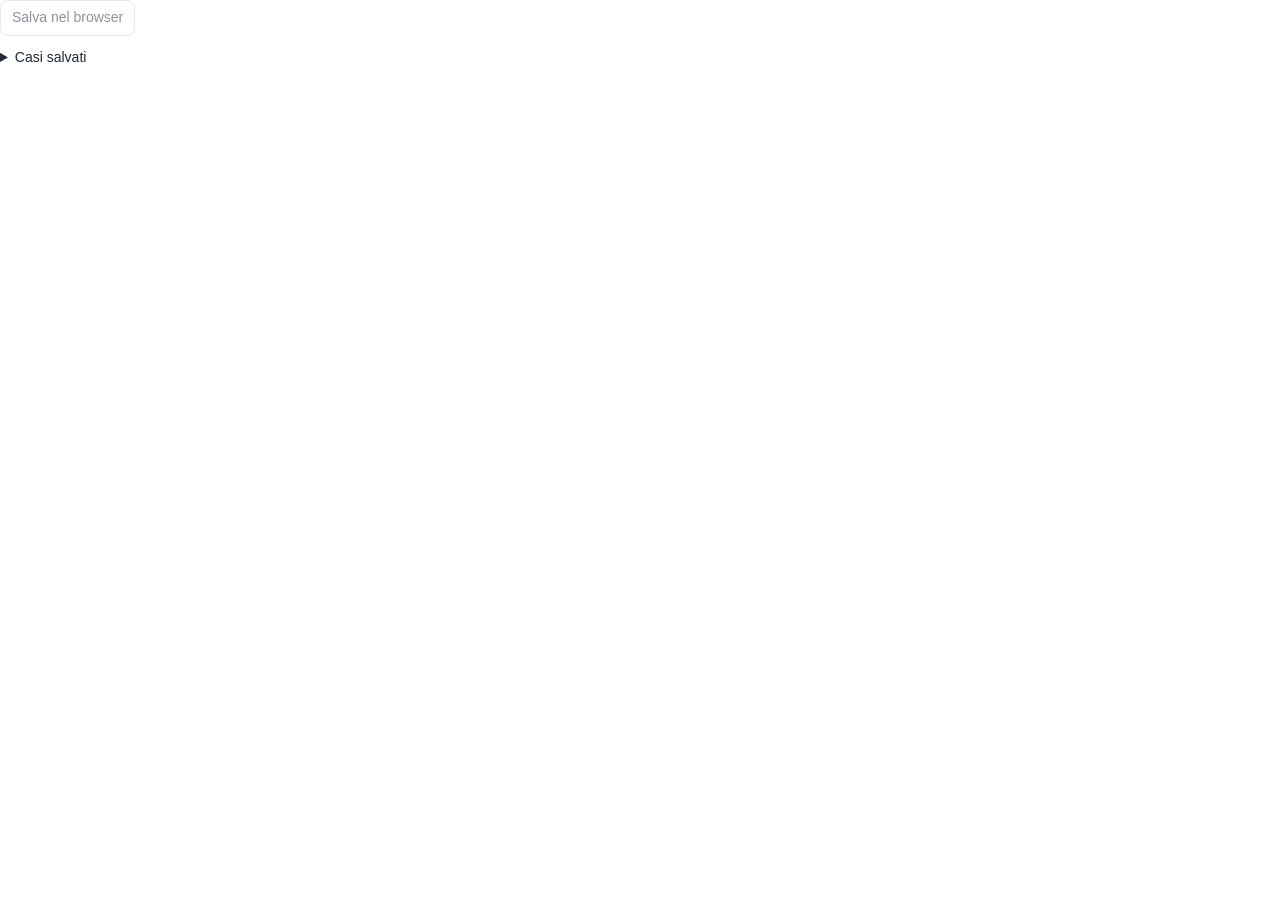
<file: app/case_browser_frontend/index.html>
<!doctype html>
<html lang="it">
<head>
  <meta charset="utf-8">
  <meta name="viewport" content="width=device-width, initial-scale=1">
  <style>
    :root { color-scheme: light; --text:#1f2937; --field:#f3f4f6; --primary:#0284c7; }
    * { box-sizing:border-box; }
    body { margin:0; color:var(--text); background:transparent; font:14px/1.4 -apple-system,BlinkMacSystemFont,"Segoe UI",sans-serif; }
    button,select { font:inherit; color:inherit; border:1px solid #80808055; border-radius:8px; padding:7px 11px; background:transparent; }
    button { cursor:pointer; }
    button:hover { border-color:var(--primary); color:var(--primary); }
    button:disabled { cursor:default; opacity:.5; }
    :focus-visible { outline:2px solid var(--primary); outline-offset:2px; }
    select { display:block; width:100%; background:var(--field); margin:6px 0 8px; }
    details { margin-top:12px; }
    summary { cursor:pointer; }
    label { display:block; margin-top:8px; }
    .note { font-size:12px; opacity:.75; margin:5px 0 8px; }
    #status { margin:6px 0 0; font-size:12px; overflow-wrap:anywhere; }
    #status:empty { display:none; }
    [hidden] { display:none!important; }
  </style>
</head>
<body>
  <div id="save-controls">
  <button id="save" type="button" disabled>Salva nel browser</button>
  <p id="replace-note" class="note" hidden>Aggiorna il salvataggio con la stessa sigla.</p>
  </div>
  <p id="status" role="status" aria-live="polite"></p>
  <details id="archive">
    <summary id="archive-title">Casi salvati</summary>
    <p id="empty" class="note">Nessun caso salvato in questo browser.</p>
    <div id="saved-controls" hidden>
      <label for="saved">Caso da aprire</label>
      <select id="saved" size="4" aria-label="Casi salvati"></select>
      <p id="version-note" class="note" hidden>Salvato con una versione diversa dell’app: verificare la stima ricalcolata.</p>
      <p class="note">L’apertura sostituisce i dati attuali.</p>
      <button id="open" type="button">Apri caso salvato</button>
    </div>
    <p class="note">Disponibili solo in questo browser e dispositivo. Cancellando i dati del sito si perdono: usa Scarica file per conservarne una copia.</p>
  </details>
  <script src="./store.js"></script>
  <script src="./main.js"></script>
</body>
</html>
</file>
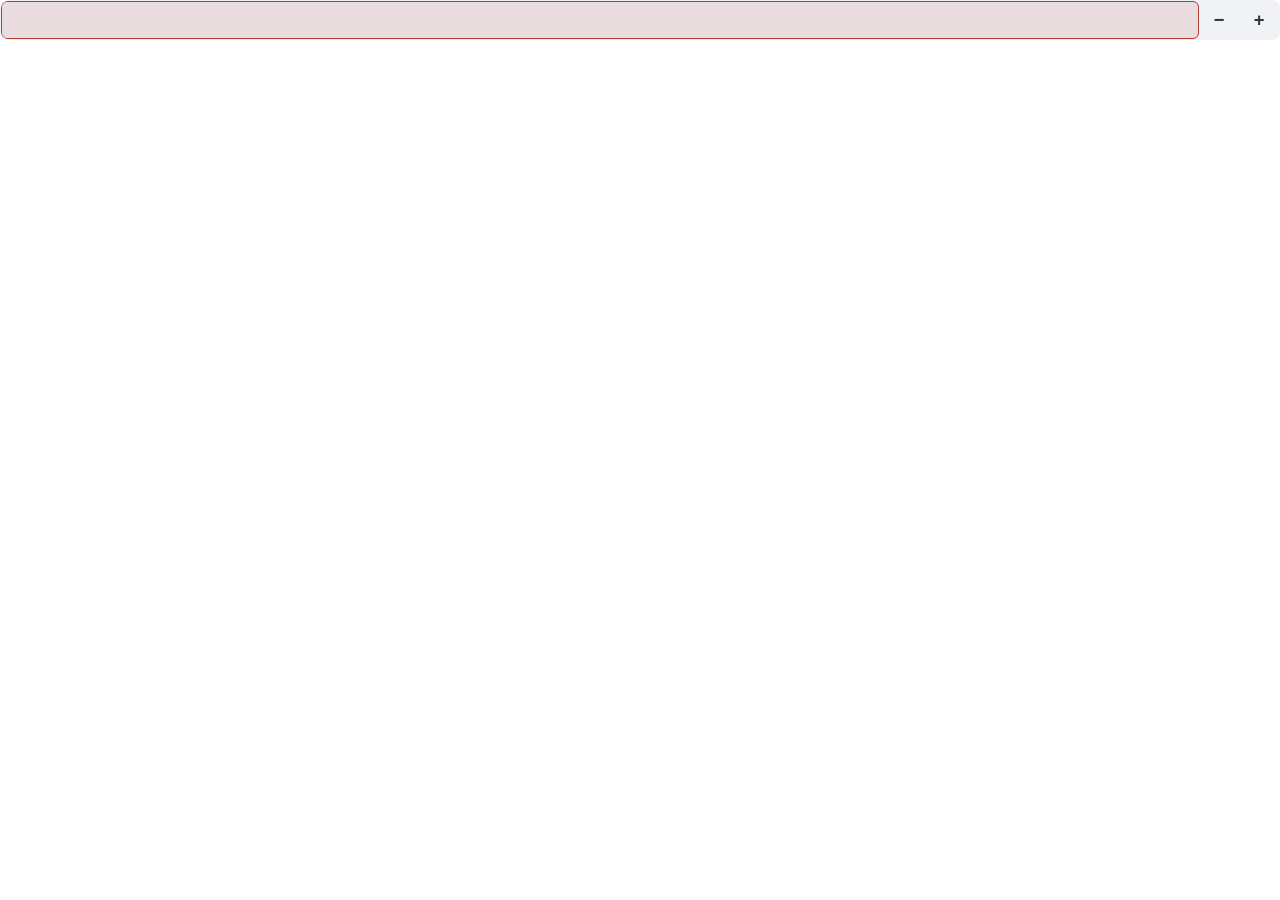
<file: app/decimal_number_input_frontend/index.html>
<!DOCTYPE html>
<html lang="it">
<head>
  <meta charset="UTF-8" />
  <meta name="viewport" content="width=device-width, initial-scale=1.0" />
  <script src="./streamlit-component-lib.js"></script>
  <script defer src="./main.js"></script>
  <link rel="stylesheet" href="./style.css" />
  <style>
    #temperature-help {
      box-sizing: border-box;
      display: none;
      flex: 0 0 24px;
      width: 24px;
      height: 100%;
      align-items: center;
      justify-content: center;
      border: 0;
      outline: none;
      background: transparent;
      color: inherit;
      padding: 0;
      margin-right: 2px;
      font: 600 0.78rem -apple-system, BlinkMacSystemFont, "Segoe UI", sans-serif;
      cursor: pointer;
      -webkit-tap-highlight-color: transparent;
      touch-action: manipulation;
    }

    .number-control.compact-mobile #temperature-help.is-visible {
      display: flex;
    }

    #temperature-help:hover:not(:disabled),
    #temperature-help:active:not(:disabled) {
      background: color-mix(in srgb, var(--text, #31333F) 8%, transparent);
    }

    #temperature-help:disabled {
      cursor: default;
      opacity: 0.32;
    }

    #temperature-help > span {
      box-sizing: border-box;
      display: inline-flex;
      width: 18px;
      height: 18px;
      align-items: center;
      justify-content: center;
      border: 1px solid color-mix(in srgb, var(--text, #31333F) 58%, transparent);
      border-radius: 50%;
      line-height: 1;
      opacity: 0.8;
    }
  </style>
</head>
<body>
  <div id="number-control" class="number-control needs-input">
    <span id="mobile-label" class="mobile-label"></span>
    <button id="temperature-help" type="button" aria-label="Informazioni sulla temperatura ambientale"><span>?</span></button>
    <input id="number-input" type="text" inputmode="decimal" autocomplete="off" />
    <span id="mobile-unit" class="mobile-unit"></span>
    <button id="number-minus" class="step-button" type="button" aria-label="Diminuisci">−</button>
    <button id="number-plus" class="step-button" type="button" aria-label="Aumenta">+</button>
    <button id="suggest-action" class="suggest-button" type="button" aria-label="Consiglia fattore di correzione"></button>
  </div>
</body>
</html>
</file>
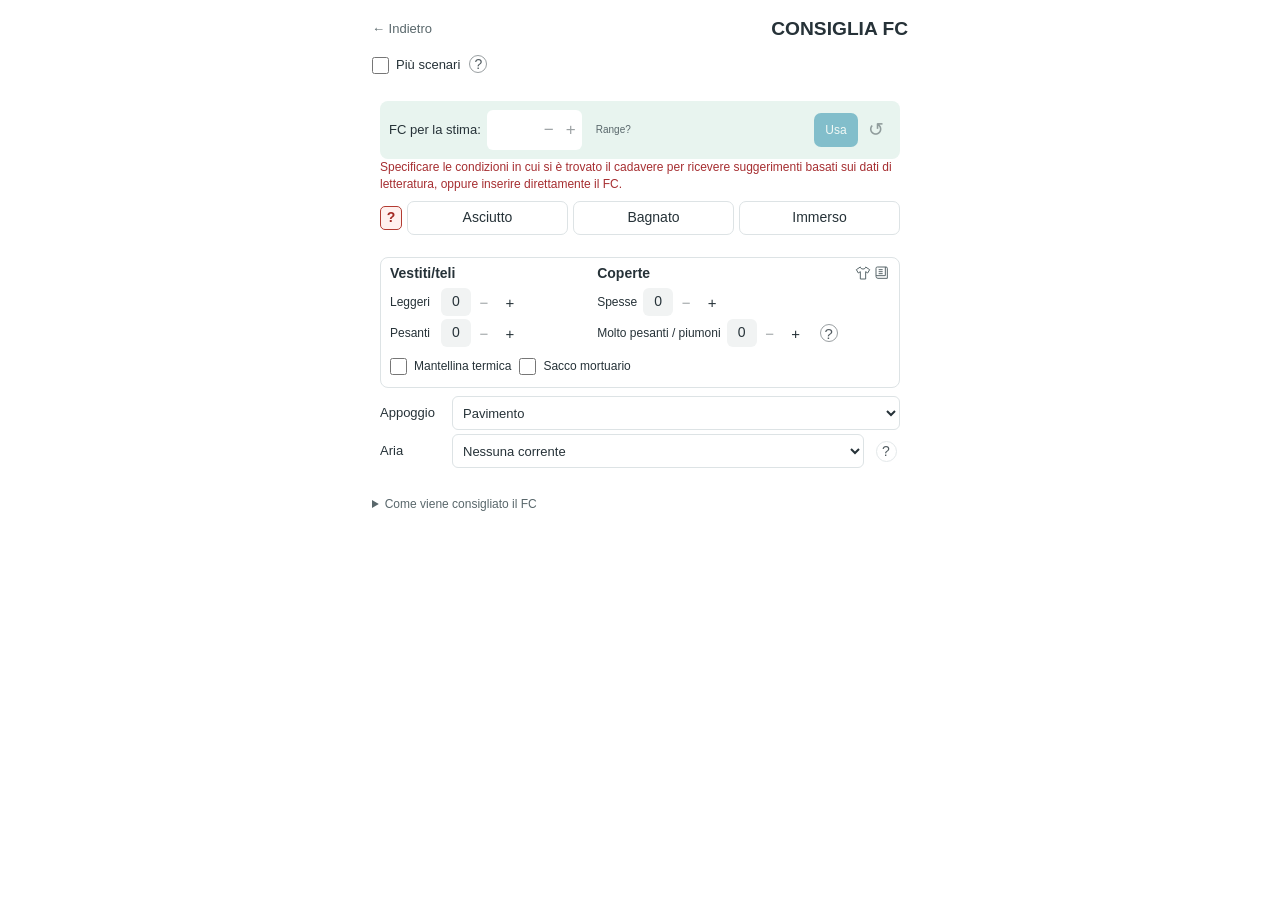
<file: app/fc_panel_frontend/index.html>
<!doctype html>
<html lang="it"><head><meta charset="utf-8"><meta name="viewport" content="width=device-width,initial-scale=1"><title>Consiglia FC</title><style>
.fc-provenance-green{color:#238044;font-weight:600}
.fc-provenance-yellow{color:#b58a11;font-weight:600}
.fc-provenance-red{color:#b6483b;font-weight:600}
#fc-provenance p{margin:.2rem 0 .4rem;font-size:.88em}
body{margin:0;background:transparent;color:light-dark(#24332c,#e8eee9)}#fc-full .case-table-scroll{overflow-x:auto;max-width:100%}
#fc-full .case-table{border-collapse:collapse;width:100%;min-width:620px;font-size:12px;text-align:left}
#fc-full .case-table th,#fc-full .case-table td{padding:6px;border:1px solid var(--fc-line);vertical-align:top;overflow-wrap:anywhere}
#fc-full .case-table th{background:var(--fc-soft);font-weight:500}
#fc-full .case-table caption{text-align:left;font-weight:500;padding:4px 0}
#fc-full .case-table th:nth-child(2){width:36%}
#fc-full .case-table td:nth-child(3){min-width:105px;font-variant-numeric:tabular-nums}
</style></head><body>
<div id="fc-full">
<!-- FC: vestizione e aria, poi appoggio, peso e arrotondamento.
Intervalli dell’app distinti dalle fonti. Componente integrato nell’app.
Formula peso: Henssge, in Madea, 3a ed., eq. 6.10, trascrizione consultata.
Coefficiente -3.24596: verificato visivamente nell’equazione 6.10 della 3a edizione (2016).
FC >= 1.40 e peso < 60 oppure > 80 kg; arrotondamento finale al più vicino 0.05.
Estensione oltre FC 3 approvata per questa prova, non validazione sperimentale. -->
<link rel="stylesheet" href="panel.css">
<script src="descriptions.js"></script>
<script src="counters.js"></script>
<script src="example_comparisons.js"></script>
<section id="suggest-page">
<div class="top"><button id="back" class="back" aria-label="Indietro">← Indietro</button><h3 id="panel-title">Consiglia FC</h3></div>
<!-- Peso del caso: sincronizzato dalla schermata principale, senza controlli modificabili qui. -->
<input id="weight" type="hidden" value="">
<div id="scenario-result" hidden><div class="scenario-totals"><div><strong>FC complessivo per la stima</strong><output id="scenario-output" aria-live="polite"></output></div><div><strong>Temperature degli scenari</strong><output id="scenario-temperature-output" aria-live="polite"></output></div></div><button id="use-scenarios">Usa</button></div>
<div class="scenario-toolbar">
<div id="scenario-help-anchor"><label class="check scenario-toggle"><input type="checkbox" id="multiple-scenarios">Più scenari</label></div>
<div id="scenario-controls" hidden><div class="scenario-tools"><span id="scenario-label">Scenari</span><div id="scenario-tabs" role="group" aria-labelledby="scenario-label"></div><button id="add-scenario" aria-label="Aggiungi scenario">+</button><button id="remove-scenario" aria-label="Rimuovi lo scenario selezionato">×</button></div></div>
</div>
<div id="scenario-editor" role="group" aria-label="Condizioni del corpo">
<div id="choice-row"><div class="choice-heading"><strong id="fc-heading">FC per la stima:</strong><span class="selected-actions"><button id="use">Usa</button><button id="restore" aria-label="Ripristina il suggerimento per queste condizioni">↺</button></span></div><div id="range-fields"><button id="expand-range" aria-label="Crea range FC" aria-controls="hi-control" aria-expanded="false">Range?</button></div></div>
<div id="fc-selection-note" aria-live="polite" hidden><span aria-hidden="true">*</span><div><div id="editable-note" hidden></div><div id="manual-state"></div></div></div>
<div id="error" class="error" role="alert"></div><div id="scenario-error" class="error" role="alert"></div>
<div class="row states" id="body-state-row" role="group" aria-label="Stato del corpo"><span class="body-state-label">Cadavere:</span><span id="body-state-required" class="state-required" aria-label="Selezionare lo stato del corpo">?</span><button data-state="Asciutto" aria-pressed="false">Asciutto</button><button data-state="Bagnato" aria-pressed="false">Bagnato</button><button data-state="Immerso" aria-pressed="false">Immerso</button></div>
<div id="environment-row"><div id="water-fields" hidden><label for="water">Acqua</label><select id="water"><option value="stagnante">Ferma</option><option value="corrente">Corrente</option></select></div>
<div id="scenario-temperature-row" hidden><div id="temperature-help-anchor"><label id="scenario-temperature-label" for="scenario-temperature">Temperatura ambientale media</label></div><div class="temperature-control"><div class="step"><input id="scenario-temperature" type="text" inputmode="decimal" aria-describedby="scenario-temperature-unit"><span id="scenario-temperature-unit">°C</span><button data-temperature="-0.1" aria-label="Riduci temperatura">−</button><button data-temperature="0.1" aria-label="Aumenta temperatura">+</button></div></div></div></div>
<div id="air-fields">
<fieldset id="coverings-box" aria-label="Indumenti e coperture">
<legend class="desktop-coverings-legend" aria-label="Indumenti e coperture"><span class="covering-icons" aria-hidden="true"><svg viewBox="0 0 24 24" fill="none" stroke="currentColor" stroke-width="1.5" stroke-linejoin="round"><path d="m8 3-6 4 3 5 3-2v11h8V10l3 2 3-5-6-4c0 4-8 4-8 0Z"/></svg><svg viewBox="0 0 24 24" fill="none" stroke="currentColor" stroke-width="1.5" stroke-linejoin="round"><path d="M5 3h13a2 2 0 0 1 2 2v15H6a3 3 0 0 1-3-3V5a2 2 0 0 1 2-2Z"/><path d="M3 16h14V3M7 7h6M7 10h6M7 13h6"/></svg></span></legend>
<div id="counts" role="group" aria-label="Vestiti e coperture"><div id="desktop-counts"></div><div id="clothing-counts"><div class="category">Vestiti/teli</div></div><div id="blanket-counts"><div class="category"><span>Coperte</span><span class="covering-icons" aria-hidden="true"><svg viewBox="0 0 24 24" fill="none" stroke="currentColor" stroke-width="1.5" stroke-linejoin="round"><path d="m8 3-6 4 3 5 3-2v11h8V10l3 2 3-5-6-4c0 4-8 4-8 0Z"/></svg><svg viewBox="0 0 24 24" fill="none" stroke="currentColor" stroke-width="1.5" stroke-linejoin="round"><path d="M5 3h13a2 2 0 0 1 2 2v15H6a3 3 0 0 1-3-3V5a2 2 0 0 1 2-2Z"/><path d="M3 16h14V3M7 7h6M7 10h6M7 13h6"/></svg></span></div></div>
<div class="conditional" id="isolation-row" hidden><label for="isolation">Sono presenti uno o più indumenti particolarmente isolanti, come capi imbottiti, molto spessi o pesantemente foderati?</label><select id="isolation"><option value="">Da precisare</option><option value="none">No</option><option value="yes">Sì</option></select></div>
<div class="conditional" id="wet-textiles-row" hidden><label for="wet-textiles">Quanto sono bagnati i tessuti sul corpo?</label><select id="wet-textiles"><option value="unknown" hidden disabled>Da precisare</option><option value="full">Fradici</option><option value="partial">Solo in parte bagnati</option></select></div>
<div class="conditional" id="feather-row" hidden><label for="feather">Piumone imbottito molto voluminoso e avvolgente?</label><select id="feather"><option value="">Da precisare</option><option value="no">No</option><option value="yes">Sì</option></select></div>
<div class="conditional" id="blanket-volume-row" hidden><label for="blanket-volume">Le coperture formano uno strato molto voluminoso?</label><select id="blanket-volume"><option value="">Da precisare</option><option value="no">No</option><option value="yes">Sì</option></select></div>
</div>
<div id="special-covers" role="group" aria-label="Coperture aggiuntive">
<label class="check"><input id="thermal-foil" type="checkbox">Mantellina termica</label>
<label class="check"><input id="body-bag" type="checkbox">Sacco mortuario</label>
</div>

<!-- Legacy fields remain synchronized for saved cases. -->
<input id="wet-clothes" type="hidden" value="unknown"><input id="wet-covers" type="hidden" value="unknown">
</fieldset>


<div class="wide"><label for="surface">Appoggio</label><select id="surface"><option value="0">Pavimento</option><option value="wood">Piano di legno</option><option value="1">Asfalto / terreno / prato</option><option value="2">Materasso / tappeto spesso</option><option value="3">Supporto molto imbottito e avvolgente (es. divano, cuscini)</option><option value="4">Cemento / pietra</option><option value="5">Piastrelle molto fredde (es. cantina, all’esterno, …)</option><option value="10">Pavimento rivestito in PVC</option><option value="metal">Piano/lastra metallica</option><option value="8">Foglie</option></select></div>
<div class="conditional" id="leaf-row" hidden><label for="leaf">Condizione delle foglie</label><select id="leaf"><option value="">Da precisare</option><option value="wet">Bagnate</option><option value="humid">Umide</option><option value="dry">Secche</option></select></div>
<div class="conditional" id="leaf-cover-row" hidden><label for="leaf-cover">Il corpo era anche coperto dalle foglie?</label><select id="leaf-cover"><option value="">Da precisare</option><option value="no">No</option><option value="yes">Sì</option></select></div>
<div class="conditional" id="metal-type-row" hidden><label for="metal-type">Tipo di superficie metallica</label><select id="metal-type"><option value="">Da precisare</option><option value="6">Lamiera/piano metallico sottile</option><option value="7">Piano metallico molto spesso</option></select></div>
<div class="conditional" id="support-soaked-row" hidden><label for="support-soaked">Appoggio abbondantemente impregnato di liquidi?</label><select id="support-soaked"><option value="unknown">Da precisare</option><option value="no">No</option><option value="yes">Sì</option></select></div>
<div class="wide" id="air-row"><label for="air">Aria</label><select id="air"><option value="still">Nessuna corrente</option><option value="continuous">Movimento continuo sul corpo</option><option value="intermittent">Movimento intermittente</option><option value="unknown" hidden disabled>Da precisare</option></select></div>
<label class="check" id="wet-case-row" hidden><input type="checkbox" id="wet-case">Pantaloni e slip fradici, pioggia, su strada o terreno</label>
</div>
</div>
<div class="summary">
<div id="conditions-summary"><strong id="conditions-title">Condizioni considerate:</strong> <div id="scenario-summary" aria-live="polite"></div></div>
<div class="hint" id="origin"></div>
<div id="detail" hidden></div>
<details id="source-panel"><summary>Come viene consigliato il FC</summary>
<div id="fc-provenance" aria-label="Origine del fattore di correzione"></div>
<strong id="source-kind"></strong>
<p id="rule-source"></p>
<p id="h08-notice" hidden></p>
<div id="source-examples" hidden><p class="hint">Esempi ricavati da casistiche della letteratura scientifica con condizioni simili:</p><ul id="example-list"></ul></div>


<div id="source-details"><span id="reference" hidden></span><p id="source-body" hidden></p><p id="source-extra" hidden></p><div id="source-full-citations"></div><p id="weight-source"></p>
</div>
<a id="open-tables" href="#tables-page">Apri le tabelle di riferimento →</a>
</details>
</div>
</section>
<script type="application/json" id="weight-data">{"columns":["4","6","8","10","20","30","40","50","60","70","80","90","100","110","120","130","140","150"],"index":[0,1,2,3,4,5,6,7,8],"data":[[1.6,1.6,1.6,1.6,1.5,1.4,1.4,1.4,1.4,1.4,1.4,1.4,1.4,1.4,1.3,1.2,1.2,1.2],[2.1,2.1,2.0,2.0,1.9,1.8,1.6,1.6,1.6,1.6,1.6,1.6,1.6,1.4,1.4,1.4,1.3,1.3],[2.7,2.7,2.6,2.5,2.3,2.2,2.1,2.0,1.8,1.8,1.8,1.8,1.6,1.6,1.6,1.5,1.4,1.4],[3.5,3.4,3.3,3.2,2.8,2.6,2.4,2.3,2.0,2.0,2.0,1.8,1.8,1.7,1.6,1.6,1.5,1.5],[4.5,4.3,4.1,3.9,3.4,3.0,2.8,2.6,2.4,2.2,2.1,2.0,1.9,1.8,1.7,1.7,1.6,1.6],[5.7,5.3,5.0,4.8,4.0,3.5,3.2,2.9,2.7,2.4,2.3,2.2,2.1,1.9,1.9,1.8,1.7,1.6],[7.1,6.6,6.2,5.8,4.7,4.0,3.6,3.2,2.9,2.6,2.5,2.3,2.2,2.1,2.0,1.9,1.8,1.7],[8.8,8.1,7.5,7.0,5.5,4.6,3.9,3.5,3.2,2.8,2.7,2.5,2.3,2.2,2.0,1.9,1.8,1.7],[10.9,9.8,8.9,8.3,6.2,5.1,4.3,3.8,3.4,3.0,2.8,2.6,2.4,2.3,2.1,2.0,1.9,1.8]]}</script>
<script>
(()=>{
const root=document.getElementById('fc-full'),q=s=>root.querySelector(s),table=JSON.parse(q('#weight-data').textContent);let state='',suggestion=null,result=null,manual=false,preset=false,applied=null,manualBase=null,manualWeightAdjusted=false,lastWeight=null,selectedBase=null,weightAdjusted=false,rangeExpanded=false,weightValue=NaN,weightDisplay=null;
const fmt=n=>n.toFixed(2);
// Quantization is an app output convention, never a change to source values.
function roundFC(v){return Number((Math.round(v*20+1e-10)/20).toFixed(2));}
function roundRange(r){return r.map(v=>roundFC(v));}
function onFCGrid(v){return Math.abs(v*20-Math.round(v*20))<1e-8;}
function normalizeChoice(){for(const id of ['lo','hi']){const el=q('#'+id),v=num(el);if(Number.isFinite(v))el.value=fmt(roundFC(v));}}
function setWeight(value){weightValue=value;weightDisplay=Number.isFinite(value)?value.toFixed(0):'';q('#weight').value=weightDisplay;}
const num=el=>{if(el.id==='weight'&&el.value===weightDisplay)return weightValue;const s=el.value.trim().replace(',','.');return /^\d+(\.\d{1,2})?$/.test(s)?Number(s):NaN;};
const specs=[['thin','Leggeri',0],['thick','Pesanti',0],['medium','Spesse',0],['heavy','Molto pesanti / piumoni',0]];
function step(id,label,value,delta,group){const wrap=document.createElement('div');wrap.id=id+'-control';wrap.className='counter';wrap.innerHTML='<label for="'+id+'">'+label+'</label><div class="step"><input id="'+id+'" type="text" inputmode="decimal" value="'+value+'"><button data-input="'+id+'" data-step="-'+delta+'" aria-label="Diminuisci '+label+'">−</button><button data-input="'+id+'" data-step="'+delta+'" aria-label="Aumenta '+label+'">+</button></div>';q(group).append(wrap);}
specs.forEach(([id,l,v],i)=>{
  step(id,l,v,1,i<2?'#clothing-counts':'#blanket-counts');q('#'+id).setAttribute('inputmode','numeric');
});
const counters=window.FCCounters({root,q,num,step,recalc});
for(const id of ['light-cover','medium','heavy']){
  const marker=document.createElement('span');marker.id=id+'-required';marker.className='cover-required';
  marker.textContent='!';marker.hidden=true;marker.setAttribute('role','status');
  marker.setAttribute('aria-label','Completa le domande sulle coperte');
  q('#'+id+'-control .step').append(marker);
}
step('lo','FC minimo','1.80',.05,'#range-fields');
step('hi','FC massimo','2.00',.05,'#range-fields');
q('label[for="lo"]').textContent='min';q('#lo').setAttribute('aria-label','FC minimo');
q('label[for="hi"]').textContent='max';q('#hi').setAttribute('aria-label','FC massimo');
for(const id of ['lo','hi']){
  const marker=document.createElement('sup');marker.id=id+'-note-marker';marker.className='fc-note-marker';
  marker.textContent='*';marker.hidden=true;marker.setAttribute('aria-hidden','true');q('#'+id+'-control').append(marker);
  q('#'+id).setAttribute('aria-describedby','fc-selection-note');
}
function temperatureValue(){const raw=q('#scenario-temperature').value.trim().replace(',','.');return /^-?\d+(\.\d{1,2})?$/.test(raw)?Number(raw):NaN;}
function waterNearZero(){const temperature=temperatureValue();return state==='Immerso'&&q('#water').value==='stagnante'&&Number.isFinite(temperature)&&temperature<=1;}
function data(){const air=q('#air').value,surface=q('#surface').value,metalType=q('#metal-type').value;return {...counters.details(),wetClothes:q('#wet-clothes').value,wetCovers:q('#wet-covers').value,thermalFoil:!!q('#thermal-foil').checked,bodyBag:!!q('#body-bag').checked,s:num(q('#thin')),p:num(q('#thick'))+Number(!!q('#body-bag').checked),m:num(q('#medium'))+Number(!!q('#thermal-foil').checked),h:num(q('#heavy')),surf:surface==='metal'?(metalType===''?null:Number(metalType)):surface==='wood'?0:Number(surface),waterNearZero:waterNearZero(),air,wind:air==='continuous',isolation:q('#isolation').value,volume:q('#blanket-volume').value,feather:q('#feather').value,leaf:q('#leaf').value,leafCover:q('#leaf-cover').value,supportSoaked:q('#support-soaked').value,wetCase:q('#wet-case').checked};}
function validCounts(c){return [c.s,c.p,c.m,c.h,...(c.garmentThin===undefined?[]:[c.garmentThin,c.garmentThick,c.teli,c.lightCover])].every(v=>Number.isInteger(v)&&v>=0&&v<=20);}
const SOURCES = {
  thermalCover: {short:'Henriksson et al., 2009 · studio su manichino, analogia per le coperture.',full:'Henriksson O, Lundgren JP, Kuklane K, Holmér I, Bjornstig U. Protection against cold in prehospital care—thermal insulation properties of blankets and rescue bags in different wind conditions. Prehosp Disaster Med. 2009;24(5):408–415. doi:10.1017/S1049023X00007238. L’assimilazione del sacco mortuario a un telo pesante e della mantellina termica a una coperta spessa sono assunzioni degli autori dell’app; lo studio non attribuisce un FC cadaverico a questi dispositivi.',url:'https://doi.org/10.1017/S1049023X00007238'},
  waterExperiments: {"short": "Henssge, Brinkmann e Püschel, 1984 · immersione in acqua quasi ferma.", "full": "Henssge C, Brinkmann B, Püschel K. Determination of time of death by measuring the rectal temperature in corpses suspended in water. Z Rechtsmed. 1984;92:255–276. doi:10.1007/BF00200284. Dati consultati in Henssge, in Madea (ed.), Estimation of the Time Since Death, 3ª ed., 2016, cap. 6.1, tab. 6.7. Le prove distinguono acqua a circa 10–20 °C e prossima a 0 °C. Riguardano corpi nudi sospesi in acqua quasi ferma; non verificano tutte le condizioni di immersione.", "url": "https://doi.org/10.1007/BF00200284"},
  flowingWater: {"short": "Henssge in Madea, 2016 · acqua corrente.", "full": "Henssge C. Basics and application of the nomogram method at the scene. In: Madea B (ed.), Estimation of the Time Since Death, 3ª ed., 2016, cap. 6.1, sezione sull’immersione. Henssge discute una prova di Brown e Marshall su un corpo molto piccolo, in acqua in movimento a circa 5 m/ora, ricondotta a un FC di circa 0.35. È un’osservazione limitata, distinta dalla serie in acqua quasi ferma della tab. 6.7; non consente di generalizzare a ogni corrente."},

  duvet: {"short": "Henssge, 1992 · coperture di piume; Madea, 2016, tab. 6.20.", "full": "Henssge C. Forensic Sci Int. 1992;54(1):51–66. doi:10.1016/0379-0738(92)90080-G. Ripreso in Henssge C. Basics and application of the nomogram method at the scene. In: Madea B (ed.), Estimation of the Time Since Death, 3ª ed., CRC Press, 2016, cap. 6.1, tab. 6.20. La tabella riporta i riferimenti 2.80 e 3.00 a 70 kg per le condizioni più isolanti con coperture di piume. Il loro uso come intervallo per la domanda dell’app è un’interpretazione dell’app.", "url": "https://doi.org/10.1016/0379-0738(92)90080-G"},
  wetNakedAccelerating: {short:'App · nudo bagnato su appoggio disperdente.',full:'Intervallo convenzionale dell’app: 0.60–0.75 per il nudo bagnato su cemento/pietra, piastrelle molto fredde o PVC, sia in aria ferma sia mobile. Nelle fonti consultate non sono state individuate indicazioni specifiche sufficienti per quantificare separatamente queste combinazioni. Il minimo 0.60 non è un limite sperimentale né deriva dai valori dell’immersione.'},
  coldWater: {"short": "Henssge, Brinkmann e Püschel, 1984 · esperimenti in acqua.", "full": "Henssge C, Brinkmann B, Püschel K. Z Rechtsmed. 1984;92(4):255–276. doi:10.1007/BF00200284. Dati consultati in Henssge C. Basics and application of the nomogram method at the scene. In: Madea B (ed.), Estimation of the Time Since Death, 3ª ed., CRC Press, 2016, cap. 6.1, tab. 6.7. Il range 0.50–1.00 per acqua stagnante prossima a 0 °C è la proposta dell’app basata sulla variabilità sperimentale; non è una nuova categoria della tabella originale. L’attivazione automatica a temperatura ≤ 1 °C è una soglia scelta per l’app.", "url": "https://doi.org/10.1007/BF00200284"},
  soakedMattress: {short:'App · imbottiture impregnate, analogia con Althaus et al., 2007.',full:'Per analogia con le foglie bagnate, nessuna maggiorazione isolante per materasso o divano impregnati. L’assimilazione non è stata verificata sperimentalmente sulle imbottiture.'},
  wetInsulation: {short:'Wang et al., 2016; Farnworth e Dolhan, 1983 · isolamento dei tessuti bagnati.',full:'Wang et al. Textile Research Journal 2016;86:57–63. doi:10.1177/0040517515580527. Farnworth e Dolhan. Heat Loss through Wet Clothing Insulation, 1983. L’isolamento dipende dall’acqua trattenuta e dallo spessore conservato. Questi studi non forniscono FC di Henssge per le coperte bagnate.',url:'https://doi.org/10.1177/0040517515580527'},
  wetMixed: {short:'App · classificazione degli strati bagnati.',full:'Due strati leggeri orientano il confronto con uno pesante, senza equivalenza fissa. È una classificazione dell’app. Riferimenti: tab. 6.8, un camice bagnato 1.00; tab. 6.18, due strati pesanti bagnati 1.10 e più di due 1.20 in aria ferma, almeno due 0.90 in aria mobile. I range intermedi sono ipotesi dell’app, non intervalli pubblicati.'},
  wetBlankets: {short:'App · coperture completamente bagnate.',full:'Nelle fonti consultate non sono state individuate indicazioni specifiche per tutte le combinazioni di coperture selezionabili. L’app le assimila alle classi di isolamento bagnato. Per coperte spesse e piumoni si usano intervalli tra i riferimenti degli strati bagnati. L’assimilazione non è dimostrata sperimentalmente. Non vengono sommati incrementi per ciascuna coperta.'},
  wetLayers: {short:'Henssge e Brinkmann, 1984 · casi 51 e 44.',full:'Stessa descrizione: indumento intimo contenitivo, pantaloni e tre camici bagnati. FC 1.10 a 69.5 kg e 1.30 a 65 kg. Questi risultati non identificano il numero di strati pesanti e non validano direttamente le coperture.'},
  wetGarments: {short:'Henssge e Brinkmann, 1984 · esperimenti con indumenti bagnati.',full:'Madea, 3ª ed., 2016, cap. 6.1, tab. 6.8, Henssge e Brinkmann, 1984: caso 41, un camice bagnato, FC 1.00; caso 42, due camici bagnati, FC 1.10. Un camice sperimentale non equivale a qualsiasi strato leggero. Il range 0.90–1.00 è una proposta dell’app.'},
  wetCasework: {"short": "Henssge et al., 2000 · casi della pratica medico-legale 15 e 22.", "full": "Henssge et al. Int J Legal Med. 2000;113(6):303–319. doi:10.1007/s004149900089. Dati consultati in Henssge C. Basics and application of the nomogram method at the scene. In: Madea B (ed.), Estimation of the Time Since Death, 3ª ed., CRC Press, 2016, cap. 6.1, tab. 6.17: caso 15, pantaloni da tuta e slip fradici, su strada, pioggia e correnti d’aria, 76 kg; caso 22, pantaloni da lavoro e slip fradici, su terreno, vento e pioggia, 93 kg. Entrambi: FC scelto 0.70, range 0.60–0.80. L’appoggio è già compreso. Sono scelte documentate in casi reali, non valori misurati sperimentalmente.", "url": "https://doi.org/10.1007/s004149900089"},
  wetSupport: {short:'Henssge · aggiustamento per appoggio; classificazione app.',full:'Con indumenti o coperture, l’app applica la correzione della tabella 6.19 a entrambi gli estremi del FC di partenza: materasso/tappeto +0.10; supporto molto imbottito +0.30 con vestizione leggera, +0.10 con isolamento maggiore; superficie accelerante −0.20 con vestizione molto leggera, −0.10 con isolamento maggiore. La traduzione dei conteggi nelle classi e l’assimilazione del PVC sono scelte dell’app, non esperimenti specifici su ogni combinazione. Per il nudo valgono riferimenti o proposte separati.'},
  pvc: {"short": "Knörle, 1991, citato in Madea, 2016 · simulatori su PVC.", "full": "Knörle T. Normierungsvarianten für die Wärmeflussmessung an einem Kunstkörper. University of Cologne, MD thesis, 1991. Citato in Henssge C. Basics and application of the nomogram method at the scene. In: Madea B (ed.), Estimation of the Time Since Death, 3ª ed., CRC Press, 2016, cap. 6.1, tab. 6.10 e riferimento 90. Simulatori nudi: esperimenti 230–232, FC 0.76, 0.76 e 0.77; riferimento approssimato nell’app 0.75. L’estensione a indumenti o corpo bagnato usa la categoria accelerante ed è un’ipotesi dell’app. Il testo integrale della tesi non è stato consultato."},
  henssge: {short:'Henssge, 1988 · tabella dei fattori empirici.', full:'Henssge C. Death time estimation in case work. I. Forensic Sci Int. 1988;38:209–236. Ripresa: Henssge in Madea, 2016, tab. 6.18.', url:'https://pubmed.ncbi.nlm.nih.gov/3192144/'},
  support: {short:'Henssge in Madea, 2016 · superfici di appoggio.', full:'Henssge, Post-mortem Body Cooling and Temperature-Based Methods, in Madea, Estimation of the Time Since Death, 3ª ed., 2016, tab. 6.19. Per il corpo nudo, i valori con +/− nell’originale sono interpretati come FC complessivi, non come incrementi o decrementi, in accordo con gli esempi di Henssge. Confronto con il testo del cap. 6.1 e con gli esempi delle tab. 6.10, 6.17 e 6.21.'},
  wet: {short:'Henssge e Brinkmann, 1984 · casi 50 e 52.', full:'Henssge C, Brinkmann B. Todeszeitbestimmung aus der Rektaltemperatur. Arch Kriminol. 1984;174:96–112. Madea, 3ª ed., 2016, cap. 6.1, tab. 6.8: ambiente chiuso, aria ferma, superficie corporea bagnata; caso 52: 65 kg, FC 0.75; caso 50: 45 kg, FC 0.77.'},
  clothes: {"short": "Henssge e Madea, 1988, citati in Madea, 2016 · indumenti e coperture.", "full": "Henssge C, Madea B. Methoden zur Bestimmung der Todeszeit an der Leiche. Lübeck: Schmidt-Römhild; 1988. Citato in Henssge C. Basics and application of the nomogram method at the scene. In: Madea B (ed.), Estimation of the Time Since Death, 3ª ed., CRC Press, 2016, cap. 6.1, tab. 6.4–6.6. La tab. 6.4 cita anche Stipanits e Henssge, Beitr Gerichtl Med. 1985;43:323–329. I casi individuali sono esperimenti su cadaveri; non convertono ogni indumento in un incremento fisso."},
  leaves: {"short": "Althaus et al., 2007 · prove su simulatori con foglie.", "full": "Althaus L, Stückradt S, Henssge C, Bajanowski T. Cooling experiments using dummies covered by leaves. Int J Legal Med. 2007;121(2):112–114. doi:10.1007/s00414-006-0108-8. Prove su simulatori: appoggio di circa 2 cm, FC 1.0 con foglie bagnate, 1.3 umide, 1.5 secche; con una copertura aggiuntiva di circa 10 cm, FC 1.8–2.7. Dati riportati anche in Madea, 3ª ed., 2016, cap. 6.1, tab. 6.11–6.12.", "url": "https://doi.org/10.1007/s00414-006-0108-8"},
  metal: {"short": "Knörle, 1991, citato in Madea, 2016 · simulatori su acciaio.", "full": "Knörle T. Normierungsvarianten für die Wärmeflussmessung an einem Kunstkörper. University of Cologne, MD thesis, 1991. Citato in Henssge C. Basics and application of the nomogram method at the scene. In: Madea B (ed.), Estimation of the Time Since Death, 3ª ed., CRC Press, 2016, cap. 6.1, tab. 6.10 e riferimento 90. Simulatore su acciaio appoggiato a calcestruzzo: esperimenti 290–292, FC 0.55, 0.54, 0.53. Non sono valori trasferibili a ogni piano metallico. Il testo integrale della tesi non è stato consultato."},
  casework: {"short": "Henssge et al., 2000 · casi della pratica medico-legale.", "full": "Henssge et al. Experiences with a compound method for estimating the time since death. I. Rectal temperature nomogram for time since death. Int J Legal Med. 2000;113(6):303–319. doi:10.1007/s004149900089. Dati consultati in Henssge C. Basics and application of the nomogram method at the scene. In: Madea B (ed.), Estimation of the Time Since Death, 3ª ed., CRC Press, 2016, cap. 6.1, tab. 6.17 e 6.21. Il FC è scelto valutando la scena. Caso 6: due coperte molto spesse, circa 30 cm complessivi, persona vestita sul letto; FC centrale 2.40, range iniziale 2.00–2.80, adattato a 1.80–2.50 per 89 kg. L’indagine non verificò i tempi di morte della coppia 6/7. Il caso 33 presenta ipertermia e mancato utilizzo del metodo, come precisato nella scheda.", "url": "https://doi.org/10.1007/s004149900089"},
  weight: {"short": "Henssge, 1992 · adattamento al peso.", "full": "Henssge C. Rectal temperature time of death nomogram: dependence of corrective factors on the body weight under stronger thermic insulation conditions. Forensic Sci Int. 1992;54(1):51–66. doi:10.1016/0379-0738(92)90080-G. Formula consultata in Henssge C. Basics and application of the nomogram method at the scene. In: Madea B (ed.), Estimation of the Time Since Death, 3ª ed., CRC Press, 2016, cap. 6.1, eq. 6.10; coefficiente -3.24596 verificato sulla pagina. Nell’app è applicata da FC 1.40 per peso inferiore a 60 o superiore a 80 kg. Sotto 1.40, incluso 1.35, nessun adattamento. Arrotondamento finale al multiplo di 0.05 più vicino; a metà passo si arrotonda in aumento.", "url": "https://doi.org/10.1016/0379-0738(92)90080-G"}
};
const RULES = [
  {id:'dry-naked', label:'Asciutto, nudo, piano neutro', values:'Aria ferma 1.00; corrente 0.75', kind:'Tabella Henssge', sources:['henssge'], match:c=>c.state==='Asciutto'&&c.s+c.p===0, range:c=>c.wind?[.75,.75]:[1,1]},
  {id:'dry-one-thin', label:'Asciutto, 1 sottile', values:'Aria ferma 1.10; corrente 0.90', kind:'Tabella Henssge', sources:['henssge'], match:c=>c.state==='Asciutto'&&c.s===1&&c.p===0, range:c=>c.wind?[.9,.9]:[1.1,1.1]},
  {id:'dry-two-thin', label:'Asciutto, 2 leggeri, aria ferma', values:'1.10 - 1.20', kind:'Tabella Henssge', sources:['henssge'], note:'Per due strati leggeri asciutti, in aria ferma, la tabella di Henssge indica un FC di 1.10–1.20.', match:c=>c.state==='Asciutto'&&!c.wind&&c.s===2&&c.p===0, range:()=>[1.1,1.2]},
  {id:'dry-two-thin-wind', label:'Asciutto, 2 leggeri, aria mobile', values:'0.90', kind:'Tabella Henssge', sources:['henssge'], match:c=>c.state==='Asciutto'&&c.wind&&c.s===2&&c.p===0, range:()=>[.9,.9]},
  {id:'dry-three-thin', label:'Asciutto, 3 sottili', values:'1.20 - 1.30', kind:'Tabella Henssge', sources:['henssge'], note:'Per tre strati leggeri asciutti, in aria ferma, la tabella di Henssge indica un FC di 1.20–1.30.', match:c=>c.state==='Asciutto'&&c.s===3&&c.p===0, range:()=>[1.2,1.3]},
  {id:'dry-four-thin', label:'Asciutto, 4 sottili', values:'1.30', kind:'Tabella Henssge', sources:['henssge'], match:c=>c.state==='Asciutto'&&c.s===4&&c.p===0, range:()=>[1.3,1.3]},
  {id:'dry-thick', label:'Asciutto, 1–2 spessi, nessun sottile', values:'1.20', kind:'Tabella Henssge', sources:['henssge'], match:c=>c.state==='Asciutto'&&c.s===0&&c.p>=1&&c.p<=2, range:()=>[1.2,1.2]},
  {id:'dry-mixed', label:'Asciutto, 1–2 spessi + 1–2 sottili', values:'1.20 - 1.40', kind:'Ragionamento dell’app', sources:['henssge','clothes'], note:'Intervallo proposto fra strati spessi e abbigliamento multistrato.', match:c=>c.state==='Asciutto'&&c.p>=1&&c.p<=2&&c.s>=1&&c.s<=2, range:()=>[1.2,1.4]},
  {id:'dry-many', label:'Asciutto, molti strati ordinari', values:'1.40 - 1.60', kind:'Ragionamento dell’app', sources:['henssge','clothes'], note:'L’app amplia a 1.60 il riferimento 1.40 della tabella di Henssge per numerosi strati ordinari.', match:c=>c.state==='Asciutto'&&isMany(c)&&c.isolation==='none', range:()=>[1.4,1.6]},
  {id:'dry-insulating', label:'Asciutto, molti strati con elementi particolarmente isolanti', values:'1.40 - 1.80', kind:'Ragionamento dell’app', sources:['henssge','clothes'], note:'Intervallo per indumenti multistrato particolarmente isolanti; adattabile in base ai capi effettivi.', match:c=>c.state==='Asciutto'&&isMany(c)&&c.isolation==='yes', range:()=>[1.4,1.8]},
  {id:'wet-naked-still', label:'Bagnato, nudo, aria ferma, piano neutro', values:'0.75 - 0.77', kind:'Studio sperimentale', sources:['wet'], note:'Intervallo fra due valori sperimentali; non è un intervallo di confidenza.', match:c=>c.state==='Bagnato'&&!c.wind&&c.s+c.p===0, range:()=>[.75,.77]},
  {id:'wet-one-thin-still', label:'Bagnato, un leggero, aria ferma', values:'0.90 - 1.00', kind:'Ragionamento dell’app', sources:['wetGarments'], note:'L’app propone un intervallo tenendo conto del valore 1.00 osservato con un singolo camice bagnato negli esperimenti descritti da Henssge.', match:c=>c.state==='Bagnato'&&!c.wind&&c.s===1&&c.p===0, range:()=>[.9,1]},
  {id:'wet-thin-wind', label:'Bagnato, nudo o 1–2 sottili, corrente', values:'0.70', kind:'Tabella Henssge', sources:['henssge','wet'], match:c=>c.state==='Bagnato'&&c.wind&&c.p===0&&c.s<=2, range:()=>[.7,.7]},
  {id:'wet-thick-wind', label:'Bagnato, almeno 2 spessi, corrente', values:'0.90, anche con leggeri ordinari, senza coperte', kind:'Tabella Henssge', sources:['henssge','wet'], match:c=>c.state==='Bagnato'&&c.wind&&c.p>=2, range:()=>[.9,.9]},
  {id:'wet-mixed-wind', label:'Bagnato, un pesante o almeno tre leggeri, corrente', values:'0.70 - 0.90', kind:'Ragionamento dell’app', sources:['henssge','wetMixed'], match:c=>c.state==='Bagnato'&&c.wind&&(c.p===1||(c.p===0&&c.s>=3)), range:()=>[.7,.9]},
  {id:'wet-two-light', label:'Bagnato, due leggeri, aria ferma', values:'1.00 - 1.10', kind:'Ragionamento dell’app', sources:['wetGarments','wetMixed'], match:c=>c.state==='Bagnato'&&!c.wind&&c.p===0&&c.s===2, range:()=>[1,1.10]},
  {id:'wet-one-heavy', label:'Bagnato, un pesante, aria ferma', values:'1.00 - 1.10', kind:'Ragionamento dell’app', sources:['wetMixed'], match:c=>c.state==='Bagnato'&&!c.wind&&c.p===1&&c.s===0, range:()=>[1,1.1]},
  {id:'wet-three-light-equivalent', label:'Bagnato, tre leggeri oppure un pesante e un leggero, aria ferma', values:'1.00 - 1.10', kind:'Ragionamento dell’app', sources:['wetMixed'], match:c=>c.state==='Bagnato'&&!c.wind&&((c.p===0&&c.s===3)||(c.p===1&&c.s===1)), range:()=>[1,1.1]},
  {id:'wet-four-light-equivalent', label:'Bagnato, quattro leggeri oppure un pesante e due leggeri, aria ferma', values:'1.00 - 1.10', kind:'Ragionamento dell’app', sources:['wetMixed'], match:c=>c.state==='Bagnato'&&!c.wind&&((c.p===0&&c.s===4)||(c.p===1&&c.s===2)), range:()=>[1,1.1]},
  {id:'wet-mixed-substantial', label:'Bagnato, almeno cinque leggeri o vestizione mista consistente, aria ferma', values:'1.10 - 1.20', kind:'Ragionamento dell’app', sources:['wetMixed'], match:c=>c.state==='Bagnato'&&!c.wind&&((c.p===0&&c.s>=5)||(c.p===1&&c.s>=3)||(c.p===2&&c.s>=1)), range:()=>[1.1,1.2]},
  {id:'wet-mixed-heavy', label:'Bagnato, almeno tre pesanti e leggeri, aria ferma', values:'1.20', kind:'Ragionamento dell’app', sources:['henssge','wetLayers'], match:c=>c.state==='Bagnato'&&!c.wind&&c.p>=3&&c.s>=1, range:()=>[1.2,1.2]},
  {id:'wet-two-thick', label:'Bagnato, 2 spessi, aria ferma', values:'1.10, senza altri strati o coperte', kind:'Tabella Henssge', sources:['henssge','wet'], match:c=>c.state==='Bagnato'&&!c.wind&&c.p===2&&c.s===0, range:()=>[1.1,1.1]},
  {id:'wet-many-thick', label:'Bagnato, più di 2 spessi, aria ferma', values:'1.20', kind:'Tabella Henssge', sources:['henssge','wetLayers'], match:c=>c.state==='Bagnato'&&!c.wind&&c.p>2&&c.s===0, range:()=>[1.2,1.2]}
];
function isMany(c){return c.p>=3||(c.p>=1&&c.s>=3)||(c.p===0&&c.s>=5);}
function decision(id,range,kind,summary,sources,detail='',reference=null){return {id,range,kind,summary,sources,detail,reference:reference||(range?rangeText(range):'Non definito')};}
function rangeText(range){return range[0]===range[1]?fmt(range[0]):range.map(fmt).join(' - ');}
function pending(reason,sources=['henssge'],reference='Non definito'){return decision('manual',null,'Valutazione manuale',reason,sources,'Inserire entrambi gli estremi. Non viene usata una formula sostitutiva.',reference);}
function wetCoverExplanation(c,extended=false){
  const basis=extended
    ? 'Per le coperture umide, parzialmente bagnate o di condizioni incerte, questa app propone un range tra i riferimenti del bagnato e dell’asciutto.'
    : 'Per le coperte fradicie, questa app propone un range basato sui riferimenti degli strati bagnati.';
  return basis+' Alcuni materiali possono conservare parte dell’isolamento anche da bagnati, ma mancano dati specifici per quantificarlo nelle coperte. L’operatore può perfezionare il range in base al caso.';
}
function wetBlanketDecision(c){
  const substantial=c.h>0||c.m>=2||c.p>=1||c.s>=2;
  const range=c.wind?(c.p>=2?[.9,.9]:[.7,.9]):substantial?[1.1,1.2]:[1,1.1];
  return decision('wet-blanket'+(c.wind?'-wind':'-still'),range,'Ragionamento dell’app','Coperture completamente impregnate d’acqua.',['henssge','wetGarments','wetBlankets','wetLayers'],wetCoverExplanation(c));
}
// Extend an already classified wet configuration; count its supporting base once.
function clothedSupportDelta(c){
  const thick=c.p>0||c.s>=3||c.m+c.h>0;
  if(c.surf<=1||c.surf===6)return 0;
  if(c.surf===2)return .10;
  if(c.surf===3)return thick?.10:.30;
  if([4,5,10].includes(c.surf))return thick?-.10:-.20;
  if(c.surf===8)return c.leaf==='wet'?0:c.leaf==='humid'?.10:c.leaf==='dry'?(thick?.10:.30):null;
  return null;
}
function supportAdjustmentNote(c,range,delta){
  return 'Dopo aver considerato gli indumenti, le coperture e le correnti d’aria, l’app applica '+(delta>=0?'+':'−')+fmt(Math.abs(delta))+' a entrambi gli estremi per la superficie di appoggio. La correzione per l’appoggio segue la tabella di Henssge.';
}
function shiftedSupport(c,base){
  if(base.id==='feather-duvet'&&c.surf===2)return decision('feather-duvet-mattress',[base.range[0],base.range[1]+.1],'Ragionamento dell’app','Piumone di piume su materasso.',[...base.sources,'support'],'L’app mantiene il minimo del piumone di piume e aumenta il massimo di 0.10 per l’appoggio isolante. Questa combinazione non ha un intervallo specifico nelle fonti consultate.');
  const target=clothedSupportDelta(c);
  if(target===null)return pending('Precisare la superficie di appoggio.',['support']);
  const included=base.referenceSurface===2?.1:0,delta=target-included;
  if(!delta&&base.referenceSurface===undefined&&c.surf<=1)return base;
  const tabulated=base.kind==='Tabella Henssge'&&c.state==='Asciutto'&&[2,3,4,5].includes(c.surf)&&!c.bodyBag&&!c.thermalFoil;
  let detail=tabulated?'Il FC previsto dalla tabella di Henssge per gli strati presenti è '+rangeText(base.range)+'. '+supportAdjustmentNote(c,base.range,delta):[base.detail,supportAdjustmentNote(c,base.range,delta)].filter(Boolean).join(' ');
  let limited=false;
  if(c.surf===3)detail+=' Con più isolamento degli indumenti, la maggiorazione indicata nella tabella di Henssge scende da +0.30 a +0.10: il passaggio di categoria può ridurre il suggerimento.';
  if(c.surf===8)detail='L’app assimila le foglie '+(c.leaf==='humid'?'umide al materasso':c.leaf==='dry'?'secche a un supporto molto imbottito':'bagnate a un appoggio neutro')+' e applica '+(delta>=0?'+':'−')+fmt(Math.abs(delta))+' a entrambi gli estremi. Questa combinazione con indumenti o coperture non è stata verificata direttamente negli esperimenti sulle foglie.';
  if(included)detail=delta===0?'Il range di confronto comprende già il letto: l’app non aggiunge una seconda maggiorazione per l’appoggio. Gli estremi sono adattabili dall’operatore.':'Il caso della pratica medico-legale comprende già il letto. Per confrontarlo con l’appoggio selezionato, l’app sostituisce la maggiorazione del letto con quella del nuovo supporto, modificando entrambi gli estremi di '+(delta>0?'+':'−')+fmt(Math.abs(delta))+'.';
  let range=base.range.map(v=>Number((v+delta).toFixed(4)));
  if(delta<0){
    const naked=evaluateFixedAir({...c,s:0,p:0,m:0,h:0,wetCase:false});
    if(naked.range){
      const floor=naked.range[0];
      if(range.some(v=>v<floor-1e-8)){limited=true;detail+=' L’app non scende sotto il minimo previsto per il corpo nudo nelle stesse condizioni.';}
      range=range.map(v=>Math.max(v,floor));
    }
  }
  if(tabulated)detail+=' Il FC risultante è '+rangeText(range)+'.';
  return decision(base.id+'-support',range,tabulated&&!limited?'Tabella Henssge':'Ragionamento dell’app','Intervallo adattato alla superficie di appoggio.',[...base.sources,'support',...(c.surf===8?['leaves']:[]),...(c.surf===10?['pvc']:[])],detail);
}
function wetSupportDecision(c,base){
  if(!base.range)return base;
  const naked=c.s+c.p+c.m+c.h===0;
  if([2,3].includes(c.surf)){
    if(!['yes','no'].includes(c.supportSoaked))return pending('Precisare se l’appoggio è impregnato di liquidi.',['support','leaves']);
    if(c.supportSoaked==='yes')return decision(base.id+'-soaked',base.range,'Ragionamento dell’app','Appoggio impregnato: nessuna maggiorazione isolante.',[...base.sources,'leaves','soakedMattress'],'L’app non aggiunge l’effetto isolante delle imbottiture impregnate, per analogia con gli esperimenti sulle foglie bagnate. Questa assimilazione non è verificata per le imbottiture; il range è adattabile dall’operatore.');
  }
  if(!naked)return shiftedSupport(c,base);
  if([4,5,10].includes(c.surf))return decision('wet-naked-accelerating',[.6,.75],'Ragionamento dell’app','Corpo bagnato su superficie disperdente.',['wet','support','wetNakedAccelerating',...(c.surf===10?['pvc']:[])],'L’app propone un intervallo considerando il corpo nudo bagnato e l’effetto accelerante dell’appoggio. Il minimo 0.60 è una scelta dell’app, non un valore sperimentale per questa combinazione.');
  const range=c.surf===2?(c.wind?[.7,.95]:[.75,.95]):c.surf===3?(c.wind?[.7,1.05]:[.75,1.05]):null;
  if(!range)return pending('Combinazione da precisare.',['wet','support']);
  return decision('wet-naked-isolating',range,'Ragionamento dell’app','Corpo bagnato su superficie isolante.',['wet','support'],'Il minimo considera il corpo nudo bagnato nelle condizioni d’aria selezionate. Il massimo considera la possibile persistenza dell’isolamento dell’appoggio; questa combinazione non è quantificata direttamente nelle fonti.');
}
function blanketDecision(c){
  const n=c.m+c.h,clothed=c.s+c.p>0;
  if(c.state==='Bagnato')return wetBlanketDecision(c);
  if(c.h>0){
    if(!['no','yes'].includes(c.feather))return pending('Precisare il tipo di piumone.',['henssge','weight']);
    if(c.feather==='yes')return decision('feather-duvet',[2.8,3],'Ragionamento dell’app','Piumone di piume molto voluminoso e avvolgente.',['duvet'],'Intervallo proposto sulla base della categoria “piumone di piume” di Henssge. Adattabile dall’operatore in base all’isolamento effettivo.');
  }
  if(n>1){
    if(!['no','yes'].includes(c.volume))return pending('Precisare il volume delle coperture.',['henssge','casework']);
    if(c.volume==='yes'){
      const r=decision('blankets-voluminous',clothed?[2,2.8]:[1.8,2.8],'Ragionamento dell’app','Coperture sovrapposte molto voluminose.',['henssge','casework'],clothed?'L’app riprende il range del caso con due coperte molto spesse e indumenti, già comprensivo del letto. L’operatore può adattarlo al volume effettivo delle coperture.':'L’app considera il riferimento della coperta spessa e il caso della pratica medico-legale con coperture molto voluminose sul letto. L’estensione al corpo senza indumenti è un ragionamento dell’app.');
      // The whole-case analogy is evaluated on a bed; another support replaces its allowance.
      r.referenceSurface=2;return r;
    }
    return decision('blankets-ordinary',[1.8,2.4],'Ragionamento dell’app','Coperture sovrapposte.',['henssge'],'L’app propone un intervallo tenendo conto dei valori riportati nelle tabelle di Henssge per le coperture spesse e per l’associazione tra coperte e indumenti.');
  }
  if(c.h===1)return decision('heavy-blanket',clothed?[1.8,2.4]:[1.8,2.2],'Ragionamento dell’app','Copertura molto pesante.',['henssge','clothes'],'L’app considera la categoria della coperta spessa e i dati sperimentali sulle coperture più isolanti. Gli estremi sono adattabili al piumone e agli indumenti effettivamente presenti.');
  return decision('thick-blanket',clothed?[1.8,2.4]:[1.8,1.8],clothed?'Ragionamento dell’app':'Tabella Henssge','Coperta spessa.',['henssge'],clothed?'L’app propone un intervallo tenendo conto dei valori riportati nelle tabelle di Henssge per le coperture spesse e per l’associazione tra coperte e indumenti. Gli estremi sono adattabili al numero e al tipo degli strati.':'Valore riportato nella tabella di Henssge per una coperta spessa che copre il tronco inferiore.');
}
function leavesDecision(c){
  if(!['wet','humid','dry'].includes(c.leaf))return pending('Precisare la condizione delle foglie.',['leaves','support']);
  if(!['no','yes'].includes(c.leafCover))return pending('Precisare se il corpo era anche coperto dalle foglie.',['leaves','support']);
  if(c.leafCover==='yes'){
    const exactDry=c.leaf==='dry'&&c.state==='Asciutto'&&!c.wind&&c.s+c.p+c.m+c.h===0;
    return decision(
      'covered-by-leaves',
      [2.7,2.7],
      exactDry?'Dati sperimentali':'Riferimento sperimentale da adattare',
      'Corpo adagiato e coperto da foglie.',
      ['leaves','support'],
      'Negli esperimenti su simulatori: FC 1.8–2.7 con circa 2 cm di foglie sotto e 10 cm sopra. L’app propone 2.70 per foglie secche, da adattare a umidità, spessore e condizioni effettive.'
    );
  }
  const base=evaluateFixedAir({...c,surf:0});
  if(!base.range)return base;
  const naked=c.s+c.p+c.m+c.h===0;
  if(c.leaf==='wet')return decision(base.id+'-wet-leaves',base.range,'Ragionamento dell’app','Appoggio di foglie bagnate.',[...base.sources,'leaves'],'Con circa 2 cm di foglie bagnate sotto il simulatore: FC 1.0. L’app considera questo appoggio termicamente indifferente, senza aggiungere isolamento.');
  if(!naked&&c.state==='Asciutto'&&!c.wind&&c.m+c.h===0){
    const leafBase=c.leaf==='dry'?1.5:1.3;
    const range=[Math.max(leafBase,base.range[0]),leafBase+base.range[1]-1];
    return decision('dry-clothed-leaves',range,'Ragionamento dell’app','Corpo vestito appoggiato sulle foglie.',[...base.sources,'leaves','support'],'L’app considera il riferimento del corpo nudo sulle foglie e quello della vestizione su un appoggio indifferente. Mantiene almeno il maggiore dei due minimi e amplia il massimo considerando l’isolamento degli indumenti. La combinazione non è stata verificata direttamente negli esperimenti sulle foglie.');
  }
  if(!naked)return shiftedSupport(c,blanketOrClothingBase(c));
  const dry=c.leaf==='dry';
  if(c.state==='Asciutto'&&!c.wind)return decision('naked-leaves',dry?[1.5,1.5]:[1.3,1.3],'Tabella Henssge','Corpo nudo su foglie '+(dry?'secche.':'umide.'),['support','leaves'],'Con circa 2 cm di foglie '+(dry?'secche: FC 1.5.':'umide: FC 1.3.')+' Dati sperimentali su simulatori, riferiti al solo appoggio.');
  const range=c.state==='Asciutto'?[.75,dry?1.5:1.3]:c.wind?[.7,dry?1.2:1]:[.75,dry?1.25:1.05];
  const detail=c.state==='Asciutto'?'Intervallo suggerito tenendo conto dei valori per il corpo nudo esposto a correnti d’aria e per il corpo su superficie isolante senza correnti d’aria. Adattabile dall’operatore.':'Il minimo riprende il riferimento del corpo nudo bagnato. Il massimo considera la possibile persistenza dell’effetto isolante documentato per le foglie; questa combinazione non è stata verificata sperimentalmente.';
  return decision('naked-leaves-range',range,'Ragionamento dell’app','Intervallo per il corpo nudo appoggiato sulle foglie.',[...base.sources,'support','leaves'],detail);
}
function blanketOrClothingBase(c){
  if(c.m+c.h>0)return blanketDecision(c);
  const matches=RULES.filter(rule=>rule.match(c));
  if(matches.length>1)throw Error('Regole sovrapposte: '+matches.map(r=>r.id));
  if(!matches.length)return pending(isMany(c)&&c.state==='Asciutto'?'Precisare la presenza di capi particolarmente isolanti.':'Combinazione da precisare.',c.state==='Bagnato'?['wet']:['henssge','clothes']);
  const rule=matches[0],r=decision(rule.id,rule.range(c),rule.kind,rule.note||'Suggerimento per la configurazione selezionata.',rule.sources,rule.note||'Fattore di correzione indicato nella tabella riepilogativa degli studi di Henssge, in base a indumenti, coperture, condizioni del corpo e movimento dell’aria o dell’acqua.');
  if(rule.id==='dry-three-thin'&&c.wind){r.kind='Ragionamento dell’app';r.detail='L’app mantiene per tre strati leggeri asciutti esposti a correnti d’aria il FC di 1.20–1.30 previsto per l’aria ferma. Questa estensione è un ragionamento dell’app.';}
  if(rule.id==='wet-naked-still')r.detail='Intervallo tra due risultati sperimentali per il corpo nudo bagnato, senza correnti d’aria. I valori osservati sono 0.75 e 0.77; non costituiscono un intervallo di confidenza.';
  if(rule.sources.includes('wetMixed')&&!c.wind)r.detail='Il range colloca la combinazione tra i riferimenti disponibili per gli strati bagnati. Due leggeri orientano il confronto con un pesante, senza equivalenza fissa.';
  if(rule.id==='wet-mixed-wind')r.detail='L’app propone l’intervallo fra i riferimenti per scarsa protezione e per almeno due strati pesanti bagnati, esposti a correnti d’aria. Questa combinazione non è riportata nella tabella di Henssge.';
  if(rule.id==='wet-thick-wind'&&c.s>0){r.kind='Ragionamento dell’app';r.detail='L’app mantiene il valore riportato nella tabella di Henssge per almeno due strati pesanti bagnati esposti a correnti d’aria. L’estensione agli ulteriori strati leggeri selezionati è un ragionamento dell’app.';}
  if(['wet-many-thick','wet-mixed-heavy'].includes(rule.id))r.detail='La tabella indica 1.20 per più di due strati pesanti bagnati. Ulteriori strati non comportano aumenti automatici.';
  if(rule.id==='dry-insulating')r.detail='L’app parte dalla categoria dei numerosi strati descritta nella tabella di Henssge e considera gli esperimenti sull’abbigliamento più isolante. Il range viene ampliato in presenza di uno o più indumenti particolarmente isolanti.';
  if(rule.id==='dry-mixed')r.detail='';
  return r;
}
function evaluateFixedAir(c){
  if(c.state==='Immerso'){
    if(c.water==='stagnante'&&c.waterNearZero===true)return decision('water-cold-still',[.5,1],'Ragionamento dell’app','Acqua stagnante prossima a 0 °C.',['henssge','coldWater'],'Vicino a 0 °C, gli esperimenti di Henssge mostrano una maggiore variabilità del raffreddamento, probabilmente perché il tessuto adiposo sottocutaneo molto freddo riduce la dispersione del calore dal nucleo corporeo. La temperatura dell’acqua va usata come temperatura ambientale.');
    return decision('water',c.water==='corrente'?[.35,.35]:[.5,.5],'Tabella Henssge','Immersione continua.',['henssge'],'Valore riportato nella tabella di Henssge per l’immersione in acqua '+(c.water==='corrente'?'corrente':'stagnante')+'. La temperatura dell’acqua va usata come temperatura ambientale.');
  }
  if(!validCounts(c))return pending('Correggere i conteggi.');
  if(c.surf===null)return pending('Precisare il tipo di superficie metallica.',['metal','support']);
  if(c.surf===9)return evaluateFixedAir({...c,surf:8,leaf:'dry'});
  if(c.surf===6){const r=evaluateFixedAir({...c,surf:0});return {...r,id:r.id+'-thin-metal',kind:r.range?'Ragionamento dell’app':r.kind,sources:[...r.sources,'support'],detail:'L’app considera il piano metallico sottile come una superficie termicamente indifferente, per la sua limitata capacità termica. Mantiene quindi il suggerimento per il corpo nelle condizioni selezionate.'};}
  if(c.surf===7){
    if(c.state==='Asciutto'&&!c.wind&&c.s+c.p+c.m+c.h===0)return decision('massive-metal-naked',[.55,.55],'Ragionamento dell’app','Corpo nudo su piano metallico molto spesso.',['metal'],'Negli esperimenti su acciaio appoggiato su calcestruzzo sono riportati valori tra 0.53 e 0.55. L’app usa 0.55 per un piano metallico molto spesso.');
    const neutral=evaluateFixedAir({...c,surf:0});
    if(!neutral.range)return neutral;
    return decision('massive-metal-range',[Math.min(.55,neutral.range[0]),Math.max(.55,neutral.range[1])],'Ragionamento dell’app','Intervallo sul piano metallico molto spesso.',['metal',...neutral.sources],'L’app propone un intervallo che comprende il riferimento sperimentale del corpo nudo sul metallo e quello del corpo '+(c.state==='Bagnato'?'bagnato':'asciutto')+' con gli strati selezionati su superficie termicamente indifferente. Questa combinazione non è quantificata direttamente nelle fonti.');
  }
  if(c.surf===8)return leavesDecision(c);
  if(c.state==='Bagnato'&&c.wind&&c.air==='continuous'&&c.surf===1&&c.m+c.h===0&&c.s+c.p===2&&c.wetCase===true)return decision('wet-case-15-22',[.6,.8],'Ragionamento dell’app','Confronto con i casi della pratica medico-legale 15 e 22.',['henssge','wetCasework'],'L’app riprende il range dei casi con pantaloni e slip bagnati, su strada o terreno, con pioggia e correnti d’aria. L’appoggio è già compreso nel confronto.');
  const base=blanketOrClothingBase(c);if(!base.range)return base;
  if(c.surf<=1)return base.referenceSurface===undefined?base:shiftedSupport(c,base);
  if(c.state==='Bagnato')return wetSupportDecision(c,base);
  if(c.s+c.p+c.m+c.h>0)return shiftedSupport(c,base);
  const accelerating=[4,5,10].includes(c.surf);
  const range=c.surf===2?(c.wind?[.75,1.2]:[1.1,1.2]):c.surf===3?(c.wind?[1,1.3]:[1.3,1.3]):accelerating?(c.wind?[.7,.75]:[.75,.75]):null;
  if(!range)return pending('Precisare la superficie di appoggio.',['support']);
  const detail=!c.wind?'Riferimento in condizioni asciutte, senza correnti d’aria. Per il corpo nudo, i valori con +/− nell’originale sono interpretati come FC complessivi, non come incrementi o decrementi, in accordo con gli esempi di Henssge.':accelerating?'L’app propone un intervallo considerando il corpo nudo esposto a correnti d’aria e l’appoggio che accelera il raffreddamento. Il minimo 0.70 è una scelta dell’app; questa combinazione non è direttamente quantificata.':'Intervallo suggerito tenendo conto dei valori per il corpo nudo esposto a correnti d’aria e per il corpo su superficie isolante senza correnti d’aria. Adattabile dall’operatore.';
  return decision('dry-naked-support',range,c.wind||c.surf===10?'Ragionamento dell’app':'Tabella Henssge','Corpo nudo sulla superficie selezionata.',['henssge','support',...(c.surf===10?['pvc']:[])],detail);
}

function wetGroups(c){
  const detailed=Number.isFinite(c.garmentThin)&&Number.isFinite(c.garmentThick);
  return {clothes:detailed?c.garmentThin+c.garmentThick+(c.teli||0)>0:c.s+c.p-Number(!!c.bodyBag)>0,
    covers:c.m-Number(!!c.thermalFoil)+c.h+(c.lightCover||0)>0};
}
function needsDryEnvelope(c){
  if(c.state!=='Bagnato')return false;
  const groups=wetGroups(c);
  return (groups.clothes&&['partial','unknown'].includes(c.wetClothes))||(groups.covers&&['partial','unknown'].includes(c.wetCovers));
}
function evaluateFC(c){
  const wet=evaluateAirFC(c);
  if(!needsDryEnvelope(c)||!wet.range)return wet;
  // If a dry-only qualifier is unknown, include both existing dry categories.
  const dry=[];
  for(const feather of (c.h>0&&!['yes','no'].includes(c.feather)?['no','yes']:[c.feather]))
    for(const volume of (c.m+c.h>1&&!['yes','no'].includes(c.volume)?['no','yes']:[c.volume]))
      for(const isolation of (isMany(c)&&!['none','yes'].includes(c.isolation)?['none','yes']:[c.isolation]))
        dry.push(evaluateAirFC({...c,state:'Asciutto',feather,volume,isolation,wetCase:false}));
  if(dry.some(r=>!r.range))return pending('Precisare le condizioni dello scenario asciutto.',wet.sources);
  const range=[Math.min(wet.range[0],...dry.map(r=>r.range[0])),Math.max(wet.range[1],...dry.map(r=>r.range[1]))];
  const covers=wetGroups(c).covers&&['partial','unknown'].includes(c.wetCovers);
  const detail=covers?wetCoverExplanation(c,true):'Il range suggerito comprende gli scenari bagnato e asciutto, perché gli indumenti o i teli sono solo parzialmente bagnati oppure non è chiaro quanto siano impregnati d’acqua.';
  return decision('wet-dry-envelope',range,'Ragionamento dell’app','Intervallo tra lo scenario bagnato e quello asciutto.',[...new Set([...wet.sources,...dry.flatMap(r=>r.sources),'wetInsulation'])],detail+' Il confronto riguarda l’intera configurazione.');
}
function evaluateAirFC(c){
  if(!['Asciutto','Bagnato','Immerso'].includes(c.state))return pending('Specificare le condizioni in cui si è trovato il cadavere per ricevere suggerimenti basati sui dati di letteratura, oppure inserire direttamente il FC.');
  if(c.state==='Immerso')return evaluateFixedAir(c);
  if(!validCounts(c))return pending('Correggere i conteggi.');
  const air=c.air||(c.wind?'continuous':'still');
  if(air==='still'||air==='continuous')return evaluateFixedAir({...c,wind:air==='continuous'});
  if(!['intermittent','unknown'].includes(air))return pending('Precisare il movimento dell’aria.');
  const still=evaluateFixedAir({...c,wind:false}),moving=evaluateFixedAir({...c,wind:true});
  const sources=[...new Set([...still.sources,...moving.sources])];
  if(!still.range||!moving.range)return pending('Almeno uno scenario di ventilazione non è definito: adattare il range.',sources);
  const limits=[Math.min(still.range[0],moving.range[0]),Math.max(still.range[1],moving.range[1])];
  const r=decision('air-scenarios',limits,'Ragionamento dell’app',air==='intermittent'?'Intervallo proposto confrontando aria ferma e movimento continuo.':'Intervallo fra gli scenari di ventilazione possibili.',sources,'Il movimento dell’aria non è ricostruibile con continuità. L’app propone l’intervallo che comprende la stessa configurazione in aria ferma ('+rangeText(still.range)+') e in aria mobile ('+rangeText(moving.range)+').');
  r.scenarios={still,moving};return r;
}

// Formula transcribed from Henssge in Madea, 3rd ed., p.81, eq.6.10.
// Do not substitute Potente's 3.2 or the later transcription 3.24696.
// Source range originally 0.75–3; use above 3 is an agreed app extrapolation.
function weightApplies(w){return w<60||w>80;}
function adjust(v,w){
  if(!Number.isFinite(v)||v<=0||!Number.isFinite(w)||w<4||w>150)return NaN;
  if(v<1.4||!weightApplies(w))return v;
  const denominator=(Math.pow(w,-.625)-.028)*(-3.24596*Math.exp(-.89959*v))-.0354;
  const scaled=Math.pow(-1.2815/denominator,1.6)/w;
  return Number.isFinite(scaled)&&scaled>0?scaled:NaN;
}
function crossesWeightThreshold(a,b,w){return weightApplies(w)&&a<1.4&&b>=1.4;}
function bounds(a,b,w){
  if(!Number.isFinite(a)||!Number.isFinite(b)||a>b)return [NaN,NaN];
  const vals=[adjust(a,w),adjust(b,w)];
  // The interval is continuous. Include the left-hand limit at the discontinuity
  // as well as its adjusted value; checking only endpoints loses valid scenarios.
  if(crossesWeightThreshold(a,b,w))vals.push(1.4,adjust(1.4,w));
  return [Math.min(...vals),Math.max(...vals)];
}
// Documentary examples are independent of the calculation engine.
// Original experimental FCs remain at the reported body weight, not normalized to 70 kg.
// Documentary values and sources are supplied from data/fc_examples.json.
// Only the matching criteria belong to the panel.
function matchesBlanketExperiments(c){
  return c.state==='Asciutto'&&!c.wind&&c.m+c.h>=1&&c.m+c.h<=2&&c.s+c.p<=1&&c.surf<=2&&c.feather!=='yes';
}
const EXAMPLE_MATCHERS={
  'wet-51-44':c=>c.state==='Bagnato'&&c.air==='still'&&c.m+c.h===0&&c.p>=3,
  'wet-case-15':c=>c.state==='Bagnato'&&c.air==='continuous'&&c.surf===1&&c.m+c.h===0&&c.s+c.p===2&&c.wetCase===true,
  'wet-41':c=>c.state==='Bagnato'&&c.air==='still'&&c.m+c.h===0&&c.s===1&&c.p===0,
  'wet-52':c=>c.state==='Bagnato'&&!c.wind&&c.s+c.p+c.m+c.h===0&&c.surf<=1,
  'wet-50':c=>c.state==='Bagnato'&&!c.wind&&c.s+c.p+c.m+c.h===0&&c.surf<=1,
  'still-B63':c=>c.state==='Asciutto'&&!c.wind&&c.m+c.h===0&&c.p===0&&c.s===1&&c.surf<=1,
  'still-B58':c=>c.state==='Asciutto'&&!c.wind&&c.m+c.h===0&&c.s+c.p===2&&c.surf<=1,
  'still-H6':c=>c.state==='Asciutto'&&!c.wind&&c.m+c.h===0&&c.s+c.p===3&&c.surf<=1,
  'still-B54':c=>c.state==='Asciutto'&&c.m+c.h===0&&c.surf<=1&&((!c.wind&&c.p>=1&&c.s+c.p>=3&&c.s+c.p<=6)||(isMany(c)&&c.isolation==='yes')),
  'wind-H15':c=>c.state==='Asciutto'&&c.wind&&c.m+c.h===0&&c.p===0&&c.s===1&&c.surf<=1,
  'wind-H14':c=>c.state==='Asciutto'&&c.wind&&c.m+c.h===0&&c.s+c.p===2&&c.surf===0,
  'blanket-B33':c=>c.state==='Asciutto'&&c.air==='still'&&c.surf===2&&(c.m>=2||c.h>=1),
  'blanket-B56':c=>c.state==='Asciutto'&&c.air==='still'&&c.surf<=1&&c.lightCover===1&&c.teli===0&&c.garmentThin>=1&&c.garmentThin<=2&&c.garmentThick===0&&c.m+c.h===0,
  'blanket-H08':matchesBlanketExperiments,
  'case-33':c=>c.state==='Asciutto'&&!c.wind&&c.m+c.h===1&&c.s+c.p>=2&&c.s+c.p<=4&&c.surf<=2,
  'case-6':c=>c.state==='Asciutto'&&!c.wind&&c.m+c.h===2&&c.s+c.p>=1&&c.s+c.p<=3&&c.surf<=2,
  'case-55':c=>c.state==='Asciutto'&&c.wind&&c.m+c.h===0&&c.s+c.p===2&&c.surf===1,
  'case-22':c=>c.state==='Bagnato'&&c.air==='continuous'&&c.surf===1&&c.m+c.h===0&&c.s+c.p===2&&c.wetCase===true,
  'case-62':c=>c.state==='Asciutto'&&c.air==='still'&&c.surf===2&&c.s+c.p+c.m+c.h===0,
  't6_3-28':c=>c.state==='Asciutto'&&c.air==='continuous'&&c.surf<=1&&c.s+c.p+c.m+c.h===0,
  't6_7-01':c=>c.state==='Immerso'&&c.water==='stagnante'&&!c.waterNearZero,
  't6_7-10':c=>c.state==='Immerso'&&c.water==='stagnante'&&!c.waterNearZero,
  't6_7-15':c=>c.state==='Immerso'&&c.water==='stagnante'&&c.waterNearZero===true,
  't6_7-16':c=>c.state==='Immerso'&&c.water==='stagnante'&&c.waterNearZero===true,
  't6_8-55':c=>c.state==='Bagnato'&&c.air==='continuous'&&c.surf<=1&&c.m+c.h===0&&c.p>=2,
  't6_8-47':c=>c.state==='Bagnato'&&c.air==='continuous'&&c.surf<=1&&c.m+c.h===0&&c.p===0&&c.s===3,
  't6_10-200':c=>c.state==='Asciutto'&&c.surf===3,
  't6_10-230':c=>c.state!=='Immerso'&&c.surf===10,
  't6_10-260':c=>c.state!=='Immerso'&&c.surf===4,
  't6_10-290':c=>c.state!=='Immerso'&&c.surf===7,
  't6_11-riga-1':c=>c.state!=='Immerso'&&c.surf===8&&c.leaf==='wet'&&c.leafCover==='no',
  't6_11-riga-2':c=>c.state!=='Immerso'&&c.surf===8&&c.leaf==='humid'&&c.leafCover==='no',
  't6_11-riga-5':c=>c.state!=='Immerso'&&c.surf===8&&c.leaf==='dry'&&c.leafCover==='no',
  't6_12-riga-1':c=>c.state!=='Immerso'&&c.surf===8&&['wet','humid','dry'].includes(c.leaf)&&c.leafCover==='yes',
  't6_12-riga-13':c=>c.state!=='Immerso'&&c.surf===8&&['wet','humid','dry'].includes(c.leaf)&&c.leafCover==='yes',
};
const EXAMPLES=[];
function exampleFCText(e){
  return e.observations|| (e.weightNote?'FC iniziale: '+e.fc+'; a '+e.weight.toFixed(1)+' kg: '+e.adjustedFc+'.':'FC: '+e.fc);
}
function exampleWeightRelevant(e){
  if(e.weightNote)return true;
  const values=String(e.fc||'').match(/\d+(?:[.,]\d+)?/g)||[];
  const maximum=Math.max(...values.map(v=>Number(v.replace(',','.'))));
  const weights=e.weights||[e.virtualWeight??e.weight];
  return maximum>=1.4&&weights.some(w=>Number.isFinite(Number(w))&&weightApplies(Number(w)));
}
function exampleDecimalText(text){return text.replace(/(\d),(\d)/g,'$1.$2');}
function exampleConditions(e){return exampleDecimalText(e.conditions.replace(/\s+sul tronco inferiore/gi,'').replace(/\s+del tronco inferiore/gi,'').replaceAll('aria mobile','correnti d’aria').replaceAll('aria ferma','assenza di correnti d’aria'));}

const BLANKET_EXAMPLE_PROFILES=[
  {id:'t6_6-B62',support:'neutral',clothed:false,count:1,insulating:false},
  {id:'t6_6-B51',support:'neutral',clothed:false,count:2,insulating:false},
  {id:'t6_6-B52',support:'neutral',clothed:true,count:1,insulating:false},
  {id:'blanket-B56',support:'neutral',clothed:true,count:1,insulating:false},
  {id:'blanket-H08',support:'mattress',clothed:false,count:2,insulating:true},
  {id:'t6_6-H07',support:'mattress',clothed:true,count:null,insulating:null},
  {id:'t6_6-H10',support:'mattress',clothed:true,count:null,insulating:null},
  {id:'t6_6-H06',support:'mattress',clothed:true,count:null,insulating:null},
  {id:'blanket-B33',support:'mattress',clothed:true,count:2,insulating:true},
  {id:'case-6',support:'mattress',clothed:true,count:2,insulating:true}
];
function blanketExampleMatches(c){
  const clothed=Number.isInteger(c.garmentThin)&&Number.isInteger(c.garmentThick)
    ? c.garmentThin+c.garmentThick>0 : c.s+c.p>0;
  const count=c.m+c.h+(c.lightCover||0);
  const support=c.surf===2?'mattress':c.surf<=1?'neutral':'other';
  const highlyInsulating=c.h>0||c.volume==='yes'||c.feather==='yes';
  const wideRange=!!result?.range&&result.range[1]-result.range[0]>.25;
  const limit=(wideRange||count>1)?6:3;
  const ranked=BLANKET_EXAMPLE_PROFILES.map(profile=>{
    const e=EXAMPLES.find(item=>item.id===profile.id);
    if(!e)return null;
    let score=(profile.clothed===clothed?9:-4)+(profile.support===support?4:-2);
    if(profile.count===count)score+=3;
    else if(profile.count!==null&&profile.count>1&&count>1)score+=2;
    if(highlyInsulating&&profile.insulating===true)score+=10;
    else if(highlyInsulating&&profile.insulating===false)score-=4;
    else if(!highlyInsulating&&profile.insulating===false)score+=2;
    if(c.volume==='yes'&&profile.id==='case-6')score+=5;
    if(!highlyInsulating&&profile.id==='case-6')score-=2;
    return {e,profile,score};
  }).filter(Boolean).sort((a,b)=>b.score-a.score);
  // Include both published higher-isolation comparisons without losing either one.
  let selected=ranked.slice(0,limit);
  if(highlyInsulating){
    const requiredIds=['case-6','blanket-B33'];
    const required=ranked.filter(item=>requiredIds.includes(item.e.id));
    selected=ranked.filter(item=>!requiredIds.includes(item.e.id))
      .slice(0,Math.max(0,limit-required.length)).concat(required)
      .sort((a,b)=>b.score-a.score);
  }
  return selected.map(({e,profile})=>{
    const differences=[];
    if(profile.clothed!==clothed)differences.push('indumenti differenti');
    if(profile.support!==support)differences.push('superficie di appoggio differente');
    if(c.wind)differences.push('correnti d’aria non equivalenti a quelle della prova');
    if(profile.count===null)differences.push('numero e spessore delle coperture non precisati nella descrizione della prova');
    else if(profile.count!==count)differences.push('numero di coperture differente');
    if(c.feather==='yes')differences.push('la prova non documenta un piumone di piume equivalente');
    else if(highlyInsulating&&profile.insulating===false)
      differences.push('copertura non descritta come particolarmente isolante');
    return {...e,comparisonNote:differences.length?'Per confronto: '+differences.join('; ')+'.':''};
  });
}

function exampleMatches(c){
  const customCover=c.state!=='Immerso'&&(c.thermalFoil||c.bodyBag);
  const uncertainAir=c.state!=='Immerso'&&['intermittent','unknown'].includes(c.air);
  const existing=customCover||uncertainAir?[]:
    c.state==='Asciutto'&&(c.m+c.h>0||c.lightCover>0)?blanketExampleMatches(c):
    EXAMPLES.filter(e=>EXAMPLE_MATCHERS[e.id]?.(c));
  const compared=window.FCExampleComparisons.select(EXAMPLES,c);
  const byId=new Map(existing.map(e=>[e.id,e]));
  for(const e of compared){
    const previous=byId.get(e.id);
    byId.set(e.id,previous?{...previous,comparisonNote:
      [previous.comparisonNote,e.comparisonNote].filter(Boolean).join(' ')}:e);
  }
  return [...byId.values()];
}

function originLabel(r){
  if(!r.range)return 'Nessun suggerimento automatico';
  if(r.kind==='Tabella Henssge')return 'Tabelle operative originali di Henssge';
  if(r.kind==='Studio sperimentale')return 'Dati sperimentali citati da Henssge/Madea';
  return 'Ragionamento dell’app';
}
function referenceLabel(r,c){
  if(r.id==='water-cold-still'||r.id==='massive-metal-naked')return 'Vedi dati sperimentali';
  if(r.kind==='Tabella Henssge')return r.reference;
  if(r.id==='wet-naked-still'||r.id==='leaves')return 'Non direttamente tabulato';
  if(r.id==='air-scenarios'){const values=[referenceLabel(r.scenarios.still,{...c,wind:false}),referenceLabel(r.scenarios.moving,{...c,wind:true})];return [...new Set(values)].join(' · ');}
  if(r.id.startsWith('heavy-blanket'))return r.reference;
  if(r.id.startsWith('thick-blanket')||r.id.startsWith('blankets-')||(!r.range&&c.state==='Asciutto'&&c.m+c.h>0))return r.reference;
  const references={'dry-two-thin':'1.10 / 1.20','dry-three-thin':'1.20 / 1.30','dry-mixed':'1.20 / 1.40','dry-many':'1.40','dry-insulating':'1.40'};
  return references[r.id]||(r.sources.includes('support')?'Vedi fonte':'Non univoco');
}
function coverConvention(c){if(c.state==='Immerso')return '';return [c.bodyBag?'Assunzione degli autori dell’app: sacco mortuario assimilato a un telo pesante.':'',c.thermalFoil?'Assunzione degli autori dell’app: mantellina termica assimilata a una coperta spessa.':''].filter(Boolean).join(' ');}
function sourceExplanation(r,c){
  const convention=coverConvention(c);
  return [convention,convention&&r.kind==='Tabella Henssge'?'':r.detail].filter(Boolean).join(' ');
}
function paragraph(parent,text){const p=document.createElement('p');p.textContent=text;parent.append(p);return p;}
function sourceDetails(parent,source){
  const link=document.createElement('a');link.textContent=source.short;link.href='#reference-page';
  link.addEventListener('click',event=>{event.preventDefault();window.FCBridge.send('reference',source);});
  const row=document.createElement('p');row.append(link);parent.append(row);
}
function renderFCProvenance(r,examples=[],c=null){
  const host=q('#fc-provenance');host.replaceChildren();
  if(!r)return;
  const line=(text,kind)=>{
    const p=document.createElement('p');p.className='fc-provenance-'+kind;
    p.textContent=text;host.append(p);
  };
  const convention=c&&coverConvention(c);
  if(convention){
    line(convention,'red');
    if(c.bodyBag)line('Riferimento Henssge: FC 1.2 per 1–2 strati pesanti asciutti.','reference');
    if(c.thermalFoil)line('Riferimento Henssge: FC 1.8 per una coperta spessa.','reference');
    return;
  }
  if(!r.range)return;
  const originalRanges={
    'dry-mixed':['1.20','1.40'],
    'wet-mixed-wind':['0.70','0.90'],
    'wet-many-thick':['1.20'],
    'wet-mixed-heavy':['1.20'],
    'dry-many':['1.40'],
    'dry-insulating':['1.40']
  };
  if(c&&c.state==='Asciutto'&&c.m+c.h>0){
    line('Nella tabella generale di Henssge: FC 1.80 per coperte spesse e FC 2.40 per coperte spesse associate a indumenti.','green');
    if(r.id==='feather-duvet'){
      line('Per coperture di piume particolarmente isolanti, Henssge (1992; Madea, 2016, tabella 6.20) riporta anche FC 2.80 e 3.00.','green');
    }
    if(r.kind!=='Tabella Henssge'){
      line('L’intervallo suggerito per la combinazione selezionata è proposto dall’app per analogia e può essere adattato dall’operatore.','red');
    }
  }else if(c&&c.state==='Bagnato'){
    line('Tabella di Henssge · strati completamente impregnati d’acqua. Senza correnti d’aria: due pesanti 1.10, più di due 1.20. Con correnti d’aria: nudo o 1–2 leggeri 0.70, almeno due pesanti 0.90.','green');
    line('Henssge e Brinkmann, 1984 · esperimenti senza correnti d’aria: nudo bagnato 0.75–0.77; un camice bagnato 1.00; due camici bagnati 1.10; indumento intimo contenitivo, pantaloni e tre camici bagnati 1.10–1.30.','yellow');
  }else if(r.kind==='Tabella Henssge'){
    // The existing explanatory sentence below already identifies the Henssge table.
  }else if(r.kind==='Studio sperimentale'||r.kind==='Dati sperimentali'){
    line('FC ricavato da uno studio sperimentale pubblicato, non direttamente riportato come tale nella tabella generale di Henssge.','yellow');
  }else{
    const ends=originalRanges[r.id];
    if(ends&&ends.length===2){
      line('Gli estremi '+ends.join(' e ')+' corrispondono a condizioni differenti previste nella tabella di Henssge.','green');
      line('In assenza di un riferimento specifico nelle tabelle di Henssge per la condizione indicata, l’app propone un intervallo compreso tra i valori previsti per condizioni differenti'+(examples.length?' e presenta alcuni esempi di casi pubblicati in letteratura e citati da Henssge':'')+'. L’intervallo può essere adattato dall’operatore.','red');
    }else if(ends&&ends.length===1){
      line('Il valore '+ends[0]+' è riportato nella tabella originale di Henssge.','green');
      line('L’estensione dell’intervallo alle condizioni selezionate è una deduzione dell’app.','red');
    }else{
      line('L’intervallo suggerito deriva da una valutazione per analogia dell’app e non è direttamente tabulato per questa combinazione.','red');
    }
  }
}
function showSource(){
  let c={...data(),state,water:q('#water').value,weight:num(q('#weight'))};
  if(q('#air-row').hidden)c={...c,air:'still',wind:false};
  const examples=state==='Immerso'||(validCounts(c)&&c.surf!==null)?exampleMatches(c):[];
  renderFCProvenance(result,examples,c);
  q('#reference').textContent=referenceLabel(result,c);
  const showOrigin=result.kind!=='Tabella Henssge'&&originLabel(result)!=='Ragionamento dell’app';
  q('#source-kind').hidden=!showOrigin;
  q('#source-kind').textContent=showOrigin?originLabel(result)+':':'';
  q('#source-body').textContent='';q('#source-extra').textContent='';
  const dryBlankets=state==='Asciutto'&&(c.m+c.h>0||c.lightCover>0);
  const repeatedBlanketDetail=c.m+c.h>0&&['blankets-ordinary','thick-blanket','heavy-blanket','feather-duvet'].includes(result.id);
  const specialCover=!!coverConvention(c);
  q('#rule-source').textContent=repeatedBlanketDetail||(specialCover&&result.kind==='Tabella Henssge')?'':result.detail;
  q('#rule-source').classList.toggle('fc-provenance-green',!specialCover&&result.kind==='Tabella Henssge'&&!dryBlankets);
  q('#rule-source').classList.toggle('fc-provenance-red',specialCover);
  const notice=q('#h08-notice');notice.replaceChildren();notice.hidden=!dryBlankets||specialCover;
  if(dryBlankets&&!specialCover){
    const bold=document.createElement('strong');bold.textContent='Attenzione:';
    const link=document.createElement('a');
    link.href='https://drive.google.com/file/d/1mobrXHixi1aEEOPU2WC9H5i3rm-5E6rv/view';
    link.target='_blank';link.rel='noopener noreferrer';link.textContent='tabella 6.6';
    notice.append(bold,document.createTextNode(' nel caso sperimentale H08 (Henssge e Madea, 1988; Madea, 2016, '),link,
      document.createTextNode('), un corpo nudo con addosso due coperte spesse, adagiato su materasso presentava FC 1.44. Il caso documenta la variabilità dell’isolamento effettivo delle coperture. Tenerne conto ed eventualmente modificare/perfezionare l’intervallo suggerito.'));
  }
  const citations=q('#source-full-citations');citations.replaceChildren();
  const sourceIds=new Set(result.sources);
  if(state==='Bagnato')for(const id of ['henssge','wet','wetGarments','wetLayers'])sourceIds.add(id);
  if(state==='Immerso')sourceIds.add(c.water==='corrente'?'flowingWater':'waterExperiments');
  if(sourceIds.has('wetMixed')){sourceIds.add('henssge');sourceIds.add('wetGarments');}
  if(sourceIds.has('wetSupport'))sourceIds.add('support');
  for(const id of ['wetMixed','wetBlankets','wetSupport','wetNakedAccelerating','soakedMattress'])sourceIds.delete(id);
  for(const id of sourceIds)sourceDetails(citations,SOURCES[id]);
  if(state!=='Immerso'&&(c.thermalFoil||c.bodyBag))sourceDetails(citations,SOURCES.thermalCover);
  const seenExamples=new Set();
  for(const e of examples)if(!seenExamples.has(e.sourceText)){
    seenExamples.add(e.sourceText);
    sourceDetails(citations,{short:(SOURCES[e.source]?.short||'Fonte')+' · '+e.title,full:e.sourceText,url:e.url});
  }
  const w=num(q('#weight'));
  const active=result.range&&suggestion&&Number.isFinite(w)&&suggestion.some((v,i)=>v!==roundFC(result.range[i]));
  q('#weight-source').hidden=!active;
  q('#weight-source').textContent=active?'Il fattore di correzione è stato adattato al peso (FC per 70 kg = '+rangeText(result.range)+', per il peso di '+String(Number(w.toFixed(2)))+' kg = '+rangeText(suggestion)+').':'';
  if(active&&!result.sources.includes('weight'))sourceDetails(citations,SOURCES.weight);
  q('#source-examples .hint').textContent=state==='Asciutto'&&(c.m+c.h>0||c.lightCover>0)?'Esempi sulle coperture dalla letteratura, anche per confronto: differenze di indumenti, appoggio e coperture sono segnalate quando presenti.':'Esempi ricavati da casistiche della letteratura scientifica con condizioni simili:';
  const list=q('#example-list');list.replaceChildren();q('#source-examples').hidden=examples.length===0;
  let overflow=null;
  for(const [index,e] of examples.entries()){
    const item=document.createElement('li');
    const title=document.createElement('strong');
    title.textContent=e.title+(e.type==='Caso operativo'?' (pratica medico-legale)':'');
    const prefix=exampleWeightRelevant(e)?(e.type==='Simulatore'?'Peso virtuale standard: ':'Peso: ')+(e.weights||[e.virtualWeight??e.weight]).map(String).join(' / ')+' kg · ':'';
    item.append(title,document.createTextNode(' — '+prefix+exampleConditions(e)+' '));
    const value=document.createElement('strong');value.textContent=exampleDecimalText(exampleFCText(e));
    item.append(value);
    const note=(e.notes||'').replaceAll('La copertura è valutata insieme agli indumenti su appoggio neutro.','').trim();
    if(note)item.append(document.createTextNode(' · '+exampleDecimalText(note)));
    if(e.comparisonNote)item.append(document.createTextNode(' · '+e.comparisonNote));
    if(index<6)list.append(item);
    else{
      if(!overflow){
        const row=document.createElement('li'), details=document.createElement('details');
        const summary=document.createElement('summary');
        summary.textContent='Altri esempi pertinenti ('+(examples.length-6)+')';
        overflow=document.createElement('ul');details.append(summary,overflow);row.append(details);list.append(row);
      }
      overflow.append(item);
    }
  }
}
function manualSelectionNote(a,b){
  const prefix='FC compilato manualmente';
  if(!Number.isFinite(a)||!Number.isFinite(b)||a<.35||b<a)return prefix+'.';
  if(!suggestion)return prefix+', senza un suggerimento automatico disponibile per le condizioni indicate.';
  const [lo,hi]=suggestion,reference=rangeText(suggestion);
  if(a===lo&&b===hi)return '';
  if(lo===hi){
    return prefix+', diverso dal valore suggerito dall’app ('+reference+').';
  }
  if(a>=lo&&b<=hi)return prefix+', entro l’intervallo suggerito dall’app ('+reference+').';
  const overlap=b>=lo&&a<=hi;
  return prefix+(overlap?', in parte al di fuori':', al di fuori')+' dell’intervallo suggerito dall’app ('+reference+').';
}
function update(){
  const c=data(),a=num(q('#lo')),b=num(q('#hi')),w=num(q('#weight'));
  let error='';
  if(state!=='Immerso'&&!validCounts(c))error='Inserire conteggi interi da 0 a 20.';
  else if(!Number.isFinite(a)||!Number.isFinite(b))error=result.range&&suggestion?(rangeExpanded?'Inserire entrambi gli estremi.':'Inserire il FC o selezionare le condizioni del corpo.'):result.summary;
  else if(a<.35||b<a)error='Minimo ≥ 0.35 e massimo ≥ minimo.';
  else if(!onFCGrid(a)||!onFCGrid(b))error='Passi di 0.05: arrotondamento all’uscita dal campo.';
  else if(q('#weight').value.trim()!==''&&(!Number.isFinite(w)||w<4||w>150))error='Inserire un peso tra 4 e 150 kg.';
  q('#error').textContent=error;
  q('#use').disabled=!!error;
  
  const reference=manual?manualBase:(selectedBase||result.range);
  const adapted=Number.isFinite(w)&&Array.isArray(reference)&&reference.length===2
    &&reference.every(Number.isFinite)&&[a,b].every(Number.isFinite)
    &&[a,b].some((v,i)=>v!==roundFC(reference[i]));
  const missingWeight=q('#weight').value.trim()===''&&Array.isArray(reference)&&reference.some(v=>v>=1.4);
  const weightNote=adapted?'FC adattato per il peso ('+String(Number(w.toFixed(2)))+' kg).':missingWeight?'FC previsto per un cadavere del peso di circa 70 kg. Se verrà inserito un peso diverso nella pagina principale, il FC o il suo range verranno adattati di conseguenza.':'';
  q('#manual-state').textContent=weightNote&&manual?weightNote+' Se desideri valori diversi, reinseriscili manualmente.':weightNote;
  q('#editable-note').hidden=!manual&&!preset;
  q('#editable-note').textContent=manual?manualSelectionNote(a,b):preset?'FC preimpostato, non ancora modificato.':'';
  q('#origin').textContent=result.range&&suggestion?'':result.summary;
  q('#restore').disabled=!suggestion&&!manual;
  root.querySelectorAll('[data-input]').forEach(btn=>{
    const el=q('#'+btn.dataset.input),v=num(el)+Number(btn.dataset.step);
    if(['lo','hi'].includes(el.id))btn.disabled=!Number.isFinite(v)||v<.35||(rangeExpanded&&el.id==='lo'&&Number.isFinite(b)&&v>b)||(el.id==='hi'&&Number.isFinite(a)&&v<a);
    else btn.disabled=!Number.isInteger(v)||v<0||v>20;
  });
  const expanded=rangeExpanded||(Number.isFinite(a)&&Number.isFinite(b)&&a!==b);
  const hasNote=!!(q('#editable-note').textContent||q('#manual-state').textContent);
  q('#fc-selection-note').hidden=!hasNote;
  q('#lo-note-marker').hidden=!hasNote||expanded;
  q('#hi-note-marker').hidden=!hasNote||!expanded;
  q('#choice-row').dataset.range=String(expanded);
  q('#hi-control').hidden=!expanded;
  q('#expand-range').textContent=expanded?'Valore singolo?':'Range?';
  q('#expand-range').setAttribute('aria-label',expanded?'Usa un solo FC, mantenendo il minimo':'Crea range FC');
  q('#expand-range').setAttribute('aria-expanded',String(expanded));
  q('#lo').setAttribute('aria-label',expanded?'FC minimo':'FC');
  showSource();
  window.FCScenarios?.refresh();
}
function airChangesSuggestion(c){
  if(c.state==='Immerso')return false;
  // Two undefined scenarios do not establish equivalence.
  if(!validCounts(c))return true;
  const still=evaluateFC({...c,air:'still',wind:false});
  const moving=evaluateFC({...c,air:'continuous',wind:true});
  return !still.range||!moving.range||still.range.some((v,i)=>Math.abs(v-moving.range[i])>1e-8);
}
function recalc(){
  q('#wet-clothes').value=q('#wet-covers').value=q('#wet-textiles').value;
  q('#body-state-required').hidden=!!state;
  let c=data();
  const showAir=airChangesSuggestion({...c,state});
  q('#air-row').hidden=!showAir;
  if(!showAir&&q('#air-help').matches(':popover-open'))q('#air-help').hidePopover();
  // Preserve the operator's air selection while the control is irrelevant.
  if(!showAir)c={...c,air:'still',wind:false};
  q('#air-fields').hidden=state==='Immerso';
  q('#water-fields').hidden=state!=='Immerso';
  q('#metal-type-row').hidden=state==='Immerso'||q('#surface').value!=='metal';
  const dryRelevant=state==='Asciutto'||needsDryEnvelope({...c,state});
  const wetGroupsVisible=wetGroups(c);
  q('#wet-textiles-row').hidden=state!=='Bagnato'||!(wetGroupsVisible.clothes||wetGroupsVisible.covers);
  q('#isolation-row').hidden=!dryRelevant||c.m+c.h>0||!isMany(c);
  q('#blanket-volume-row').hidden=!dryRelevant||c.m+c.h<=1||(c.h>0&&c.feather!=='no');
  q('#feather-row').hidden=!dryRelevant||c.h===0;
  q('#leaf-row').hidden=state==='Immerso'||c.surf!==8;
  q('#leaf-cover-row').hidden=state==='Immerso'||c.surf!==8;
  q('#support-soaked-row').hidden=state!=='Bagnato'||![2,3].includes(c.surf);
  for(const [id,row] of [['wet-textiles','wet-textiles-row'],['isolation','isolation-row'],['feather','feather-row'],['blanket-volume','blanket-volume-row'],['leaf','leaf-row'],['leaf-cover','leaf-cover-row'],['metal-type','metal-type-row'],['support-soaked','support-soaked-row']]){
    const el=q('#'+id),required=state!=='Immerso'&&!q('#'+row).hidden,missing=required&&(el.value===''||el.value==='unknown');
    el.setAttribute('data-needs-value',String(missing));
    el.setAttribute('aria-invalid',String(missing));
    el.setAttribute('aria-required',String(required));
  }
  const missing=id=>q('#'+id).getAttribute('data-needs-value')==='true';
  const missingCoverAnswer=['wet-textiles','feather','blanket-volume'].some(missing);
  const missingClothesAnswer=['wet-textiles','isolation'].some(missing);
  for(const id of ['light-cover','medium','heavy']){
    const needsAnswer=state!=='Immerso'&&num(q('#'+id))>0&&missingCoverAnswer;
    q('#'+id+'-required').hidden=!needsAnswer;
    q('#'+id+'-control').setAttribute('data-question-pending',String(needsAnswer));
  }
  for(const id of ['thin','thick','garment-thin','garment-thick','teli']){
    q('#'+id+'-control').setAttribute('data-question-pending',String(state!=='Immerso'&&num(q('#'+id))>0&&missingClothesAnswer));
  }
  q('#clothing-counts').setAttribute('data-question-pending',String(state!=='Immerso'&&wetGroupsVisible.clothes&&missingClothesAnswer));
  q('#blanket-counts').setAttribute('data-question-pending',String(state!=='Immerso'&&wetGroupsVisible.covers&&missingCoverAnswer));
  q('#wet-case-row').hidden=state!=='Bagnato'||c.air!=='continuous'||c.surf!==1||c.m+c.h>0||c.s+c.p!==2;
  result=evaluateFC({...c,state,water:q('#water').value,isolation:q('#isolation').value});
  const w=num(q('#weight'));
  lastWeight=w;
  const validWeight=Number.isFinite(w)&&w>=4&&w<=150;
  const adapted=result.range?(validWeight?bounds(...result.range,w):result.range):null;
  suggestion=adapted&&adapted.every(Number.isFinite)?roundRange(adapted):null;
  if(result.range&&!suggestion&&Number.isFinite(w)&&w>=4&&w<=150)result={...result,summary:'Adattamento al peso non calcolabile: verificare i valori.',detail:result.detail+' Il calcolo non restituisce valori validi.'};
  manual=false;preset=false;manualBase=null;manualWeightAdjusted=false;selectedBase=null;weightAdjusted=false;
  q('#lo').value=suggestion?fmt(suggestion[0]):'';
  q('#hi').value=suggestion?fmt(suggestion[1]):'';
  rangeExpanded=!!suggestion&&suggestion[0]!==suggestion[1];
  update();
}
function recordManualEdit(id){
  if(id==='lo'&&!rangeExpanded)q('#hi').value=q('#lo').value;
  manual=true;preset=false;manualWeightAdjusted=false;selectedBase=null;weightAdjusted=false;
  const values=[num(q('#lo')),num(q('#hi'))];
  manualBase=values.every(Number.isFinite)&&values[0]>=.35&&values[1]>=values[0]?roundRange(values):null;
  update();
}
function adaptSelectedToWeight(){
  const w=num(q('#weight'));
  const base=manual?manualBase:selectedBase;
  if(!base||!base.every(Number.isFinite)||!Number.isFinite(w)||w<4||w>150)return;
  const adapted=bounds(...base,w);
  if(!adapted.every(Number.isFinite))return;
  const values=roundRange(adapted),previous=[num(q('#lo')),num(q('#hi'))];
  weightAdjusted=values.some((v,i)=>v!==previous[i]);
  manualWeightAdjusted=manual&&weightAdjusted;
  q('#lo').value=fmt(values[0]);q('#hi').value=fmt(values[1]);
}
function onWeightChange(){
  if(num(q('#weight'))===lastWeight)return;
  if(window.FCScenarios?.weightChanged())return;
  const saved=window.FCPanel.snapshot();
  applied=null;recalc();
  if(saved.manual||saved.selectedBase||(saved.lo===''&&saved.hi==='')){
    manual=saved.manual;preset=!!saved.preset;manualBase=saved.manualBase;manualWeightAdjusted=saved.manualWeightAdjusted;selectedBase=saved.selectedBase;
    q('#lo').value=saved.lo;q('#hi').value=saved.hi;
    adaptSelectedToWeight();rangeExpanded=!!saved.rangeExpanded||(Number.isFinite(num(q('#lo')))&&Number.isFinite(num(q('#hi')))&&num(q('#lo'))!==num(q('#hi')));update();
  }
  const previous=[Number(saved.lo),Number(saved.hi)],current=[num(q('#lo')),num(q('#hi'))];
  weightAdjusted=saved.lo!==''&&saved.hi!==''&&previous.every(Number.isFinite)&&current.every(Number.isFinite)&&current.some((v,i)=>v!==previous[i]);
  update();
}
root.addEventListener('keydown',e=>{if(e.key==='Escape')q('#source-panel').open=false;});
root.querySelectorAll('[data-state]').forEach(btn=>btn.addEventListener('click',()=>{state=btn.dataset.state;root.querySelectorAll('[data-state]').forEach(b=>b.setAttribute('aria-pressed',String(b===btn)));recalc();}));root.querySelectorAll('[data-input]').forEach(btn=>btn.addEventListener('click',()=>{const el=q('#'+btn.dataset.input),v=num(el)+Number(btn.dataset.step);el.value=['lo','hi'].includes(el.id)?fmt(roundFC(v)):String(v);if(['lo','hi'].includes(el.id)){recordManualEdit(el.id);}else {counters.changed(el.id);recalc();}}));specs.forEach(([id])=>q('#'+id).addEventListener('input',()=>{counters.changed(id);recalc();}));['wet-textiles','surface','metal-type','leaf','leaf-cover','feather','air','water','isolation','blanket-volume','support-soaked','wet-case','thermal-foil','body-bag'].forEach(id=>q('#'+id).addEventListener('change',recalc));['lo','hi'].forEach(id=>q('#'+id).addEventListener('input',()=>{recordManualEdit(id);}));q('#weight').addEventListener('input',onWeightChange);root.querySelectorAll('[data-weight]').forEach(btn=>btn.addEventListener('click',()=>{const v=num(q('#weight'))+Number(btn.dataset.weight);if(Number.isFinite(v)&&v>=4&&v<=150)setWeight(v);onWeightChange();}));root.querySelectorAll('input').forEach(el=>el.addEventListener('blur',()=>{const v=num(el);if(Number.isFinite(v))el.value=el.id==='weight'?v.toFixed(0):['lo','hi'].includes(el.id)?fmt(roundFC(v)):String(v);if(el.id==='weight'){setWeight(v);onWeightChange();}if(['lo','hi'].includes(el.id)){if(el.id==='lo'&&!rangeExpanded)q('#hi').value=el.value;update();}}));q('#restore').addEventListener('click',()=>{q('#lo').value=suggestion?fmt(suggestion[0]):'';q('#hi').value=suggestion?fmt(suggestion[1]):'';manual=false;preset=false;manualBase=null;manualWeightAdjusted=false;selectedBase=null;weightAdjusted=false;rangeExpanded=!!suggestion&&suggestion[0]!==suggestion[1];update();});q('#back').addEventListener('click',()=>window.FCBridge.send('back'));
q('#expand-range').addEventListener('click',()=>{
  const expanded=q('#choice-row').dataset.range==='true';
  if(expanded){
    const changed=q('#hi').value!==q('#lo').value;
    rangeExpanded=false;q('#hi').value=q('#lo').value;
    if(changed)recordManualEdit('lo');else update();
    q('#lo').focus();
  }else{rangeExpanded=true;update();q('#hi').focus();}
});
q('#use').addEventListener('click',()=>{
  normalizeChoice();update();if(q('#use').disabled)return;
  window.FCBridge.send('use');
});
q('#open-tables').addEventListener('click',event=>{event.preventDefault();window.FCBridge.send('tables');});
recalc();
q('#lo').value=q('#hi').value='';rangeExpanded=false;update();
const savedFields=['wet-textiles','wet-clothes','wet-covers','teli','light-cover','thin','thick','medium','heavy','surface','metal-type','leaf','leaf-cover','feather','air','water','isolation','blanket-volume','support-soaked'];
window.FCPanel={
  setDesktop: counters.setDesktop,
  temperatureValue,
  temperatureChanged(){
    // Incomplete typing must not discard a manual choice. A valid change of
    // cooling category behaves like any other change of the body conditions.
    if(Number.isFinite(temperatureValue())&&waterNearZero()!==(result.id==='water-cold-still'))recalc();
  },
  setExamples(examples){
    EXAMPLES.splice(0,EXAMPLES.length,...(Array.isArray(examples)?examples:[]));
  },
  snapshot(){
    return {wetRulesVersion:3,state, thermalFoil:!!q('#thermal-foil').checked,bodyBag:!!q('#body-bag').checked,clothingDetailed:counters.known(), fields:Object.fromEntries(savedFields.map(id=>[id,q('#'+id).value])),
      waterNearZero:waterNearZero(),wetCase:q('#wet-case').checked,
      lo:q('#lo').value,hi:q('#hi').value,weight:num(q('#weight')),manual,preset,manualBase,manualWeightAdjusted,selectedBase,weightAdjusted,rangeExpanded,
      sourceOpen:q('#source-panel').open};
  },
  restore(draft,weight){
    q('#wet-clothes').value=draft?.fields?.['wet-clothes']||'unknown';
    q('#wet-covers').value=draft?.fields?.['wet-covers']||'unknown';
    q('#thermal-foil').checked=!!draft?.thermalFoil;
    q('#body-bag').checked=!!draft?.bodyBag;
    state=['Asciutto','Bagnato','Immerso'].includes(draft?.state)?draft.state:'';
    root.querySelectorAll('[data-state]').forEach(btn=>btn.setAttribute('aria-pressed',String(btn.dataset.state===state)));
    if(draft){
      for(const id of savedFields)if(draft.fields&&id in draft.fields)q('#'+id).value=(id==='isolation'&&['one','several'].includes(draft.fields[id]))?'yes':draft.fields[id];
      q('#wet-case').checked=!!draft.wetCase;
      root.querySelectorAll('[data-state]').forEach(btn=>btn.setAttribute('aria-pressed',String(btn.dataset.state===state)));
    }
    counters.restore(draft);
    const groups=wetGroups(data()),oldAnswers=[];
    if(groups.clothes)oldAnswers.push(q('#wet-clothes').value);
    if(groups.covers)oldAnswers.push(q('#wet-covers').value);
    const unified=draft?.fields?.['wet-textiles'];
    q('#wet-textiles').value=['full','partial','unknown'].includes(unified)?unified:
      !oldAnswers.length||oldAnswers.some(v=>!['full','partial'].includes(v))?'unknown':
      oldAnswers.every(v=>v==='full')?'full':'partial';
    setWeight(weight);
    recalc();
    if(!draft){q('#lo').value=q('#hi').value='';rangeExpanded=false;update();}
    const waterCategoryChanged=state==='Immerso'&&q('#water').value==='stagnante'&&(!Number.isFinite(temperatureValue())||!!draft?.waterNearZero!==waterNearZero());
    const wetRulesChanged=state==='Bagnato'&&draft?.wetRulesVersion!==3;
    const emptySelection=draft?.lo===''&&draft?.hi==='';
    if(draft&&(emptySelection||!waterCategoryChanged&&(draft.manual||!wetRulesChanged&&(draft.selectedBase||Number(draft.weight)===weight)))){
      q('#lo').value=draft.lo;q('#hi').value=draft.hi;manual=!!draft.manual;preset=!!draft.preset&&!manual;
      if(manual){
        recordManualEdit();
        if('manualBase' in draft)manualBase=draft.manualBase;
        manualWeightAdjusted=!!draft.manualWeightAdjusted;
      }
      selectedBase=draft.selectedBase||null;weightAdjusted=!!draft.weightAdjusted;
      if(Number(draft.weight)!==weight)adaptSelectedToWeight();
      rangeExpanded=draft.rangeExpanded===true||(Number.isFinite(num(q('#lo')))&&Number.isFinite(num(q('#hi')))&&num(q('#lo'))!==num(q('#hi')));
      update();
    }
    if(draft)q('#source-panel').open=!!draft.sourceOpen;
  },
  payload(){
    let c={...data(),state,water:q('#water').value};
    // Hidden air/clothing controls must not leak into the recorded conditions.
    if(q('#air-row').hidden)c={...c,air:'still',wind:false};
    if(state==='Immerso')c={state,water:c.water,waterNearZero:c.waterNearZero};
    const description=window.FCDescriptions.conditions(c,this.snapshot().fields);
    return {draft:this.snapshot(),range:[num(q('#lo')),num(q('#hi'))],weight:num(q('#weight')),
      base_range:manual?manualBase:selectedBase||result.range,manual_weight_adjusted:manualWeightAdjusted,weight_adjusted:weightAdjusted,
      conditions:c,manual,description,rule:result.id,explanation:sourceExplanation(result,c),sources:result.sources};
  }
};

})();
</script>
</div>

<link rel="stylesheet" href="scenarios.css">
<script src="scenarios.js"></script>
<script src="i18n.js"></script>
<script src="bridge.js"></script>
</body></html>
</file>
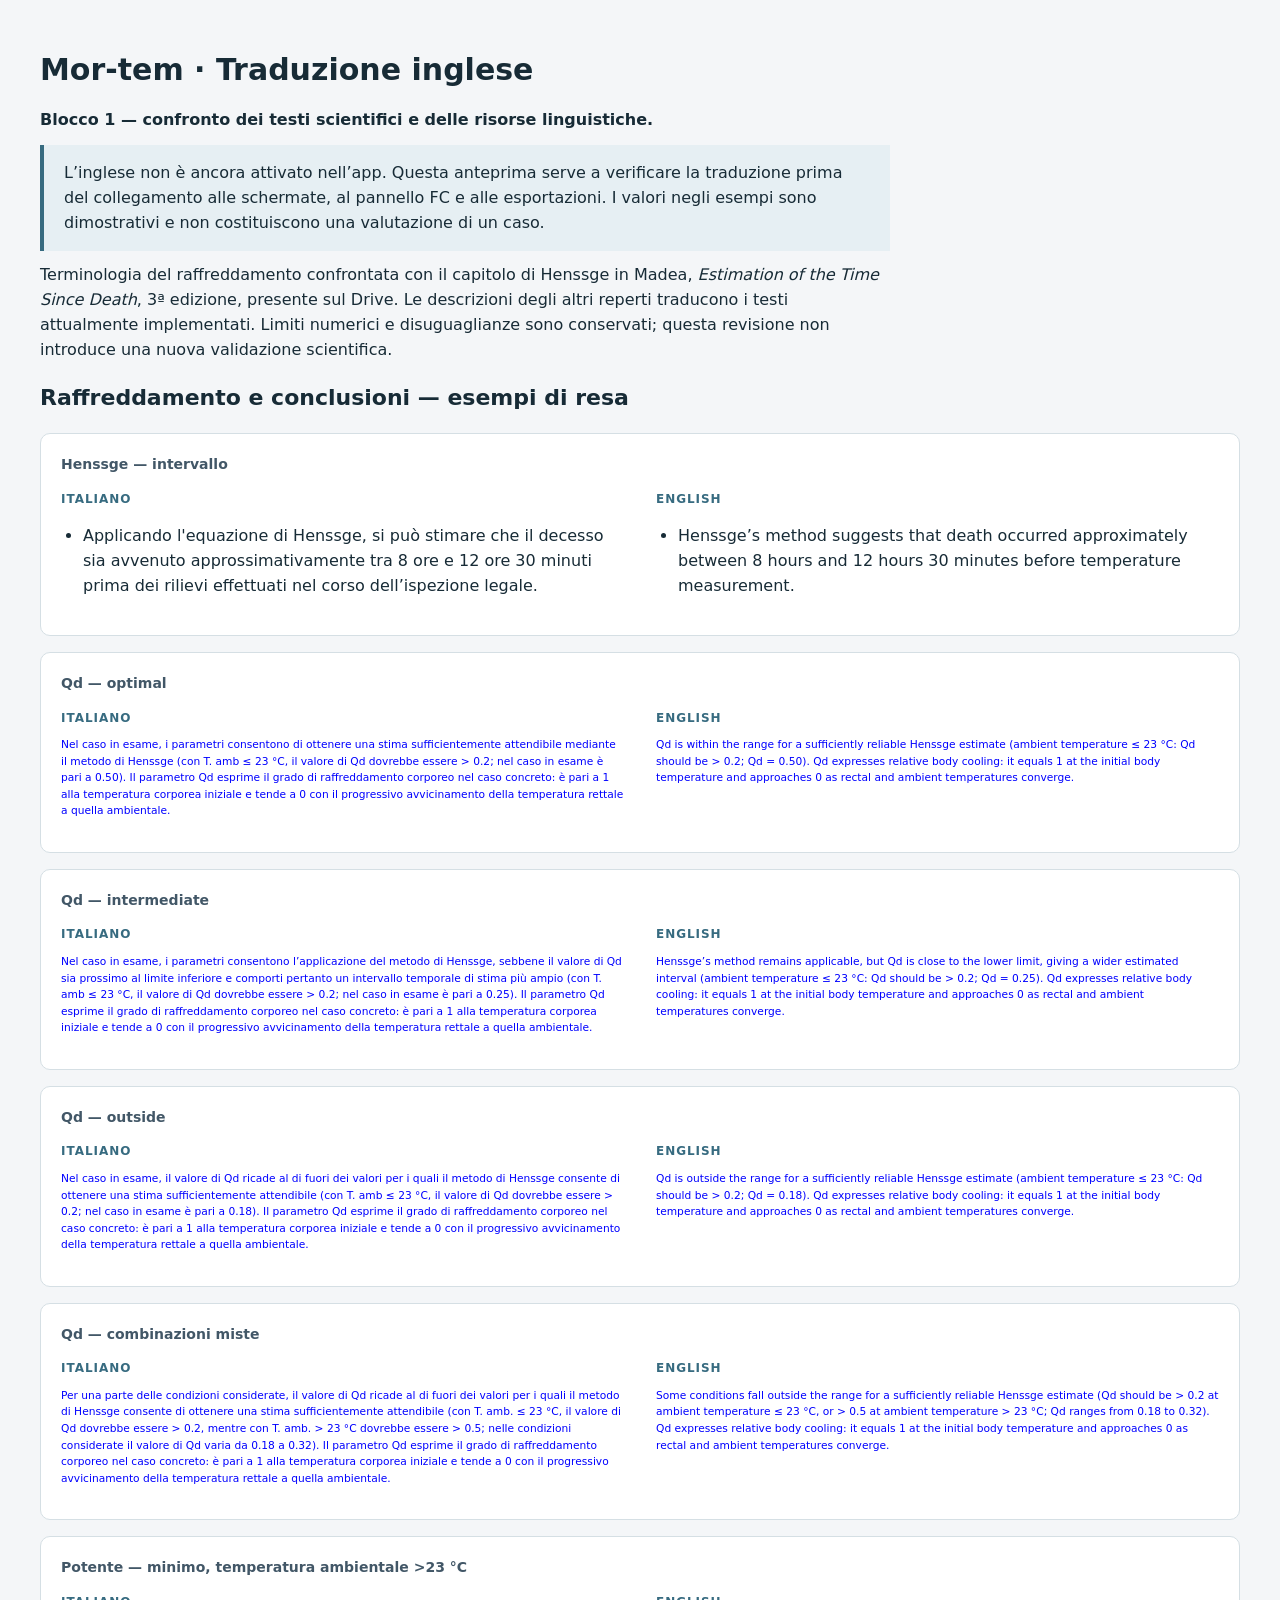
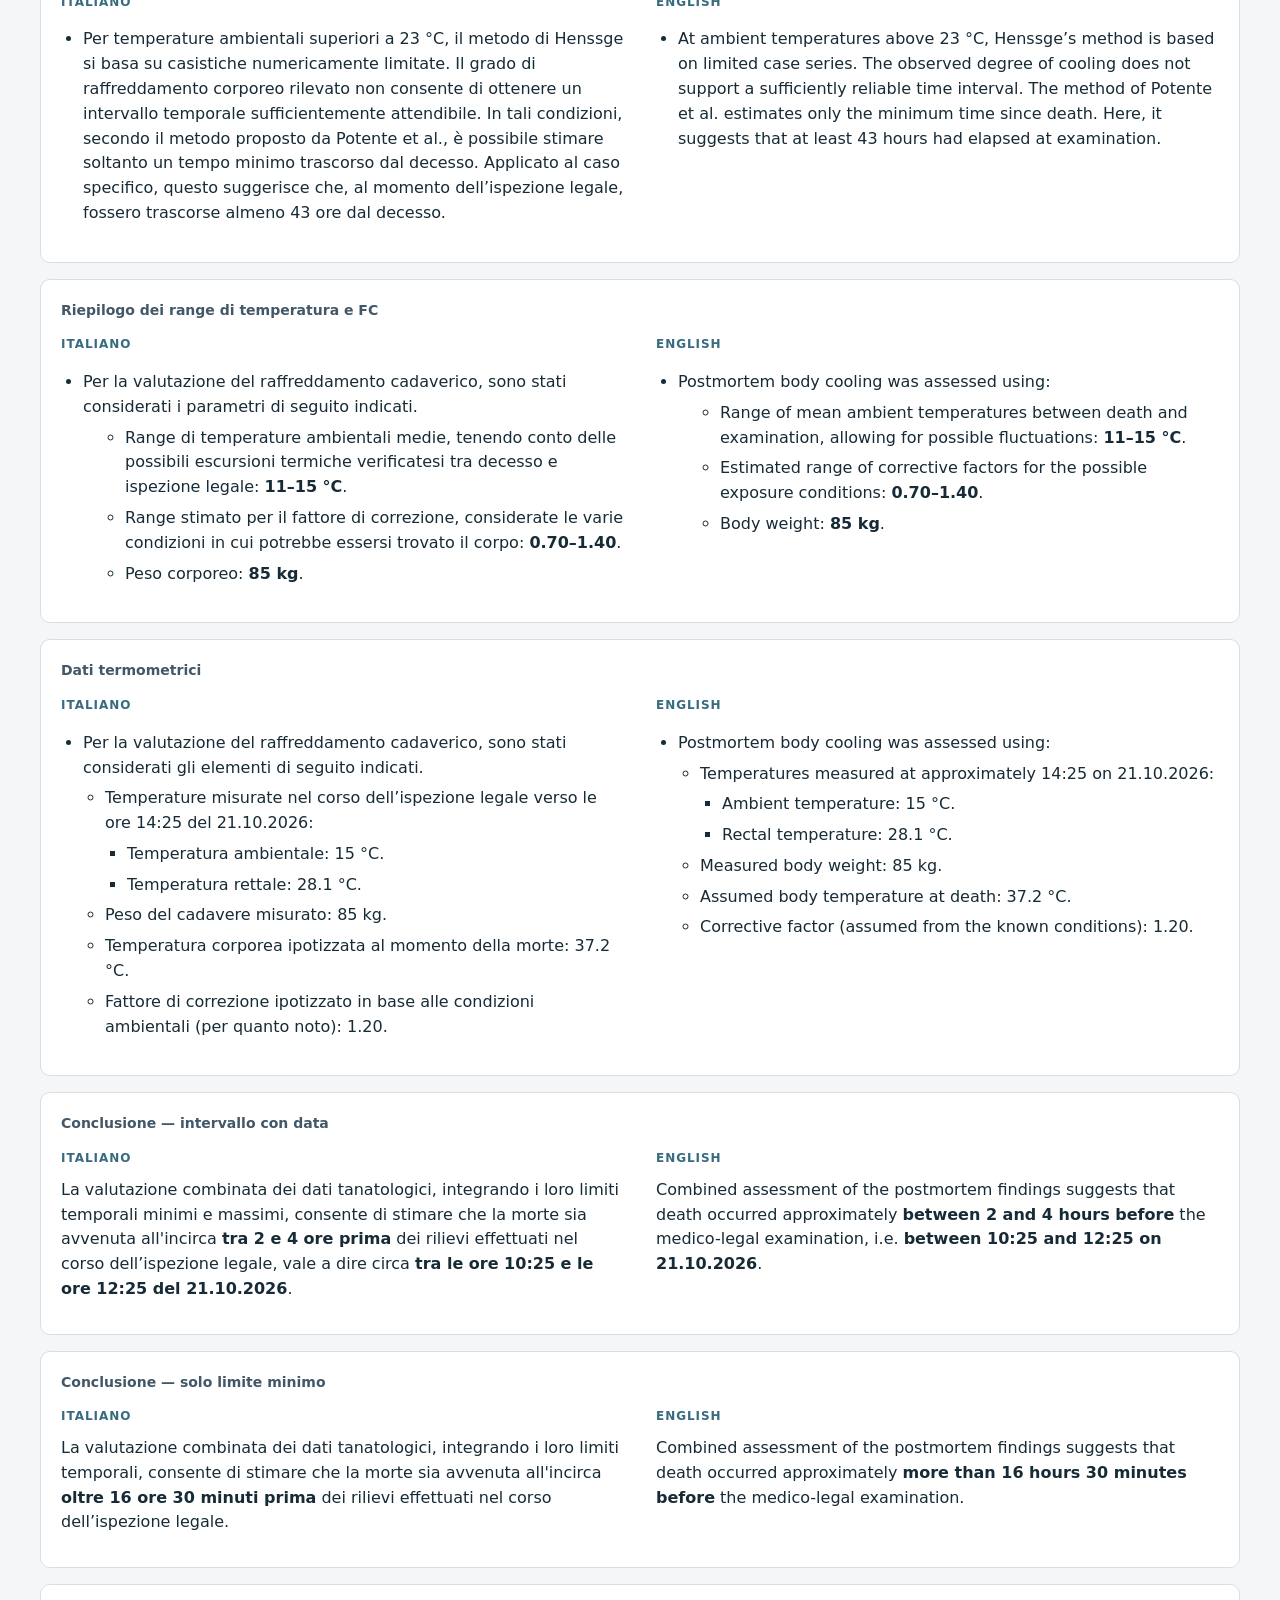
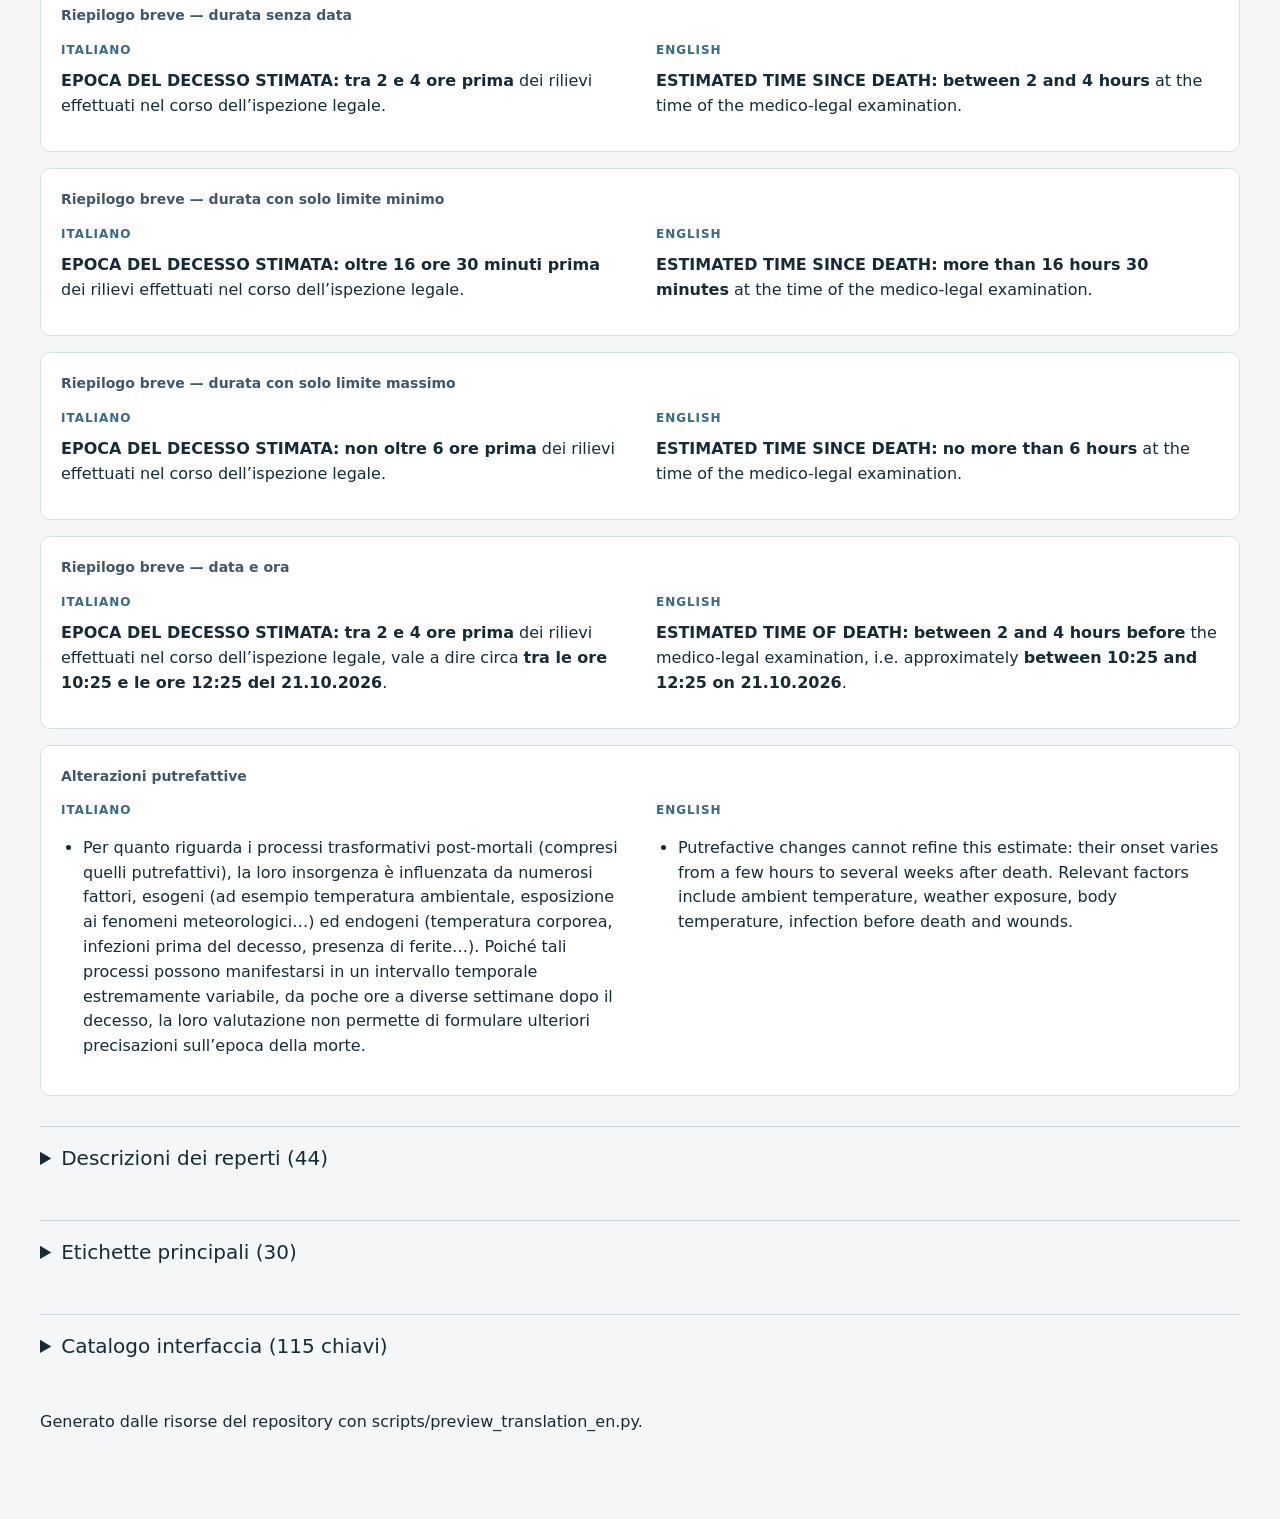
<file: docs/translation_review_en.html>
<!doctype html><html lang="it"><meta charset="utf-8">
<meta name="viewport" content="width=device-width, initial-scale=1">
<title>Mor-tem — revisione traduzione inglese, blocco 1</title>
<style>
body{font:16px/1.55 system-ui,sans-serif;color:#172b36;background:#f4f6f8;margin:0}
main{max-width:1200px;margin:auto;padding:32px 22px 72px}h1{font-size:30px;line-height:1.2}
h2{font-size:22px}h3{font-size:14px;margin:0 0 14px;color:#425767;overflow-wrap:anywhere}
.intro{max-width:850px}.note{padding:16px 20px;background:#e6eff3;border-left:4px solid #376b80}
article{background:white;border:1px solid #d5dfe4;border-radius:10px;padding:20px;margin:16px 0}
.pair{display:grid;grid-template-columns:1fr 1fr;gap:32px}.lang{display:block;font-size:12px;
font-weight:700;letter-spacing:.08em;text-transform:uppercase;color:#376b80;margin-bottom:10px}
p{margin:0 0 12px}li{margin:6px 0}ul{padding-left:22px}summary{font-size:20px;cursor:pointer;padding:16px 0}
details{border-top:1px solid #c8d4dc;margin-top:30px}a{color:#235c72}
@media(max-width:700px){.pair{grid-template-columns:1fr;gap:22px}main{padding:24px 14px}h1{font-size:25px}}
@media print{body{background:white}article{break-inside:avoid}.pair{gap:20px}}
</style><main>
<h1>Mor-tem · Traduzione inglese</h1>
<div class="intro"><p><b>Blocco 1 — confronto dei testi scientifici e delle risorse linguistiche.</b></p>
<p class="note">L’inglese non è ancora attivato nell’app. Questa anteprima serve a verificare la traduzione
prima del collegamento alle schermate, al pannello FC e alle esportazioni. I valori negli esempi
sono dimostrativi e non costituiscono una valutazione di un caso.</p>
<p>Terminologia del raffreddamento confrontata con il capitolo di Henssge in Madea,
<i>Estimation of the Time Since Death</i>, 3ª edizione, presente sul Drive. Le descrizioni
degli altri reperti traducono i testi attualmente implementati. Limiti numerici e disuguaglianze
sono conservati; questa revisione non introduce una nuova validazione scientifica.</p></div>
<h2>Raffreddamento e conclusioni — esempi di resa</h2>

<article><h3>Henssge — intervallo</h3><div class='pair'>
<section lang='it'><span class='lang'>Italiano</span><ul><li>Applicando l'equazione di Henssge, si può stimare che il decesso sia avvenuto approssimativamente tra 8 ore e 12 ore 30 minuti prima dei rilievi effettuati nel corso dell’ispezione legale.</li></ul></section>
<section lang='en'><span class='lang'>English</span><ul><li>Henssge’s method suggests that death occurred approximately between 8 hours and 12 hours 30 minutes before temperature measurement.</li></ul></section></div></article>

<article><h3>Qd — optimal</h3><div class='pair'>
<section lang='it'><span class='lang'>Italiano</span><p style='color:blue;font-size:8pt;'> Nel caso in esame, i parametri consentono di ottenere una stima sufficientemente attendibile mediante il metodo di Henssge (con T. amb ≤ 23 °C, il valore di Qd dovrebbe essere > 0.2; nel caso in esame è pari a 0.50). Il parametro Qd esprime il grado di raffreddamento corporeo nel caso concreto: è pari a 1 alla temperatura corporea iniziale e tende a 0 con il progressivo avvicinamento della temperatura rettale a quella ambientale.</p></section>
<section lang='en'><span class='lang'>English</span><p style='color:blue;font-size:8pt;'> Qd is within the range for a sufficiently reliable Henssge estimate (ambient temperature ≤ 23 °C: Qd should be > 0.2; Qd = 0.50). Qd expresses relative body cooling: it equals 1 at the initial body temperature and approaches 0 as rectal and ambient temperatures converge.</p></section></div></article>

<article><h3>Qd — intermediate</h3><div class='pair'>
<section lang='it'><span class='lang'>Italiano</span><p style='color:blue;font-size:8pt;'> Nel caso in esame, i parametri consentono l’applicazione del metodo di Henssge, sebbene il valore di Qd sia prossimo al limite inferiore e comporti pertanto un intervallo temporale di stima più ampio (con T. amb ≤ 23 °C, il valore di Qd dovrebbe essere > 0.2; nel caso in esame è pari a 0.25). Il parametro Qd esprime il grado di raffreddamento corporeo nel caso concreto: è pari a 1 alla temperatura corporea iniziale e tende a 0 con il progressivo avvicinamento della temperatura rettale a quella ambientale.</p></section>
<section lang='en'><span class='lang'>English</span><p style='color:blue;font-size:8pt;'> Henssge’s method remains applicable, but Qd is close to the lower limit, giving a wider estimated interval (ambient temperature ≤ 23 °C: Qd should be > 0.2; Qd = 0.25). Qd expresses relative body cooling: it equals 1 at the initial body temperature and approaches 0 as rectal and ambient temperatures converge.</p></section></div></article>

<article><h3>Qd — outside</h3><div class='pair'>
<section lang='it'><span class='lang'>Italiano</span><p style='color:blue;font-size:8pt;'> Nel caso in esame, il valore di Qd ricade al di fuori dei valori per i quali il metodo di Henssge consente di ottenere una stima sufficientemente attendibile (con T. amb ≤ 23 °C, il valore di Qd dovrebbe essere > 0.2; nel caso in esame è pari a 0.18). Il parametro Qd esprime il grado di raffreddamento corporeo nel caso concreto: è pari a 1 alla temperatura corporea iniziale e tende a 0 con il progressivo avvicinamento della temperatura rettale a quella ambientale.</p></section>
<section lang='en'><span class='lang'>English</span><p style='color:blue;font-size:8pt;'> Qd is outside the range for a sufficiently reliable Henssge estimate (ambient temperature ≤ 23 °C: Qd should be > 0.2; Qd = 0.18). Qd expresses relative body cooling: it equals 1 at the initial body temperature and approaches 0 as rectal and ambient temperatures converge.</p></section></div></article>

<article><h3>Qd — combinazioni miste</h3><div class='pair'>
<section lang='it'><span class='lang'>Italiano</span><p style='color:blue;font-size:8pt;'> Per una parte delle condizioni considerate, il valore di Qd ricade al di fuori dei valori per i quali il metodo di Henssge consente di ottenere una stima sufficientemente attendibile (con T. amb. ≤ 23 °C, il valore di Qd dovrebbe essere > 0.2, mentre con T. amb. > 23 °C dovrebbe essere > 0.5; nelle condizioni considerate il valore di Qd varia da 0.18 a 0.32). Il parametro Qd esprime il grado di raffreddamento corporeo nel caso concreto: è pari a 1 alla temperatura corporea iniziale e tende a 0 con il progressivo avvicinamento della temperatura rettale a quella ambientale.</p></section>
<section lang='en'><span class='lang'>English</span><p style='color:blue;font-size:8pt;'> Some conditions fall outside the range for a sufficiently reliable Henssge estimate (Qd should be > 0.2 at ambient temperature ≤ 23 °C, or > 0.5 at ambient temperature > 23 °C; Qd ranges from 0.18 to 0.32). Qd expresses relative body cooling: it equals 1 at the initial body temperature and approaches 0 as rectal and ambient temperatures converge.</p></section></div></article>

<article><h3>Potente — minimo, temperatura ambientale &gt;23 °C</h3><div class='pair'>
<section lang='it'><span class='lang'>Italiano</span><ul><li>Per temperature ambientali superiori a 23 °C, il metodo di Henssge si basa su casistiche numericamente limitate. Il grado di raffreddamento corporeo rilevato non consente di ottenere un intervallo temporale sufficientemente attendibile. In tali condizioni, secondo il metodo proposto da Potente et al., è possibile stimare soltanto un tempo minimo trascorso dal decesso. Applicato al caso specifico, questo suggerisce che, al momento dell’ispezione legale, fossero trascorse almeno 43 ore dal decesso.</li></ul></section>
<section lang='en'><span class='lang'>English</span><ul><li>At ambient temperatures above 23 °C, Henssge’s method is based on limited case series. The observed degree of cooling does not support a sufficiently reliable time interval. The method of Potente et al. estimates only the minimum time since death. Here, it suggests that at least 43 hours had elapsed at examination.</li></ul></section></div></article>

<article><h3>Riepilogo dei range di temperatura e FC</h3><div class='pair'>
<section lang='it'><span class='lang'>Italiano</span><ul><li>Per la valutazione del raffreddamento cadaverico, sono stati considerati i parametri di seguito indicati.<ul style='list-style-type: circle; margin-left: 20px;'><li>Range di temperature ambientali medie, tenendo conto delle possibili escursioni termiche verificatesi tra decesso e ispezione legale: <b>11–15 °C</b>.</li><li>Range stimato per il fattore di correzione, considerate le varie condizioni in cui potrebbe essersi trovato il corpo: <b>0.70–1.40</b>.</li><li>Peso corporeo: <b>85 kg</b>.</li></ul></li></ul></section>
<section lang='en'><span class='lang'>English</span><ul><li>Postmortem body cooling was assessed using:<ul style='list-style-type: circle; margin-left: 20px;'><li>Range of mean ambient temperatures between death and examination, allowing for possible fluctuations: <b>11–15 °C</b>.</li><li>Estimated range of corrective factors for the possible exposure conditions: <b>0.70–1.40</b>.</li><li>Body weight: <b>85 kg</b>.</li></ul></li></ul></section></div></article>

<article><h3>Dati termometrici</h3><div class='pair'>
<section lang='it'><span class='lang'>Italiano</span><ul><li>Per la valutazione del raffreddamento cadaverico, sono stati considerati gli elementi di seguito indicati.<ul><li>Temperature misurate nel corso dell’ispezione legale verso le ore 14:25 del 21.10.2026:<ul><li>Temperatura ambientale: 15 °C.</li><li>Temperatura rettale: 28.1 °C.</li></ul></li><li>Peso del cadavere misurato: 85 kg.</li><li>Temperatura corporea ipotizzata al momento della morte: 37.2 °C.</li><li>Fattore di correzione ipotizzato in base alle condizioni ambientali (per quanto noto): 1.20.</li></ul></li></ul></section>
<section lang='en'><span class='lang'>English</span><ul><li>Postmortem body cooling was assessed using:<ul><li>Temperatures measured at approximately 14:25 on 21.10.2026:<ul><li>Ambient temperature: 15 °C.</li><li>Rectal temperature: 28.1 °C.</li></ul></li><li>Measured body weight: 85 kg.</li><li>Assumed body temperature at death: 37.2 °C.</li><li>Corrective factor (assumed from the known conditions): 1.20.</li></ul></li></ul></section></div></article>

<article><h3>Conclusione — intervallo con data</h3><div class='pair'>
<section lang='it'><span class='lang'>Italiano</span><p>La valutazione combinata dei dati tanatologici, integrando i loro limiti temporali minimi e massimi, consente di stimare che la morte sia avvenuta all'incirca <b>tra 2 e 4 ore prima</b> dei rilievi effettuati nel corso dell’ispezione legale, vale a dire circa <b>tra le ore 10:25 e le ore 12:25 del 21.10.2026</b>.</p></section>
<section lang='en'><span class='lang'>English</span><p>Combined assessment of the postmortem findings suggests that death occurred approximately <b>between 2 and 4 hours before</b> the medico-legal examination, i.e. <b>between 10:25 and 12:25 on 21.10.2026</b>.</p></section></div></article>

<article><h3>Conclusione — solo limite minimo</h3><div class='pair'>
<section lang='it'><span class='lang'>Italiano</span><p>La valutazione combinata dei dati tanatologici, integrando i loro limiti temporali, consente di stimare che la morte sia avvenuta all'incirca <b>oltre 16 ore 30 minuti prima</b> dei rilievi effettuati nel corso dell’ispezione legale.</p></section>
<section lang='en'><span class='lang'>English</span><p>Combined assessment of the postmortem findings suggests that death occurred approximately <b>more than 16 hours 30 minutes before</b> the medico-legal examination.</p></section></div></article>

<article><h3>Riepilogo breve — durata senza data</h3><div class='pair'>
<section lang='it'><span class='lang'>Italiano</span><p><b>EPOCA DEL DECESSO STIMATA:</b> <b>tra 2 e 4 ore prima</b> dei rilievi effettuati nel corso dell’ispezione legale.</p></section>
<section lang='en'><span class='lang'>English</span><p><b>ESTIMATED TIME SINCE DEATH:</b> <b>between 2 and 4 hours</b> at the time of the medico-legal examination.</p></section></div></article>

<article><h3>Riepilogo breve — durata con solo limite minimo</h3><div class='pair'>
<section lang='it'><span class='lang'>Italiano</span><p><b>EPOCA DEL DECESSO STIMATA:</b> <b>oltre 16 ore 30 minuti prima</b> dei rilievi effettuati nel corso dell’ispezione legale.</p></section>
<section lang='en'><span class='lang'>English</span><p><b>ESTIMATED TIME SINCE DEATH:</b> <b>more than 16 hours 30 minutes</b> at the time of the medico-legal examination.</p></section></div></article>

<article><h3>Riepilogo breve — durata con solo limite massimo</h3><div class='pair'>
<section lang='it'><span class='lang'>Italiano</span><p><b>EPOCA DEL DECESSO STIMATA:</b> <b>non oltre 6 ore prima</b> dei rilievi effettuati nel corso dell’ispezione legale.</p></section>
<section lang='en'><span class='lang'>English</span><p><b>ESTIMATED TIME SINCE DEATH:</b> <b>no more than 6 hours</b> at the time of the medico-legal examination.</p></section></div></article>

<article><h3>Riepilogo breve — data e ora</h3><div class='pair'>
<section lang='it'><span class='lang'>Italiano</span><p><b>EPOCA DEL DECESSO STIMATA:</b> <b>tra 2 e 4 ore prima</b> dei rilievi effettuati nel corso dell’ispezione legale, vale a dire circa <b>tra le ore 10:25 e le ore 12:25 del 21.10.2026</b>.</p></section>
<section lang='en'><span class='lang'>English</span><p><b>ESTIMATED TIME OF DEATH:</b> <b>between 2 and 4 hours before</b> the medico-legal examination, i.e. approximately <b>between 10:25 and 12:25 on 21.10.2026</b>.</p></section></div></article>

<article><h3>Alterazioni putrefattive</h3><div class='pair'>
<section lang='it'><span class='lang'>Italiano</span><ul><li>Per quanto riguarda i processi trasformativi post-mortali (compresi quelli putrefattivi), la loro insorgenza è influenzata da numerosi fattori, esogeni (ad esempio temperatura ambientale, esposizione ai fenomeni meteorologici…) ed endogeni (temperatura corporea, infezioni prima del decesso, presenza di ferite…). Poiché tali processi possono manifestarsi in un intervallo temporale estremamente variabile, da poche ore a diverse settimane dopo il decesso, la loro valutazione non permette di formulare ulteriori precisazioni sull’epoca della morte.</li></ul></section>
<section lang='en'><span class='lang'>English</span><ul><li>Putrefactive changes cannot refine this estimate: their onset varies from a few hours to several weeks after death. Relevant factors include ambient temperature, weather exposure, body temperature, infection before death and wounds.</li></ul></section></div></article>
<details><summary>Descrizioni dei reperti (44)</summary>
<article><h3>Ipostasi · livor_not_assessed</h3><div class='pair'>
<section lang='it'><span class='lang'>Italiano</span><p>Le macchie ipostatiche non sono state valutate.</p></section>
<section lang='en'><span class='lang'>English</span><p>Postmortem lividity was not assessed.</p></section></div></article>

<article><h3>Ipostasi · livor_absent</h3><div class='pair'>
<section lang='it'><span class='lang'>Italiano</span><p>È da ritenersi che le macchie ipostatiche, al momento dell’ispezione legale, non fossero ancora comparse. Secondo i limiti massimi segnalati in letteratura scientifica, questo suggerisce che fossero trascorse meno di 3 ore dal decesso (generalmente compaiono entro 15–20 minuti).</p></section>
<section lang='en'><span class='lang'>English</span><p>Postmortem lividity had not yet developed. Published limits suggest less than 3 hours since death (usual onset: 15–20 minutes).</p></section></div></article>

<article><h3>Ipostasi · livor_confluing</h3><div class='pair'>
<section lang='it'><span class='lang'>Italiano</span><p>È da ritenersi che le macchie ipostatiche, al momento dell’ispezione legale, fossero presenti ma ancora in via di confluenza. Secondo i limiti massimi segnalati in letteratura scientifica, questo suggerisce che fossero trascorse meno di 4 ore dal decesso (generalmente questa fase si osserva tra 1 ora e 30 minuti e 3 ore e 30 minuti).</p></section>
<section lang='en'><span class='lang'>English</span><p>Postmortem lividity was becoming confluent. Published limits suggest less than 4 hours since death (this stage is usually seen between 1 hour 30 minutes and 3 hours 30 minutes).</p></section></div></article>

<article><h3>Ipostasi · livor_confluent</h3><div class='pair'>
<section lang='it'><span class='lang'>Italiano</span><p>È da ritenersi che le macchie ipostatiche, al momento dell’ispezione legale, fossero presenti e confluite (non è stata specificata o valutata la migrabilità). Questo suggerisce soltanto che fosse trascorsa almeno un’ora dal decesso.</p></section>
<section lang='en'><span class='lang'>English</span><p>Postmortem lividity was confluent (shifting not assessed or specified). This suggests at least 1 hour since death, without an upper time limit.</p></section></div></article>

<article><h3>Ipostasi · livor_confluent_fully_migratable</h3><div class='pair'>
<section lang='it'><span class='lang'>Italiano</span><p>È da ritenersi che le macchie ipostatiche, al momento dell’ispezione legale, fossero presenti, confluite e completamente migrabili. Secondo i limiti minimi e massimi segnalati in letteratura scientifica, questo suggerisce che fossero trascorse tra 1 e 6 ore dal decesso.</p></section>
<section lang='en'><span class='lang'>English</span><p>Postmortem lividity was confluent and shifted completely after repositioning. Published limits suggest a postmortem interval between 1 and 6 hours.</p></section></div></article>

<article><h3>Ipostasi · livor_fully_migratable</h3><div class='pair'>
<section lang='it'><span class='lang'>Italiano</span><p>È da ritenersi che le macchie ipostatiche, al momento dell’ispezione legale, fossero completamente migrabili (grado di confluenza non specificato). Secondo i limiti massimi segnalati in letteratura scientifica, questo suggerisce che fossero trascorse meno di 6 ore dal decesso.</p></section>
<section lang='en'><span class='lang'>English</span><p>Postmortem lividity shifted completely after repositioning (confluence unspecified). Published limits suggest less than 6 hours since death.</p></section></div></article>

<article><h3>Ipostasi · livor_partially_migratable</h3><div class='pair'>
<section lang='it'><span class='lang'>Italiano</span><p>È da ritenersi che le macchie ipostatiche, al momento dell’ispezione legale, si trovassero in una fase di migrabilità parziale. Secondo i limiti minimi e massimi segnalati in letteratura scientifica, questo suggerisce che fossero trascorse tra 4 e 24 ore dal decesso.</p></section>
<section lang='en'><span class='lang'>English</span><p>Postmortem lividity showed incomplete shifting after repositioning. Published limits suggest a postmortem interval between 4 and 24 hours.</p></section></div></article>

<article><h3>Ipostasi · livor_at_least_partially_migratable</h3><div class='pair'>
<section lang='it'><span class='lang'>Italiano</span><p>È da ritenersi che le macchie ipostatiche, al momento dell’ispezione legale, fossero migrabili perlomeno parzialmente (modificando la posizione del cadavere, le macchie ipostatiche si sono modificate, ma non è stato possibile precisare l’entità del fenomeno). Secondo i limiti massimi segnalati in letteratura scientifica, questo suggerisce che fossero trascorse meno di 24 ore dal decesso.</p></section>
<section lang='en'><span class='lang'>English</span><p>Postmortem lividity shifted after repositioning, but whether shifting was complete or incomplete could not be determined. Published limits suggest less than 24 hours since death.</p></section></div></article>

<article><h3>Ipostasi · livor_fixed</h3><div class='pair'>
<section lang='it'><span class='lang'>Italiano</span><p>È da ritenersi che le macchie ipostatiche, al momento dell’ispezione legale, si trovassero in una fase di fissità assoluta. Secondo i limiti minimi segnalati in letteratura scientifica, questo suggerisce che fossero trascorse più di 4 ore dal decesso (fino a 30 ore le macchie possono non modificare la loro posizione alla movimentazione del corpo, ma la loro intensità può affievolirsi).</p></section>
<section lang='en'><span class='lang'>English</span><p>Postmortem lividity was fixed. Published limits suggest more than 4 hours since death (lividity may fade without shifting after repositioning for up to 30 hours).</p></section></div></article>

<article><h3>Ipostasi · livor_unreliable</h3><div class='pair'>
<section lang='it'><span class='lang'>Italiano</span><p>Le macchie ipostatiche non sono state valutate o i rilievi non sono considerati attendibili per la stima dell&#x27;epoca della morte.</p></section>
<section lang='en'><span class='lang'>English</span><p>Postmortem lividity was not assessed or was unreliable for time-since-death estimation.</p></section></div></article>

<article><h3>Digitopressione · complete_fading</h3><div class='pair'>
<section lang='it'><span class='lang'>Italiano</span><p>Alla digitopressione le macchie ipostatiche scomparivano completamente; questo reperto fornisce un limite massimo di 20 ore post-mortem.</p></section>
<section lang='en'><span class='lang'>English</span><p>Postmortem lividity blanched completely under finger pressure, providing an upper postmortem time limit of 20 hours.</p></section></div></article>

<article><h3>Digitopressione · incomplete_fading</h3><div class='pair'>
<section lang='it'><span class='lang'>Italiano</span><p>Alla digitopressione le macchie ipostatiche non scomparivano completamente; questo reperto fornisce un limite minimo di 1 ora post-mortem.</p></section>
<section lang='en'><span class='lang'>English</span><p>Postmortem lividity did not blanch completely under finger pressure, providing a lower postmortem time limit of 1 hour.</p></section></div></article>

<article><h3>Rigor mortis · rigor_not_assessed</h3><div class='pair'>
<section lang='it'><span class='lang'>Italiano</span><p>La rigidità cadaverica non è stata valutata.</p></section>
<section lang='en'><span class='lang'>English</span><p>Rigor mortis was not assessed.</p></section></div></article>

<article><h3>Rigor mortis · rigor_absent</h3><div class='pair'>
<section lang='it'><span class='lang'>Italiano</span><p>È possibile valutare che la rigidità cadaverica, al momento dell’ispezione legale, non fosse ancora comparsa. Secondo i limiti massimi segnalati in letteratura scientifica, questo indica che fossero trascorse meno di 7 ore dal decesso (in media la rigidità compare entro 2 - 3 ore dal decesso).</p></section>
<section lang='en'><span class='lang'>English</span><p>Rigor mortis had not yet developed. Published limits suggest less than 7 hours since death (mean onset: 2–3 hours).</p></section></div></article>

<article><h3>Rigor mortis · rigor_developing</h3><div class='pair'>
<section lang='it'><span class='lang'>Italiano</span><p>È possibile valutare che la rigidità cadaverica, al momento dell’ispezione legale, fosse in via di formazione, intensificazione e generalizzazione. Secondo i limiti minimi e massimi segnalati in letteratura scientifica, questo indica che fossero trascorsi almeno 30 minuti dal decesso ma meno di 20 ore da esso (generalmente la formazione della rigidità si completa in 6-10 ore).</p></section>
<section lang='en'><span class='lang'>English</span><p>Rigor mortis was developing, increasing in intensity and extent. Published limits suggest at least 30 minutes but less than 20 hours since death (usually fully developed within 6–10 hours).</p></section></div></article>

<article><h3>Rigor mortis · rigor_full</h3><div class='pair'>
<section lang='it'><span class='lang'>Italiano</span><p>È possibile valutare che la rigidità cadaverica, al momento dell’ispezione legale, fosse presente e generalizzata. Secondo i limiti minimi e massimi segnalati in letteratura scientifica, questo indica che fossero trascorse almeno 2 ore dal decesso ma meno di 96 ore da esso, cioè meno di 4 giorni (in media la rigidità inizia a risolversi dopo 57 ore dal decesso, cioè dopo 2 giorni e mezzo).</p></section>
<section lang='en'><span class='lang'>English</span><p>Rigor mortis was fully developed and generalised. Published limits suggest at least 2 hours but less than 96 hours (4 days) since death. Resolution begins after 57 hours on average (approximately 2 and a half days).</p></section></div></article>

<article><h3>Rigor mortis · rigor_resolving</h3><div class='pair'>
<section lang='it'><span class='lang'>Italiano</span><p>È possibile valutare che la rigidità cadaverica, al momento dell’ispezione legale, fosse in via di risoluzione. Secondo i limiti minimi e massimi segnalati in letteratura scientifica, questo indica che fossero trascorse almeno 24 ore dal decesso ma meno di 192 ore da esso, cioè meno di 8 giorni (in media la rigidità cadaverica inizia a risolversi dopo 57 ore dal decesso, cioè dopo 2 giorni e mezzo, e scompare entro 76 ore dal decesso, cioè dopo poco più di 3 giorni).</p></section>
<section lang='en'><span class='lang'>English</span><p>Rigor mortis was resolving. Published limits suggest at least 24 hours but less than 192 hours (8 days) since death. On average, resolution begins after 57 hours (approximately 2 and a half days) and is complete within 76 hours (just over 3 days).</p></section></div></article>

<article><h3>Rigor mortis · rigor_resolved</h3><div class='pair'>
<section lang='it'><span class='lang'>Italiano</span><p>È possibile valutare che la rigidità cadaverica, al momento dell’ispezione legale, fosse ormai risolta. Secondo i limiti minimi e massimi segnalati in letteratura scientifica, questo indica che fossero trascorse almeno 24 ore dal decesso (in media la rigidità scompare entro 76 ore dal decesso, cioè dopo poco più di 3 giorni).</p></section>
<section lang='en'><span class='lang'>English</span><p>Rigor mortis had resolved. Published limits suggest at least 24 hours since death (mean time to disappearance: 76 hours, just over 3 days).</p></section></div></article>

<article><h3>Rigor mortis · rigor_unreliable</h3><div class='pair'>
<section lang='it'><span class='lang'>Italiano</span><p>La rigidità cadaverica non è stata valutata o i rilievi non sono considerati attendibili per la stima dell&#x27;epoca della morte.</p></section>
<section lang='en'><span class='lang'>English</span><p>Rigor mortis was not assessed or was unreliable for time-since-death estimation.</p></section></div></article>

<article><h3>Eccitabilità elettrica sopraciliare · phase_i</h3><div class='pair'>
<section lang='it'><span class='lang'>Italiano</span><p>L’applicazione di uno stimolo elettrico in regione sopraciliare ha prodotto una contrazione accennata di una minima porzione della palpebra superiore (meno di 1/3). Tale reazione di eccitabilità muscolare elettrica residua suggerisce che il decesso fosse avvenuto più di 5 ore e meno di 22 ore prima della valutazione del dato tanatologico.</p></section>
<section lang='en'><span class='lang'>English</span><p>Supraciliary electrical stimulation produced a slight contraction of less than 1/3 of the upper eyelid, consistent with a postmortem interval of more than 5 hours but less than 22 hours.</p></section></div></article>

<article><h3>Eccitabilità elettrica sopraciliare · phase_ii</h3><div class='pair'>
<section lang='it'><span class='lang'>Italiano</span><p>L’applicazione di uno stimolo elettrico in regione sopraciliare ha prodotto una contrazione dei muscoli di meno di 2/3 della palpebra superiore. Tale reazione di eccitabilità muscolare elettrica residua suggerisce che il decesso fosse avvenuto più di 3 ore e 30 minuti e meno di 16 ore prima della valutazione del dato tanatologico.</p></section>
<section lang='en'><span class='lang'>English</span><p>Supraciliary electrical stimulation produced contraction of less than 2/3 of the upper eyelid, consistent with a postmortem interval of more than 3 hours 30 minutes but less than 16 hours.</p></section></div></article>

<article><h3>Eccitabilità elettrica sopraciliare · phase_iii</h3><div class='pair'>
<section lang='it'><span class='lang'>Italiano</span><p>L’applicazione di uno stimolo elettrico in regione sopraciliare ha prodotto una contrazione dei muscoli dell’intera palpebra superiore. Tale reazione di eccitabilità muscolare elettrica residua suggerisce che il decesso fosse avvenuto più di 3 ore e meno di 13 ore prima della valutazione del dato tanatologico.</p></section>
<section lang='en'><span class='lang'>English</span><p>Supraciliary electrical stimulation produced contraction of the entire upper eyelid, consistent with a postmortem interval of more than 3 hours but less than 13 hours.</p></section></div></article>

<article><h3>Eccitabilità elettrica sopraciliare · phase_iv</h3><div class='pair'>
<section lang='it'><span class='lang'>Italiano</span><p>L’applicazione di uno stimolo elettrico in regione sopraciliare ha prodotto una contrazione generalizzata dei muscoli orbicolari (superiori e inferiori). Tale reazione di eccitabilità muscolare elettrica residua suggerisce che il decesso fosse avvenuto più di 2 ore e meno di 8 ore prima della valutazione del dato tanatologico.</p></section>
<section lang='en'><span class='lang'>English</span><p>Supraciliary electrical stimulation produced generalised contraction of the upper and lower orbicularis oculi, consistent with a postmortem interval of more than 2 hours but less than 8 hours.</p></section></div></article>

<article><h3>Eccitabilità elettrica sopraciliare · phase_v</h3><div class='pair'>
<section lang='it'><span class='lang'>Italiano</span><p>L’applicazione di uno stimolo elettrico in regione sopraciliare ha prodotto una contrazione generalizzata dei muscoli della fronte e dell’orbita. Tale reazione di eccitabilità muscolare elettrica residua suggerisce che il decesso fosse avvenuto più di 1 ora e meno di 7 ore prima della valutazione del dato tanatologico.</p></section>
<section lang='en'><span class='lang'>English</span><p>Supraciliary electrical stimulation produced generalised contraction of the forehead and orbital muscles, consistent with a postmortem interval of more than 1 hour but less than 7 hours.</p></section></div></article>

<article><h3>Eccitabilità elettrica sopraciliare · phase_vi</h3><div class='pair'>
<section lang='it'><span class='lang'>Italiano</span><p>L’applicazione di uno stimolo elettrico in regione sopraciliare ha prodotto una contrazione generalizzata dei muscoli della fronte, dell’orbita, della guancia. Tale reazione di eccitabilità muscolare elettrica residua suggerisce che il decesso fosse avvenuto meno di 6 ore prima della valutazione del dato tanatologico.</p></section>
<section lang='en'><span class='lang'>English</span><p>Supraciliary electrical stimulation produced generalised contraction of the forehead, orbital and cheek muscles, consistent with a postmortem interval of less than 6 hours.</p></section></div></article>

<article><h3>Eccitabilità elettrica sopraciliare · no_reaction</h3><div class='pair'>
<section lang='it'><span class='lang'>Italiano</span><p>L’applicazione di uno stimolo elettrico in regione sopraciliare non ha prodotto contrazioni muscolari. Tale risultato consente soltanto di stimare che, al momento della valutazione del dato tanatologico, fossero trascorse più di 5 ore dal decesso.</p></section>
<section lang='en'><span class='lang'>English</span><p>Supraciliary electrical stimulation produced no muscular contraction. This suggests only a lower time limit: more than 5 hours since death.</p></section></div></article>

<article><h3>Eccitabilità elettrica sopraciliare · unreliable</h3><div class='pair'>
<section lang='it'><span class='lang'>Italiano</span><p>Non è stato possibile valutare l&#x27;eccitabilità muscolare elettrica residua sopraciliare o il suo rilievo non è da considerarsi attendibile.</p></section>
<section lang='en'><span class='lang'>English</span><p>Supraciliary electrical excitability could not be assessed or was unreliable.</p></section></div></article>

<article><h3>Eccitabilità elettrica peribuccale · marked_extensive</h3><div class='pair'>
<section lang='it'><span class='lang'>Italiano</span><p>L’applicazione di uno stimolo elettrico in regione peribuccale ha prodotto una contrazione generalizzata della muscolatura facciale. Ai fini della stima dell’epoca del decesso, il metodo integrato di Henssge considera la presenza di una reazione peribuccale indipendentemente dalla sua estensione; tale dato suggerisce che non fossero trascorse più di 11 ore dal decesso.</p></section>
<section lang='en'><span class='lang'>English</span><p>Perioral electrical stimulation produced generalised facial muscle contraction. In Henssge’s compound method, any perioral response suggests no more than 11 hours since death, regardless of its extent.</p></section></div></article>

<article><h3>Eccitabilità elettrica peribuccale · moderate</h3><div class='pair'>
<section lang='it'><span class='lang'>Italiano</span><p>L’applicazione di uno stimolo elettrico in regione peribuccale ha prodotto una contrazione limitata alla muscolatura peribuccale. Ai fini della stima dell’epoca del decesso, il metodo integrato di Henssge considera la presenza di una reazione peribuccale indipendentemente dalla sua estensione; tale dato suggerisce che non fossero trascorse più di 11 ore dal decesso.</p></section>
<section lang='en'><span class='lang'>English</span><p>Perioral electrical stimulation produced contraction confined to the perioral muscles. In Henssge’s compound method, any perioral response suggests no more than 11 hours since death, regardless of its extent.</p></section></div></article>

<article><h3>Eccitabilità elettrica peribuccale · slight</h3><div class='pair'>
<section lang='it'><span class='lang'>Italiano</span><p>L’applicazione di uno stimolo elettrico in regione peribuccale ha prodotto una reazione focale in prossimità degli elettrodi. Ai fini della stima dell’epoca del decesso, il metodo integrato di Henssge considera la presenza di una reazione peribuccale indipendentemente dalla sua estensione; tale dato suggerisce che non fossero trascorse più di 11 ore dal decesso.</p></section>
<section lang='en'><span class='lang'>English</span><p>Perioral electrical stimulation produced a focal response near the electrodes. In Henssge’s compound method, any perioral response suggests no more than 11 hours since death, regardless of its extent.</p></section></div></article>

<article><h3>Eccitabilità elettrica peribuccale · no_reaction</h3><div class='pair'>
<section lang='it'><span class='lang'>Italiano</span><p>L’applicazione di uno stimolo elettrico in regione peribuccale non ha prodotto contrazioni muscolari apprezzabili. Secondo il metodo integrato di Henssge, tale dato suggerisce che fossero trascorse più di 3 ore dal decesso.</p></section>
<section lang='en'><span class='lang'>English</span><p>Perioral electrical stimulation produced no appreciable muscular contraction. Henssge’s compound method associates this finding with more than 3 hours since death.</p></section></div></article>

<article><h3>Eccitabilità elettrica peribuccale · unreliable</h3><div class='pair'>
<section lang='it'><span class='lang'>Italiano</span><p>Non è stato possibile valutare l&#x27;eccitabilità muscolare elettrica residua peribuccale o i rilievi non sono attendibili per la stima dell&#x27;epoca della morte.</p></section>
<section lang='en'><span class='lang'>English</span><p>Perioral electrical excitability could not be assessed or was unreliable for time-since-death estimation.</p></section></div></article>

<article><h3>Eccitabilità muscolare meccanica · whole_muscle_reversible_contraction</h3><div class='pair'>
<section lang='it'><span class='lang'>Italiano</span><p>L’eccitabilità muscolare meccanica residua, al momento dell’ispezione legale, era caratterizzata dalla contrazione dell’intero muscolo bicipite del braccio in risposta alla percussione. Tale dato suggerisce che non fossero trascorse più di 2 ore e 30 minuti dal decesso.</p></section>
<section lang='en'><span class='lang'>English</span><p>Percussion of the biceps brachii produced contraction of the whole muscle, consistent with no more than 2 hours 30 minutes since death.</p></section></div></article>

<article><h3>Eccitabilità muscolare meccanica · reversible_swelling</h3><div class='pair'>
<section lang='it'><span class='lang'>Italiano</span><p>L’eccitabilità muscolare meccanica residua, al momento dell’ispezione legale, era caratterizzata dalla formazione di una tumefazione reversibile del muscolo bicipite del braccio in risposta alla percussione. Tale dato suggerisce che non fossero trascorse più di 5 ore dal decesso.</p></section>
<section lang='en'><span class='lang'>English</span><p>Percussion of the biceps brachii produced reversible muscular swelling, consistent with no more than 5 hours since death.</p></section></div></article>

<article><h3>Eccitabilità muscolare meccanica · small_persistent_swelling</h3><div class='pair'>
<section lang='it'><span class='lang'>Italiano</span><p>L’eccitabilità muscolare meccanica residua, al momento dell’ispezione legale, era caratterizzata dalla formazione di una piccola tumefazione persistente del muscolo bicipite del braccio in risposta alla percussione. Tale dato suggerisce che non fossero trascorse più di 13 ore dal decesso.</p></section>
<section lang='en'><span class='lang'>English</span><p>Percussion of the biceps brachii produced a small persistent muscular swelling, consistent with no more than 13 hours since death.</p></section></div></article>

<article><h3>Eccitabilità muscolare meccanica · no_reaction</h3><div class='pair'>
<section lang='it'><span class='lang'>Italiano</span><p>La percussione del muscolo del braccio non ha prodotto una reazione muscolare apprezzabile. Tale dato suggerisce che fossero trascorse più di 1 ora e 30 minuti dal decesso.</p></section>
<section lang='en'><span class='lang'>English</span><p>Percussion of the arm muscle produced no appreciable response, suggesting more than 1 hour 30 minutes since death.</p></section></div></article>

<article><h3>Eccitabilità muscolare meccanica · unreliable</h3><div class='pair'>
<section lang='it'><span class='lang'>Italiano</span><p>Non è stato possibile valutare l&#x27;eccitabilità muscolare meccanica o i rilievi non sono attendibili per la stima dell&#x27;epoca della morte.</p></section>
<section lang='en'><span class='lang'>English</span><p>Mechanical muscle excitability could not be assessed or was unreliable for time-since-death estimation.</p></section></div></article>

<article><h3>Eccitabilità chimica pupillare · atropine_dilation</h3><div class='pair'>
<section lang='it'><span class='lang'>Italiano</span><p>L’iniezione di atropina ha determinato una dilatazione pupillare. La persistenza di tale eccitabilità chimica dell’iride suggerisce che il decesso fosse avvenuto meno di 10 ore prima della valutazione del dato tanatologico.</p></section>
<section lang='en'><span class='lang'>English</span><p>Atropine injection produced pupillary dilatation, consistent with a postmortem interval of less than 10 hours.</p></section></div></article>

<article><h3>Eccitabilità chimica pupillare · atropine_no_change</h3><div class='pair'>
<section lang='it'><span class='lang'>Italiano</span><p>L’iniezione di atropina non ha determinato variazioni apprezzabili del diametro pupillare. L’assenza di reazione suggerisce che fossero trascorse almeno 3 ore dal decesso al momento della valutazione del dato tanatologico.</p></section>
<section lang='en'><span class='lang'>English</span><p>Atropine injection produced no appreciable change in pupillary diameter, suggesting at least 3 hours since death.</p></section></div></article>

<article><h3>Eccitabilità chimica pupillare · tropicamide_dilation</h3><div class='pair'>
<section lang='it'><span class='lang'>Italiano</span><p>L’iniezione di tropicamide ha determinato una dilatazione pupillare. La persistenza di tale eccitabilità chimica dell’iride suggerisce che il decesso fosse avvenuto meno di 30 ore prima della valutazione del dato tanatologico.</p></section>
<section lang='en'><span class='lang'>English</span><p>Tropicamide injection produced pupillary dilatation, consistent with a postmortem interval of less than 30 hours.</p></section></div></article>

<article><h3>Eccitabilità chimica pupillare · tropicamide_no_change</h3><div class='pair'>
<section lang='it'><span class='lang'>Italiano</span><p>L’iniezione di tropicamide non ha determinato variazioni apprezzabili del diametro pupillare. L’assenza di reazione suggerisce che fossero trascorse almeno 5 ore dal decesso al momento della valutazione del dato tanatologico.</p></section>
<section lang='en'><span class='lang'>English</span><p>Tropicamide injection produced no appreciable change in pupillary diameter, suggesting at least 5 hours since death.</p></section></div></article>

<article><h3>Eccitabilità chimica pupillare · acetylcholine_reduction</h3><div class='pair'>
<section lang='it'><span class='lang'>Italiano</span><p>L’iniezione di acetilcolina ha determinato una riduzione del diametro pupillare. La persistenza di tale eccitabilità chimica dell’iride suggerisce che il decesso fosse avvenuto meno di 46 ore prima della valutazione del dato tanatologico.</p></section>
<section lang='en'><span class='lang'>English</span><p>Acetylcholine injection produced pupillary constriction, consistent with a postmortem interval of less than 46 hours.</p></section></div></article>

<article><h3>Eccitabilità chimica pupillare · acetylcholine_no_change</h3><div class='pair'>
<section lang='it'><span class='lang'>Italiano</span><p>L’iniezione di acetilcolina non ha determinato variazioni apprezzabili del diametro pupillare. L’assenza di reazione suggerisce che fossero trascorse almeno 14 ore dal decesso al momento della valutazione del dato tanatologico.</p></section>
<section lang='en'><span class='lang'>English</span><p>Acetylcholine injection produced no appreciable change in pupillary diameter, suggesting at least 14 hours since death.</p></section></div></article>

<article><h3>Eccitabilità chimica pupillare · unreliable</h3><div class='pair'>
<section lang='it'><span class='lang'>Italiano</span><p>L&#x27;eccitabilità chimica pupillare non era valutabile o i rilievi non sono considerabili attendibili per la stima dell&#x27;epoca della morte.</p></section>
<section lang='en'><span class='lang'>English</span><p>Pharmacological iris excitability could not be assessed or was unreliable for time-since-death estimation.</p></section></div></article>
</details><details><summary>Etichette principali (30)</summary>
<article><h3>livor_not_assessed</h3><div class='pair'>
<section lang='it'><span class='lang'>Italiano</span><p>Non valutate</p></section>
<section lang='en'><span class='lang'>English</span><p>Not assessed</p></section></div></article>

<article><h3>livor_absent</h3><div class='pair'>
<section lang='it'><span class='lang'>Italiano</span><p>Non ancora comparse</p></section>
<section lang='en'><span class='lang'>English</span><p>Not yet present</p></section></div></article>

<article><h3>livor_confluing</h3><div class='pair'>
<section lang='it'><span class='lang'>Italiano</span><p>In via di confluenza</p></section>
<section lang='en'><span class='lang'>English</span><p>Developing confluence</p></section></div></article>

<article><h3>livor_confluent</h3><div class='pair'>
<section lang='it'><span class='lang'>Italiano</span><p>Confluite (migrabilità non valutata)</p></section>
<section lang='en'><span class='lang'>English</span><p>Confluent (shifting not assessed)</p></section></div></article>

<article><h3>livor_confluent_fully_migratable</h3><div class='pair'>
<section lang='it'><span class='lang'>Italiano</span><p>Confluite e completamente migrabili</p></section>
<section lang='en'><span class='lang'>English</span><p>Confluent, with complete shifting</p></section></div></article>

<article><h3>livor_fully_migratable</h3><div class='pair'>
<section lang='it'><span class='lang'>Italiano</span><p>Completamente migrabili (confluenza non specificata)</p></section>
<section lang='en'><span class='lang'>English</span><p>Complete shifting (confluence unspecified)</p></section></div></article>

<article><h3>livor_partially_migratable</h3><div class='pair'>
<section lang='it'><span class='lang'>Italiano</span><p>Parzialmente migrabili</p></section>
<section lang='en'><span class='lang'>English</span><p>Incomplete shifting</p></section></div></article>

<article><h3>livor_at_least_partially_migratable</h3><div class='pair'>
<section lang='it'><span class='lang'>Italiano</span><p>Migrabili perlomeno parzialmente</p></section>
<section lang='en'><span class='lang'>English</span><p>Shifting present (extent unspecified)</p></section></div></article>

<article><h3>livor_fixed</h3><div class='pair'>
<section lang='it'><span class='lang'>Italiano</span><p>Fisse</p></section>
<section lang='en'><span class='lang'>English</span><p>Fixed</p></section></div></article>

<article><h3>livor_unreliable</h3><div class='pair'>
<section lang='it'><span class='lang'>Italiano</span><p>Non valutabili/Non attendibili</p></section>
<section lang='en'><span class='lang'>English</span><p>Not assessable / unreliable</p></section></div></article>

<article><h3>rigor_not_assessed</h3><div class='pair'>
<section lang='it'><span class='lang'>Italiano</span><p>Non valutata</p></section>
<section lang='en'><span class='lang'>English</span><p>Not assessed</p></section></div></article>

<article><h3>rigor_absent</h3><div class='pair'>
<section lang='it'><span class='lang'>Italiano</span><p>Non ancora apprezzabile</p></section>
<section lang='en'><span class='lang'>English</span><p>Not yet detectable</p></section></div></article>

<article><h3>rigor_developing</h3><div class='pair'>
<section lang='it'><span class='lang'>Italiano</span><p>Presente e in via di intensificazione e generalizzazione</p></section>
<section lang='en'><span class='lang'>English</span><p>Present, increasing in intensity and extent</p></section></div></article>

<article><h3>rigor_full</h3><div class='pair'>
<section lang='it'><span class='lang'>Italiano</span><p>Presente, intensa e generalizzata</p></section>
<section lang='en'><span class='lang'>English</span><p>Fully developed and generalised</p></section></div></article>

<article><h3>rigor_resolving</h3><div class='pair'>
<section lang='it'><span class='lang'>Italiano</span><p>In via di risoluzione</p></section>
<section lang='en'><span class='lang'>English</span><p>Resolving</p></section></div></article>

<article><h3>rigor_resolved</h3><div class='pair'>
<section lang='it'><span class='lang'>Italiano</span><p>Risolta</p></section>
<section lang='en'><span class='lang'>English</span><p>Resolved</p></section></div></article>

<article><h3>rigor_unreliable</h3><div class='pair'>
<section lang='it'><span class='lang'>Italiano</span><p>Non valutabile/Non attendibile</p></section>
<section lang='en'><span class='lang'>English</span><p>Not assessable / unreliable</p></section></div></article>

<article><h3>electrical_supraciliary</h3><div class='pair'>
<section lang='it'><span class='lang'>Italiano</span><p>Eccitabilità elettrica sopraciliare</p></section>
<section lang='en'><span class='lang'>English</span><p>Electrical excitability — supraciliary stimulation</p></section></div></article>

<article><h3>electrical_perioral</h3><div class='pair'>
<section lang='it'><span class='lang'>Italiano</span><p>Eccitabilità elettrica peribuccale</p></section>
<section lang='en'><span class='lang'>English</span><p>Electrical excitability — perioral stimulation</p></section></div></article>

<article><h3>mechanical_muscle</h3><div class='pair'>
<section lang='it'><span class='lang'>Italiano</span><p>Eccitabilità muscolare meccanica</p></section>
<section lang='en'><span class='lang'>English</span><p>Mechanical excitability of skeletal muscle</p></section></div></article>

<article><h3>chemical_pupillary</h3><div class='pair'>
<section lang='it'><span class='lang'>Italiano</span><p>Eccitabilità chimica pupillare</p></section>
<section lang='en'><span class='lang'>English</span><p>Pharmacological excitability of the iris</p></section></div></article>

<article><h3>MSIL · livor_not_assessed</h3><div class='pair'>
<section lang='it'><span class='lang'>Italiano</span><p>🩸 IPOSTASI?</p></section>
<section lang='en'><span class='lang'>English</span><p>🩸 POSTMORTEM LIVIDITY?</p></section></div></article>

<article><h3>MSIL · livor_absent</h3><div class='pair'>
<section lang='it'><span class='lang'>Italiano</span><p>Ipostasi assenti</p></section>
<section lang='en'><span class='lang'>English</span><p>Lividity absent</p></section></div></article>

<article><h3>MSIL · livor_confluing</h3><div class='pair'>
<section lang='it'><span class='lang'>Italiano</span><p>Ipostasi presenti, non confluite</p></section>
<section lang='en'><span class='lang'>English</span><p>Lividity present, not yet confluent</p></section></div></article>

<article><h3>MSIL · livor_confluent</h3><div class='pair'>
<section lang='it'><span class='lang'>Italiano</span><p>Ipostasi confluite</p></section>
<section lang='en'><span class='lang'>English</span><p>Confluent lividity</p></section></div></article>

<article><h3>MSIL · livor_fully_migratable</h3><div class='pair'>
<section lang='it'><span class='lang'>Italiano</span><p>Ipostasi completamente migrabili (confluenza non specificata)</p></section>
<section lang='en'><span class='lang'>English</span><p>Complete shifting of livores (confluence unspecified)</p></section></div></article>

<article><h3>MSIL · livor_confluent_fully_migratable</h3><div class='pair'>
<section lang='it'><span class='lang'>Italiano</span><p>Ipostasi confluite e completamente migrabili</p></section>
<section lang='en'><span class='lang'>English</span><p>Confluent lividity, with complete shifting</p></section></div></article>

<article><h3>MSIL · livor_partially_migratable</h3><div class='pair'>
<section lang='it'><span class='lang'>Italiano</span><p>Ipostasi parzialmente migrabili</p></section>
<section lang='en'><span class='lang'>English</span><p>Incomplete shifting of livores</p></section></div></article>

<article><h3>MSIL · livor_at_least_partially_migratable</h3><div class='pair'>
<section lang='it'><span class='lang'>Italiano</span><p>Ipostasi almeno in parte migrabili</p></section>
<section lang='en'><span class='lang'>English</span><p>Shifting of livores (extent unspecified)</p></section></div></article>

<article><h3>MSIL · livor_fixed</h3><div class='pair'>
<section lang='it'><span class='lang'>Italiano</span><p>Ipostasi non migrabili</p></section>
<section lang='en'><span class='lang'>English</span><p>Fixed lividity</p></section></div></article>
</details><details><summary>Catalogo interfaccia (115 chiavi)</summary><p>I segnaposto tra parentesi graffe vengono sostituiti dai dati soltanto durante l’uso dell’app.</p>
<article><h3>full.title</h3><div class='pair'>
<section lang='it'><span class='lang'>Italiano</span>STIMA EPOCA DECESSO</section>
<section lang='en'><span class='lang'>English</span>TIME SINCE DEATH ESTIMATION</section></div></article>

<article><h3>full.add_datetime</h3><div class='pair'>
<section lang='it'><span class='lang'>Italiano</span>Aggiungi data/ora rilievi tanatologici</section>
<section lang='en'><span class='lang'>English</span>Add date/time of postmortem observations</section></div></article>

<article><h3>full.inspection_date</h3><div class='pair'>
<section lang='it'><span class='lang'>Italiano</span>Data ispezione legale:</section>
<section lang='en'><span class='lang'>English</span>Date of medico-legal examination:</section></div></article>

<article><h3>full.inspection_time</h3><div class='pair'>
<section lang='it'><span class='lang'>Italiano</span>Ora ispezione legale (HH:MM):</section>
<section lang='en'><span class='lang'>English</span>Time of medico-legal examination (HH:MM):</section></div></article>

<article><h3>full.livor_heading</h3><div class='pair'>
<section lang='it'><span class='lang'>Italiano</span>Ipostasi</section>
<section lang='en'><span class='lang'>English</span>Postmortem lividity</section></div></article>

<article><h3>full.livor_select_label</h3><div class='pair'>
<section lang='it'><span class='lang'>Italiano</span>Macchie ipostatiche:</section>
<section lang='en'><span class='lang'>English</span>Postmortem lividity:</section></div></article>

<article><h3>full.rigor_heading</h3><div class='pair'>
<section lang='it'><span class='lang'>Italiano</span>Rigidità cadaverica</section>
<section lang='en'><span class='lang'>English</span>Rigor mortis</section></div></article>

<article><h3>full.rigor_select_label</h3><div class='pair'>
<section lang='it'><span class='lang'>Italiano</span>Rigidità cadaverica:</section>
<section lang='en'><span class='lang'>English</span>Rigor mortis:</section></div></article>

<article><h3>full.cooling_heading</h3><div class='pair'>
<section lang='it'><span class='lang'>Italiano</span>Raffreddamento cadaverico</section>
<section lang='en'><span class='lang'>English</span>Postmortem body cooling</section></div></article>

<article><h3>full.henssge_not_applicable</h3><div class='pair'>
<section lang='it'><span class='lang'>Italiano</span>Henssge non applicabile</section>
<section lang='en'><span class='lang'>English</span>Henssge’s method not applicable</section></div></article>

<article><h3>full.henssge_not_applicable_help</h3><div class='pair'>
<section lang='it'><span class='lang'>Italiano</span>Il metodo di Henssge non può essere applicato nelle seguenti circostanze:
• Non è possibile stabilire che il luogo di rinvenimento del corpo coincida con il luogo del decesso.
• Presenza di una fonte di calore nelle immediate vicinanze del corpo o di pavimento riscaldato sotto ad esso.
• Ipotermia accertata o sospetta (temperatura corporea iniziale < 35 °C).
• Impossibilità di determinare la temperatura ambientale media.
• Impossibilità di stimare il fattore di correzione.
• Aumento significativo della temperatura ambientale (da valori bassi a elevati).</section>
<section lang='en'><span class='lang'>English</span>Henssge’s method cannot be applied in the following circumstances:
• It cannot be established that the body was found at the place of death.
• A heat source is present close to the body, or underfloor heating is present beneath it.
• Confirmed or suspected hypothermia (initial body temperature < 35 °C).
• The mean ambient temperature cannot be determined.
• The corrective factor cannot be estimated.
• A substantial increase in ambient temperature (from low to high values).</section></div></article>

<article><h3>full.prudent_default_note</h3><div class='pair'>
<section lang='it'><span class='lang'>Italiano</span><div style='font-size:0.9rem; color:#444; padding:6px 8px; border-left:4px solid #bbb; background:#f7f7f7; margin-bottom:8px;'>Usa questa modalità quando la temperatura ambientale media e il fattore di correzione potrebbero essere cambiati nel tempo o sono incerti. Per ciascun parametro, inserisci i due estremi plausibili dell’intervallo, cioè il valore minimo e il valore massimo da considerare nel calcolo. Per il fattore di correzione, il pannello FC aiuta a individuare il valore da associare a ciascun estremo.</div></section>
<section lang='en'><span class='lang'>English</span><div style='font-size:0.9rem; color:#444; padding:6px 8px; border-left:4px solid #bbb; background:#f7f7f7; margin-bottom:8px;'>Use this mode when the mean ambient temperature and corrective factor may have changed over time or are uncertain. For each parameter, enter the two plausible endpoints of the range: the minimum and maximum values to be considered in the calculation. The CF panel helps identify the corrective factor to associate with each endpoint.</div></section></div></article>

<article><h3>full.specify_range</h3><div class='pair'>
<section lang='it'><span class='lang'>Italiano</span>Specifica range</section>
<section lang='en'><span class='lang'>English</span>Specify a range</section></div></article>

<article><h3>full.ta_mean_label</h3><div class='pair'>
<section lang='it'><span class='lang'>Italiano</span>T. ambientale media (°C): <span title='Considera la temperatura ambientale media alla quale il corpo può essere stato esposto tra il decesso e l’ispezione. Non corrisponde necessariamente alla temperatura misurata al momento del rilievo, soprattutto se il cadavere si trova all’aperto. In caso di dubbi, è possibile indicare un range: quanto più è ampio, tanto più ampio sarà l’intervallo temporale stimato.'>ⓘ</span></section>
<section lang='en'><span class='lang'>English</span>Mean ambient temperature (°C): <span title='Consider the mean ambient temperature to which the body may have been exposed between death and examination. This is not necessarily the temperature measured at examination, particularly if the body is outdoors. If uncertain, enter a range: a wider temperature range results in a wider estimated time interval.'>ⓘ</span></section></div></article>

<article><h3>full.ta_range_label</h3><div class='pair'>
<section lang='it'><span class='lang'>Italiano</span>Range di T. ambientale media (°C): <span title='Considera la temperatura ambientale media alla quale il corpo può essere stato esposto tra il decesso e l’ispezione. Non corrisponde necessariamente alla temperatura misurata al momento del rilievo, soprattutto se il cadavere si trova all’aperto. In caso di dubbi, è possibile indicare un range: quanto più è ampio, tanto più ampio sarà l’intervallo temporale stimato.'>ⓘ</span></section>
<section lang='en'><span class='lang'>English</span>Range of mean ambient temperatures (°C): <span title='Consider the mean ambient temperature to which the body may have been exposed between death and examination. This is not necessarily the temperature measured at examination, particularly if the body is outdoors. If uncertain, enter a range: a wider temperature range results in a wider estimated time interval.'>ⓘ</span></section></div></article>

<article><h3>full.ta_mean_help</h3><div class='pair'>
<section lang='it'><span class='lang'>Italiano</span>Considera la temperatura ambientale media alla quale il corpo può essere stato esposto tra il decesso e l’ispezione. Non corrisponde necessariamente alla temperatura misurata al momento del rilievo, soprattutto se il cadavere si trova all’aperto. In caso di dubbi, è possibile indicare un range: quanto più è ampio, tanto più ampio sarà l’intervallo temporale stimato.</section>
<section lang='en'><span class='lang'>English</span>Consider the mean ambient temperature to which the body may have been exposed between death and examination. This is not necessarily the temperature measured at examination, particularly if the body is outdoors. If uncertain, enter a range: a wider temperature range results in a wider estimated time interval.</section></div></article>

<article><h3>full.fc_label</h3><div class='pair'>
<section lang='it'><span class='lang'>Italiano</span>Fattore di correzione (FC):</section>
<section lang='en'><span class='lang'>English</span>Corrective factor (CF):</section></div></article>

<article><h3>full.fc_range_label</h3><div class='pair'>
<section lang='it'><span class='lang'>Italiano</span>Range del fattore di correzione (FC):</section>
<section lang='en'><span class='lang'>English</span>Corrective factor (CF) range:</section></div></article>

<article><h3>full.rectal_temp_label</h3><div class='pair'>
<section lang='it'><span class='lang'>Italiano</span>T. rettale (°C):</section>
<section lang='en'><span class='lang'>English</span>Rectal temperature (°C):</section></div></article>

<article><h3>full.antemortem_temp_label</h3><div class='pair'>
<section lang='it'><span class='lang'>Italiano</span>T. ante-mortem (°C):</section>
<section lang='en'><span class='lang'>English</span>Antemortem temperature (°C):</section></div></article>

<article><h3>full.antemortem_temp_estimated_label</h3><div class='pair'>
<section lang='it'><span class='lang'>Italiano</span>T. ante-mortem stimata (°C):</section>
<section lang='en'><span class='lang'>English</span>Estimated antemortem temperature (°C):</section></div></article>

<article><h3>full.weight_label</h3><div class='pair'>
<section lang='it'><span class='lang'>Italiano</span>Peso (kg):</section>
<section lang='en'><span class='lang'>English</span>Weight (kg):</section></div></article>

<article><h3>full.weight_label_standard</h3><div class='pair'>
<section lang='it'><span class='lang'>Italiano</span>Peso  (kg):</section>
<section lang='en'><span class='lang'>English</span>Weight (kg):</section></div></article>

<article><h3>full.weight_uncertainty</h3><div class='pair'>
<section lang='it'><span class='lang'>Italiano</span>±3 kg</section>
<section lang='en'><span class='lang'>English</span>±3 kg</section></div></article>

<article><h3>full.ta_input_label</h3><div class='pair'>
<section lang='it'><span class='lang'>Italiano</span>T. ambientale (°C):</section>
<section lang='en'><span class='lang'>English</span>Ambient temperature (°C):</section></div></article>

<article><h3>full.ta_base_input</h3><div class='pair'>
<section lang='it'><span class='lang'>Italiano</span>TA base</section>
<section lang='en'><span class='lang'>English</span>Base Ta</section></div></article>

<article><h3>full.ta_other_input</h3><div class='pair'>
<section lang='it'><span class='lang'>Italiano</span>TA altro estremo</section>
<section lang='en'><span class='lang'>English</span>Other Ta endpoint</section></div></article>

<article><h3>full.fc_input_label</h3><div class='pair'>
<section lang='it'><span class='lang'>Italiano</span>Fattore di correzione:</section>
<section lang='en'><span class='lang'>English</span>Corrective factor:</section></div></article>

<article><h3>full.fc_min_input</h3><div class='pair'>
<section lang='it'><span class='lang'>Italiano</span>FC min</section>
<section lang='en'><span class='lang'>English</span>Min CF</section></div></article>

<article><h3>full.fc_max_input</h3><div class='pair'>
<section lang='it'><span class='lang'>Italiano</span>FC max</section>
<section lang='en'><span class='lang'>English</span>Max CF</section></div></article>

<article><h3>full.fc_input</h3><div class='pair'>
<section lang='it'><span class='lang'>Italiano</span>FC</section>
<section lang='en'><span class='lang'>English</span>CF</section></div></article>

<article><h3>full.suggest_fc</h3><div class='pair'>
<section lang='it'><span class='lang'>Italiano</span>Consiglia FC</section>
<section lang='en'><span class='lang'>English</span>Suggest CF</section></div></article>

<article><h3>full.fc_suggested</h3><div class='pair'>
<section lang='it'><span class='lang'>Italiano</span>Fattore di correzione suggerito: {value:.2f}</section>
<section lang='en'><span class='lang'>English</span>Suggested corrective factor: {value:.2f}</section></div></article>

<article><h3>full.fc_adjusted_for_weight</h3><div class='pair'>
<section lang='it'><span class='lang'>Italiano</span>Adattato per {weight:.0f} kg (valore per 70 kg: {base:.2f})</section>
<section lang='en'><span class='lang'>English</span>Adjusted for {weight:.0f} kg (value for 70 kg: {base:.2f})</section></div></article>

<article><h3>full.use_this_factor</h3><div class='pair'>
<section lang='it'><span class='lang'>Italiano</span>✅ Usa questo fattore</section>
<section lang='en'><span class='lang'>English</span>✅ Use this factor</section></div></article>

<article><h3>full.add_to_fc_range</h3><div class='pair'>
<section lang='it'><span class='lang'>Italiano</span>➕ Aggiungi a range FC</section>
<section lang='en'><span class='lang'>English</span>➕ Add to CF range</section></div></article>

<article><h3>full.clothed_covered</h3><div class='pair'>
<section lang='it'><span class='lang'>Italiano</span>Vestito/coperto?</section>
<section lang='en'><span class='lang'>English</span>Clothed / covered?</section></div></article>

<article><h3>full.count_column</h3><div class='pair'>
<section lang='it'><span class='lang'>Italiano</span>Numero?</section>
<section lang='en'><span class='lang'>English</span>Number?</section></div></article>

<article><h3>full.support_surface</h3><div class='pair'>
<section lang='it'><span class='lang'>Italiano</span>Superficie di appoggio</section>
<section lang='en'><span class='lang'>English</span>Supporting surface</section></div></article>

<article><h3>full.air_currents</h3><div class='pair'>
<section lang='it'><span class='lang'>Italiano</span>Correnti d'aria presenti?</section>
<section lang='en'><span class='lang'>English</span>Moving air?</section></div></article>

<article><h3>full.add_special_data</h3><div class='pair'>
<section lang='it'><span class='lang'>Italiano</span>Dati tanatologici aggiuntivi</section>
<section lang='en'><span class='lang'>English</span>Additional postmortem findings</section></div></article>

<article><h3>full.special_datetime_hint</h3><div class='pair'>
<section lang='it'><span class='lang'>Italiano</span><div style='font-size:0.9rem; color:#666; padding:6px 8px; border-left:4px solid #bbb; background:#f7f7f7; margin-bottom:8px;'>Per specificare orari dei rilievi, attiva in alto <b>“Aggiungi data/ora rilievi”</b>.</div></section>
<section lang='en'><span class='lang'>English</span><div style='font-size:0.9rem; color:#666; padding:6px 8px; border-left:4px solid #bbb; background:#f7f7f7; margin-bottom:8px;'>To specify observation times, enable <b>“Add date/time of postmortem observations”</b> above.</div></section></div></article>

<article><h3>full.livor_pressure_label</h3><div class='pair'>
<section lang='it'><span class='lang'>Italiano</span>Scomparsa alla digitopressione?</section>
<section lang='en'><span class='lang'>English</span>Blanching under finger pressure?</section></div></article>

<article><h3>full.assessed_different_time</h3><div class='pair'>
<section lang='it'><span class='lang'>Italiano</span>Valutato ad un'ora diversa?</section>
<section lang='en'><span class='lang'>English</span>Assessed at a different time?</section></div></article>

<article><h3>full.measurement_date</h3><div class='pair'>
<section lang='it'><span class='lang'>Italiano</span>Data rilievo:</section>
<section lang='en'><span class='lang'>English</span>Observation date:</section></div></article>

<article><h3>full.measurement_time</h3><div class='pair'>
<section lang='it'><span class='lang'>Italiano</span>Ora rilievo:</section>
<section lang='en'><span class='lang'>English</span>Observation time:</section></div></article>

<article><h3>full.measurement_time_input</h3><div class='pair'>
<section lang='it'><span class='lang'>Italiano</span>Ora rilievo (HH:MM):</section>
<section lang='en'><span class='lang'>English</span>Observation time (HH:MM):</section></div></article>

<article><h3>full.putrefactive_changes</h3><div class='pair'>
<section lang='it'><span class='lang'>Italiano</span>Alterazioni putrefattive?</section>
<section lang='en'><span class='lang'>English</span>Putrefactive changes?</section></div></article>

<article><h3>full.estimate_button</h3><div class='pair'>
<section lang='it'><span class='lang'>Italiano</span>Procedi con la stima</section>
<section lang='en'><span class='lang'>English</span>Estimate time since death</section></div></article>

<article><h3>full.no_data_warning</h3><div class='pair'>
<section lang='it'><span class='lang'>Italiano</span>Nessun dato inserito per la stima</section>
<section lang='en'><span class='lang'>English</span>No data entered for estimation</section></div></article>

<article><h3>full.henssge_incoherent_warning</h3><div class='pair'>
<section lang='it'><span class='lang'>Italiano</span>Non è stato possibile applicare il metodo di Henssge (temperature incoerenti o fuori range).</section>
<section lang='en'><span class='lang'>English</span>Henssge’s method could not be applied (inconsistent or out-of-range temperatures).</section></div></article>

<article><h3>msil.page_title</h3><div class='pair'>
<section lang='it'><span class='lang'>Italiano</span>STIMA EPOCA DECESSO - MSIL</section>
<section lang='en'><span class='lang'>English</span>TIME SINCE DEATH ESTIMATION — MSIL</section></div></article>

<article><h3>msil.no_description</h3><div class='pair'>
<section lang='it'><span class='lang'>Italiano</span><p style='opacity:.7'>Nessuna descrizione disponibile.</p></section>
<section lang='en'><span class='lang'>English</span><p style='opacity:.7'>No description available.</p></section></div></article>

<article><h3>msil.add_datetime</h3><div class='pair'>
<section lang='it'><span class='lang'>Italiano</span>Aggiungi data/ora rilievi tanatologici</section>
<section lang='en'><span class='lang'>English</span>Add date/time of postmortem observations</section></div></article>

<article><h3>msil.inspection_date</h3><div class='pair'>
<section lang='it'><span class='lang'>Italiano</span>Data ispezione legale</section>
<section lang='en'><span class='lang'>English</span>Date of medico-legal examination</section></div></article>

<article><h3>msil.inspection_time</h3><div class='pair'>
<section lang='it'><span class='lang'>Italiano</span>Ora ispezione legale (HH:MM)</section>
<section lang='en'><span class='lang'>English</span>Time of medico-legal examination (HH:MM)</section></div></article>

<article><h3>msil.livor_select_label</h3><div class='pair'>
<section lang='it'><span class='lang'>Italiano</span>Macchie ipostatiche</section>
<section lang='en'><span class='lang'>English</span>Postmortem lividity</section></div></article>

<article><h3>msil.livor_pressure_label</h3><div class='pair'>
<section lang='it'><span class='lang'>Italiano</span>Scomparsa alla digitopressione?</section>
<section lang='en'><span class='lang'>English</span>Blanching under finger pressure?</section></div></article>

<article><h3>msil.rigor_select_label</h3><div class='pair'>
<section lang='it'><span class='lang'>Italiano</span>Rigidità cadaverica</section>
<section lang='en'><span class='lang'>English</span>Rigor mortis</section></div></article>

<article><h3>msil.rectal_temp</h3><div class='pair'>
<section lang='it'><span class='lang'>Italiano</span>T. rettale (°C)</section>
<section lang='en'><span class='lang'>English</span>Rectal temperature (°C)</section></div></article>

<article><h3>msil.ta_mean</h3><div class='pair'>
<section lang='it'><span class='lang'>Italiano</span>T. ambientale media (°C)</section>
<section lang='en'><span class='lang'>English</span>Mean ambient temperature (°C)</section></div></article>

<article><h3>msil.weight</h3><div class='pair'>
<section lang='it'><span class='lang'>Italiano</span>Peso (kg)</section>
<section lang='en'><span class='lang'>English</span>Weight (kg)</section></div></article>

<article><h3>msil.fc_label</h3><div class='pair'>
<section lang='it'><span class='lang'>Italiano</span>Fattore di correzione (FC)</section>
<section lang='en'><span class='lang'>English</span>Corrective factor (CF)</section></div></article>

<article><h3>msil.suggest_fc</h3><div class='pair'>
<section lang='it'><span class='lang'>Italiano</span>Consiglia FC</section>
<section lang='en'><span class='lang'>English</span>Suggest CF</section></div></article>

<article><h3>msil.clothed_covered</h3><div class='pair'>
<section lang='it'><span class='lang'>Italiano</span>Vestiti/coperte su addome/bacino?</section>
<section lang='en'><span class='lang'>English</span>Clothing / blankets over abdomen / pelvis?</section></div></article>

<article><h3>msil.item_column</h3><div class='pair'>
<section lang='it'><span class='lang'>Italiano</span>Voce</section>
<section lang='en'><span class='lang'>English</span>Item</section></div></article>

<article><h3>msil.count_column</h3><div class='pair'>
<section lang='it'><span class='lang'>Italiano</span>Numero?</section>
<section lang='en'><span class='lang'>English</span>Number?</section></div></article>

<article><h3>msil.support_surface</h3><div class='pair'>
<section lang='it'><span class='lang'>Italiano</span>Superficie di appoggio</section>
<section lang='en'><span class='lang'>English</span>Supporting surface</section></div></article>

<article><h3>msil.air_currents</h3><div class='pair'>
<section lang='it'><span class='lang'>Italiano</span>Correnti d'aria presenti?</section>
<section lang='en'><span class='lang'>English</span>Moving air?</section></div></article>

<article><h3>msil.estimate_button</h3><div class='pair'>
<section lang='it'><span class='lang'>Italiano</span>STIMA EPOCA DECESSO</section>
<section lang='en'><span class='lang'>English</span>ESTIMATE TIME SINCE DEATH</section></div></article>

<article><h3>msil.recommendations_button</h3><div class='pair'>
<section lang='it'><span class='lang'>Italiano</span>ℹ️ Raccomandazioni</section>
<section lang='en'><span class='lang'>English</span>ℹ️ Recommendations</section></div></article>

<article><h3>msil.recommendations_html</h3><div class='pair'>
<section lang='it'><span class='lang'>Italiano</span><div style="font-size:0.9rem; line-height:1.45; color:#444;">
      <b>LA VALUTAZIONE DEL RAFFREDDAMENTO CADAVERICO NON È APPLICABILE SE:</b><br><br>
      • Luogo di ispezione/rinvenimento ≠ luogo del decesso.<br>
      • Fonti di calore nelle vicinanze del corpo.<br>
      • Riscaldamento a pavimento sotto il corpo.<br>
      • Ipotermia certa/sospetta (T iniziale < 35 °C).<br>
      • Temperatura ambientale media non determinabile o temperatura aumentata molto dopo il decesso.<br>
      • Fattore di correzione non stimabile<br><br>
      <b>DA RICORDARE:</b><br><br>
      • Non usare direttamente la temperatura ambientale misurata, ma ragiona su come è cambiata la temperatura tra decesso e ispezione (è aumentata durante il giorno? vi era più freddo nella notte?). Stima la temperatura media in cui potrebbe essersi trovato il corpo. Tieni conto di eventuali dati meteorologici.<br>
      • Migrabilità e sbiancamento alla digitopressione sono reperti distinti. La migrabilità si valuta dopo il cambiamento di posizione del cadavere; alla digitopressione si verifica se le macchie ipostatiche scompaiono completamente.<br>
      • Per il fattore di correzione, considera solo gli indumenti e le coperture a livello delle porzioni caudali del tronco del cadavere. Il sistema che suggerisce il fattore di correzione è indicativo. Prova varie combinazioni e un range di fattori.<br>
      • L'applicazione considera di default, prudentemente, possibili variazioni di ±1 °C per la temperatura ambientale inserita, di ± 0.1 per il fattore di correzione, di ±3 kg per il peso stimato.<br><br>
    </div></section>
<section lang='en'><span class='lang'>English</span><div style="font-size:0.9rem; line-height:1.45; color:#444;">
      <b>ASSESSMENT BASED ON POSTMORTEM BODY COOLING IS NOT APPLICABLE IF:</b><br><br>
      • Place of examination / discovery ≠ place of death.<br>
      • Heat sources are present close to the body.<br>
      • Underfloor heating is present beneath the body.<br>
      • Hypothermia is confirmed or suspected (initial temperature < 35 °C).<br>
      • The mean ambient temperature cannot be determined, or the temperature has increased substantially since death.<br>
      • The corrective factor cannot be estimated.<br><br>
      <b>REMEMBER:</b><br><br>
      • Do not simply use the measured ambient temperature. Consider how temperature changed between death and examination (did it rise during the day? was it colder at night?). Estimate the mean temperature to which the body may have been exposed. Consider any available meteorological data.<br>
      • Shifting and blanching under finger pressure are distinct findings. Shifting is assessed after repositioning the body; finger pressure is used to assess whether lividity blanches completely.<br>
      • When selecting the corrective factor, consider only clothing and coverings over the lower trunk. The suggested corrective factor is a guide. Try different combinations and a range of factors.<br>
      • By default, as a precaution, the application allows for possible variations of ±1 °C in the entered ambient temperature, ± 0.1 in the corrective factor and ±3 kg in the estimated body weight.<br><br>
    </div></section></div></article>

<article><h3>graph.missing_inspection_datetime_html</h3><div class='pair'>
<section lang='it'><span class='lang'>Italiano</span><p style='color:red;font-weight:bold;'>⚠️ Inserisci data e ora dell'ispezione legale.</p></section>
<section lang='en'><span class='lang'>English</span><p style='color:red;font-weight:bold;'>⚠️ Enter the date and time of the medico-legal examination.</p></section></div></article>

<article><h3>graph.invalid_inspection_time_html</h3><div class='pair'>
<section lang='it'><span class='lang'>Italiano</span><p style='color:red;font-weight:bold;'>⚠️ Errore: formato ora ispezione legale non valido. Usa HH:MM.</p></section>
<section lang='en'><span class='lang'>English</span><p style='color:red;font-weight:bold;'>⚠️ Invalid examination time format. Use HH:MM.</p></section></div></article>

<article><h3>graph.invalid_weight</h3><div class='pair'>
<section lang='it'><span class='lang'>Italiano</span>⚠️ Peso non valido. Inserire un valore > 0 kg.</section>
<section lang='en'><span class='lang'>English</span>⚠️ Invalid body weight. Enter a value > 0 kg.</section></div></article>

<article><h3>graph.invalid_factor</h3><div class='pair'>
<section lang='it'><span class='lang'>Italiano</span>⚠️ Fattore di correzione non valido. Inserire un valore > 0.</section>
<section lang='en'><span class='lang'>English</span>⚠️ Invalid corrective factor. Enter a value > 0.</section></div></article>

<article><h3>graph.missing_temperatures</h3><div class='pair'>
<section lang='it'><span class='lang'>Italiano</span>⚠️ Temperature mancanti.</section>
<section lang='en'><span class='lang'>English</span>⚠️ Temperatures are missing.</section></div></article>

<article><h3>graph.invalid_special_time</h3><div class='pair'>
<section lang='it'><span class='lang'>Italiano</span>⚠️ {parameter}: escluso perchè ora '{time}' non valida (usa HH:MM).</section>
<section lang='en'><span class='lang'>English</span>⚠️ {parameter}: excluded because '{time}' is not a valid time (use HH:MM).</section></div></article>

<article><h3>graph.missing_special_description</h3><div class='pair'>
<section lang='it'><span class='lang'>Italiano</span>Descrizione non trovata per '{state}'.</section>
<section lang='en'><span class='lang'>English</span>No description found for '{state}'.</section></div></article>

<article><h3>graph.special_without_range</h3><div class='pair'>
<section lang='it'><span class='lang'>Italiano</span>{parameter} ({state}) senza range definito.</section>
<section lang='en'><span class='lang'>English</span>{parameter} ({state}) has no defined time range.</section></div></article>

<article><h3>graph.no_useful_data</h3><div class='pair'>
<section lang='it'><span class='lang'>Italiano</span>Mancanza di dati utili per la stima</section>
<section lang='en'><span class='lang'>English</span>Insufficient data for estimation</section></div></article>

<article><h3>graph.shifted_ranges_note</h3><div class='pair'>
<section lang='it'><span class='lang'>Italiano</span>Alcuni parametri sono stati rilevati in orari diversi; i range indicati con "*" sono stati traslati per renderli confrontabili.</section>
<section lang='en'><span class='lang'>English</span>Some parameters were assessed at different times; ranges marked with "*" have been shifted to a common reference time for comparison.</section></div></article>

<article><h3>graph.special_time_context_singular</h3><div class='pair'>
<section lang='it'><span class='lang'>Italiano</span>valutazione del dato tanatologico, effettuata {measurement_when} (rilievi termometrici {reference_when})</section>
<section lang='en'><span class='lang'>English</span>assessment of the postmortem finding, performed {measurement_when} (temperature measurements {reference_when})</section></div></article>

<article><h3>graph.special_time_context_plural</h3><div class='pair'>
<section lang='it'><span class='lang'>Italiano</span>valutazioni del dato tanatologico, effettuate {measurement_when} (rilievi termometrici {reference_when})</section>
<section lang='en'><span class='lang'>English</span>assessments of the postmortem finding, performed {measurement_when} (temperature measurements {reference_when})</section></div></article>

<article><h3>graph.special_time_context_fallback</h3><div class='pair'>
<section lang='it'><span class='lang'>Italiano</span>Rilievo effettuato {measurement_when} (rilievi termometrici {reference_when}).</section>
<section lang='en'><span class='lang'>English</span>Observation made {measurement_when} (temperature measurements {reference_when}).</section></div></article>

<article><h3>graph.henssge_missing_invalid</h3><div class='pair'>
<section lang='it'><span class='lang'>Italiano</span>Non è stato possibile applicare il metodo di Henssge per il raffreddamento cadaverico: dati mancanti o non validi.</section>
<section lang='en'><span class='lang'>English</span>Henssge’s method for postmortem body cooling could not be applied: missing or invalid data.</section></div></article>

<article><h3>graph.henssge_incoherent</h3><div class='pair'>
<section lang='it'><span class='lang'>Italiano</span>Non è stato possibile applicare il metodo di Henssge per il raffreddamento cadaverico: dati incoerenti o fuori range</section>
<section lang='en'><span class='lang'>English</span>Henssge’s method for postmortem body cooling could not be applied: inconsistent or out-of-range data</section></div></article>

<article><h3>graph.henssge_equal_temperature_warning</h3><div class='pair'>
<section lang='it'><span class='lang'>Italiano</span>T. rettale e T. ambientale sono uguali: il metodo di Henssge non è applicabile per assenza di gradiente termico.</section>
<section lang='en'><span class='lang'>English</span>Rectal and ambient temperatures are equal: Henssge’s method is not applicable because there is no thermal gradient.</section></div></article>

<article><h3>graph.henssge_equal_temperature_detail</h3><div class='pair'>
<section lang='it'><span class='lang'>Italiano</span><ul><li>La temperatura rettale e la temperatura ambientale sono entrambe pari a <b>{temperature} °C</b>. Questo suggerisce che il corpo abbia raggiunto l’equilibrio termico con l’ambiente, condizione che non permette di applicare il metodo di Henssge.</li></ul></section>
<section lang='en'><span class='lang'>English</span><ul><li>Rectal and ambient temperatures are both <b>{temperature} °C</b>. This suggests that the body has reached thermal equilibrium with its surroundings, so Henssge’s method cannot be applied.</li></ul></section></div></article>

<article><h3>graph.henssge_below_ambient_warning</h3><div class='pair'>
<section lang='it'><span class='lang'>Italiano</span>T. rettale inferiore alla T. ambientale: metodo di Henssge non applicabile. Verificare i dati inseriti.</section>
<section lang='en'><span class='lang'>English</span>Rectal temperature is below ambient temperature: Henssge’s method is not applicable. Check the entered data.</section></div></article>

<article><h3>graph.henssge_below_ambient_detail</h3><div class='pair'>
<section lang='it'><span class='lang'>Italiano</span><ul><li>La temperatura ambientale media è superiore alla temperatura rettale; pertanto non è possibile effettuare una stima dell’epoca del decesso basata sul raffreddamento cadaverico. Verificare che le misurazioni o i dati inseriti siano corretti; in alternativa, il corpo potrebbe aver raggiunto l’equilibrio termico con l’ambiente e le condizioni ambientali potrebbero essersi successivamente modificate. Ricordarsi di utilizzare la temperatura ambientale media (che potrebbe essere inferiore alla temperatura misurata durante l’ispezione legale).</li></ul></section>
<section lang='en'><span class='lang'>English</span><ul><li>Mean ambient temperature exceeds rectal temperature, so body cooling cannot provide a time-since-death estimate. Check the measurements and entered data. The body may have reached thermal equilibrium before environmental conditions changed. Use the mean ambient temperature, which may be lower than the temperature measured at examination.</li></ul></section></div></article>

<article><h3>graph.high_ambient_factor_warning</h3><div class='pair'>
<section lang='it'><span class='lang'>Italiano</span>Per temperature ambientali &gt; 25 °C, variazioni del fattore di correzione possono influenzare notevolmente i risultati.</section>
<section lang='en'><span class='lang'>English</span>At ambient temperatures &gt; 25 °C, changes in the corrective factor may substantially affect the results.</section></div></article>

<article><h3>graph.low_ambient_factor_warning</h3><div class='pair'>
<section lang='it'><span class='lang'>Italiano</span>Per temperature ambientali &lt; 18 °C, la scelta di un fattore di correzione diverso da 1 potrebbe influenzare notevolmente i risultati.</section>
<section lang='en'><span class='lang'>English</span>At ambient temperatures &lt; 18 °C, selecting a corrective factor other than 1 may substantially affect the results.</section></div></article>

<article><h3>graph.rigor_low_temperature_warning</h3><div class='pair'>
<section lang='it'><span class='lang'>Italiano</span>La bassa temperatura ambientale può rallentare il decorso della rigidità cadaverica e prolungarne la persistenza.</section>
<section lang='en'><span class='lang'>English</span>Low ambient temperature may slow the course of rigor mortis and prolong its persistence.</section></div></article>

<article><h3>graph.rigor_high_temperature_warning</h3><div class='pair'>
<section lang='it'><span class='lang'>Italiano</span>L'elevata temperatura ambientale può accelerare la comparsa e la successiva risoluzione della rigidità cadaverica.</section>
<section lang='en'><span class='lang'>English</span>High ambient temperature may accelerate the onset and subsequent resolution of rigor mortis.</section></div></article>

<article><h3>graph.thermal_equilibrium_warning</h3><div class='pair'>
<section lang='it'><span class='lang'>Italiano</span>Essendo minima la differenza tra temperatura rettale e ambientale, è possibile che il cadavere fosse ormai in equilibrio termico con l'ambiente. La stima ottenuta dal raffreddamento cadaverico va interpretata con attenzione.</section>
<section lang='en'><span class='lang'>English</span>The difference between rectal and ambient temperatures is minimal, so the body may already have reached thermal equilibrium with its surroundings. Interpret the estimate based on postmortem body cooling with caution.</section></div></article>

<article><h3>graph.plateau_warning</h3><div class='pair'>
<section lang='it'><span class='lang'>Italiano</span>Considerato che la T rettale è molto simile alla T ante-mortem stimata, è verosimile che il raffreddamento corporeo non fosse ancora iniziato e/o si trovasse nella fase di plateau. In tale fase, la precisione del metodo è ridotta.</section>
<section lang='en'><span class='lang'>English</span>The rectal temperature is very close to the estimated antemortem temperature, suggesting that body cooling has not yet begun and/or is in the temperature plateau phase. The precision of the method is reduced during this phase.</section></div></article>

<article><h3>graph.discordant_html</h3><div class='pair'>
<section lang='it'><span class='lang'>Italiano</span><p style='color:red;font-weight:bold;'>⚠️ Le stime basate sui singoli dati tanatologici sono tra loro discordanti.</p></section>
<section lang='en'><span class='lang'>English</span><p style='color:red;font-weight:bold;'>⚠️ Estimates based on individual postmortem findings are discordant.</p></section></div></article>

<article><h3>graph.discordant_detail_html</h3><div class='pair'>
<section lang='it'><span class='lang'>Italiano</span><ul><li><b>⚠️ Le stime basate sui singoli dati tanatologici sono tra loro discordanti.</b></li></ul></section>
<section lang='en'><span class='lang'>English</span><ul><li><b>⚠️ Estimates based on individual postmortem findings are discordant.</b></li></ul></section></div></article>

<article><h3>graph.descriptions_popover</h3><div class='pair'>
<section lang='it'><span class='lang'>Italiano</span>📖 Descrizioni dettagliate</section>
<section lang='en'><span class='lang'>English</span>📖 Detailed descriptions</section></div></article>

<article><h3>graph.warnings_popover</h3><div class='pair'>
<section lang='it'><span class='lang'>Italiano</span>⚠️ Avvisi</section>
<section lang='en'><span class='lang'>English</span>⚠️ Warnings</section></div></article>

<article><h3>graph.plot_expander</h3><div class='pair'>
<section lang='it'><span class='lang'>Italiano</span>Mostra grafico</section>
<section lang='en'><span class='lang'>English</span>Show graph</section></div></article>

<article><h3>graph.parameter_livor</h3><div class='pair'>
<section lang='it'><span class='lang'>Italiano</span>Macchie ipostatiche</section>
<section lang='en'><span class='lang'>English</span>Postmortem lividity</section></div></article>

<article><h3>graph.parameter_rigor</h3><div class='pair'>
<section lang='it'><span class='lang'>Italiano</span>Rigidità cadaverica</section>
<section lang='en'><span class='lang'>English</span>Rigor mortis</section></div></article>

<article><h3>graph.parameter_cooling</h3><div class='pair'>
<section lang='it'><span class='lang'>Italiano</span>raffreddamento cadaverico</section>
<section lang='en'><span class='lang'>English</span>postmortem body cooling</section></div></article>

<article><h3>graph.parameter_cooling_prudent_open</h3><div class='pair'>
<section lang='it'><span class='lang'>Italiano</span>raffreddamento cadaverico (cautelativo: limite superiore aperto)</section>
<section lang='en'><span class='lang'>English</span>postmortem body cooling (conservative estimate: no upper time limit)</section></div></article>

<article><h3>graph.parameter_cooling_potente</h3><div class='pair'>
<section lang='it'><span class='lang'>Italiano</span>raffreddamento cadaverico (intervallo minimo secondo Potente et al.)</section>
<section lang='en'><span class='lang'>English</span>postmortem body cooling (minimum time since death according to Potente et al.)</section></div></article>

<article><h3>plot.livor</h3><div class='pair'>
<section lang='it'><span class='lang'>Italiano</span>Ipostasi</section>
<section lang='en'><span class='lang'>English</span>Lividity</section></div></article>

<article><h3>plot.rigor</h3><div class='pair'>
<section lang='it'><span class='lang'>Italiano</span>Rigor</section>
<section lang='en'><span class='lang'>English</span>Rigor mortis</section></div></article>

<article><h3>plot.cooling</h3><div class='pair'>
<section lang='it'><span class='lang'>Italiano</span>Raffreddamento</section>
<section lang='en'><span class='lang'>English</span>Body cooling</section></div></article>

<article><h3>plot.generic_parameter</h3><div class='pair'>
<section lang='it'><span class='lang'>Italiano</span>Parametro</section>
<section lang='en'><span class='lang'>English</span>Parameter</section></div></article>

<article><h3>plot.hours_since_death</h3><div class='pair'>
<section lang='it'><span class='lang'>Italiano</span>Ore dal decesso</section>
<section lang='en'><span class='lang'>English</span>Hours since death</section></div></article>

<article><h3>data.weight_table_missing</h3><div class='pair'>
<section lang='it'><span class='lang'>Italiano</span>Tabella correttiva del peso non trovata: continuo senza.</section>
<section lang='en'><span class='lang'>English</span>Body-weight correction table not found; continuing without it.</section></div></article>

<article><h3>data.openpyxl_missing</h3><div class='pair'>
<section lang='it'><span class='lang'>Italiano</span>Per leggere il file .xlsx serve 'openpyxl'. Installa con: pip install openpyxl</section>
<section lang='en'><span class='lang'>English</span>Reading the .xlsx file requires 'openpyxl'. Install it with: pip install openpyxl</section></div></article>

<article><h3>data.weight_table_read_error</h3><div class='pair'>
<section lang='it'><span class='lang'>Italiano</span>Impossibile leggere l'Excel della tabella peso: {error}</section>
<section lang='en'><span class='lang'>English</span>Unable to read the body-weight table from Excel: {error}</section></div></article>
</details><p style='margin-top:32px'>Generato dalle risorse del repository con scripts/preview_translation_en.py.</p></main></html>
</file>
<file: app/decimal_number_input_frontend/style.css>
html,
body {
  margin: 0;
  padding: 0;
  width: 100%;
  height: 40px;
  overflow: hidden;
  background: transparent;
}

.number-control {
  box-sizing: border-box;
  display: flex;
  align-items: stretch;
  width: 100%;
  height: 40px;
  min-width: 0;
  overflow: hidden;
  border: 1px solid transparent;
  border-radius: 8px;
  background: var(--field-bg, #F0F2F6);
  color: var(--text, #31333F);
}

.number-control:hover {
  border-color: color-mix(in srgb, var(--primary, #168AC1) 45%, transparent);
}

.number-control:focus-within {
  border-color: var(--primary, #168AC1);
  box-shadow: 0 0 0 1px var(--primary, #168AC1);
}

.mobile-label,
.mobile-unit,
.suggest-button {
  display: none;
}

#number-input {
  box-sizing: border-box;
  flex: 1 1 auto;
  min-width: 0;
  height: 100%;
  border: 0;
  outline: none;
  background: transparent;
  color: inherit;
  padding: 0 12px;
  font-family: -apple-system, BlinkMacSystemFont, "Segoe UI", sans-serif;
  font-size: 0.95rem;
  font-weight: 400;
  line-height: 1.2;
}

.step-button {
  box-sizing: border-box;
  flex: 0 0 40px;
  width: 40px;
  height: 100%;
  border: 0;
  outline: none;
  background: transparent;
  color: inherit;
  padding: 0;
  font-family: -apple-system, BlinkMacSystemFont, "Segoe UI", sans-serif;
  font-size: 1.15rem;
  font-weight: 600;
  line-height: 1;
  cursor: pointer;
  -webkit-tap-highlight-color: transparent;
  touch-action: manipulation;
}

.step-button:hover:not(:disabled),
.suggest-button:hover:not(:disabled) {
  background: color-mix(in srgb, var(--text, #31333F) 7%, transparent);
}

.step-button:active:not(:disabled),
.suggest-button:active:not(:disabled) {
  background: color-mix(in srgb, var(--text, #31333F) 13%, transparent);
}

.step-button:disabled,
.suggest-button:disabled {
  cursor: default;
  opacity: 0.32;
}

.number-control.is-disabled {
  opacity: 0.65;
}

.number-control.compact-mobile .mobile-label {
  box-sizing: border-box;
  display: flex;
  flex: 1 1 auto;
  min-width: 0;
  align-items: center;
  padding: 0 6px 0 10px;
  overflow: hidden;
  white-space: nowrap;
  text-overflow: ellipsis;
  font-family: -apple-system, BlinkMacSystemFont, "Segoe UI", sans-serif;
  font-size: 0.82rem;
  font-weight: 400;
  line-height: 1.1;
}

.number-control.compact-mobile #number-input {
  flex: 0 0 66px;
  width: 66px;
  min-width: 66px;
  padding: 0 4px;
  text-align: left;
}

.number-control.compact-mobile .mobile-unit {
  box-sizing: border-box;
  display: flex;
  flex: 0 0 auto;
  align-items: center;
  padding: 0 5px 0 1px;
  white-space: nowrap;
  font-family: -apple-system, BlinkMacSystemFont, "Segoe UI", sans-serif;
  font-size: 0.80rem;
  font-weight: 400;
  line-height: 1.1;
  opacity: 0.82;
}

.number-control.compact-mobile .mobile-unit:empty {
  display: none;
}

/* Desktop reminder: verify these values for the current case. */
.number-control.review-required #number-input {
  border: 1px solid #d6ad21;
  border-radius: 6px;
}
.number-control.review-required.has-unit #number-input {
  border-right: 0;
  border-radius: 6px 0 0 6px;
}
.number-control.review-required.has-unit .mobile-unit {
  border: 1px solid #d6ad21;
  border-left: 0;
  border-radius: 0 6px 6px 0;
}

/* Missing values highlight only the editable field, not the label/stepper row. */
.number-control.needs-input #number-input {
  border: 1px solid #b33b32;
  border-radius: 6px;
  background: color-mix(in srgb, #b33b32 12%, var(--field-bg, #F0F2F6));
}
.number-control.needs-input.has-unit #number-input {
  border-right: 0;
  border-radius: 6px 0 0 6px;
}
.number-control.needs-input.has-unit .mobile-unit {
  border: 1px solid #b33b32;
  border-left: 0;
  border-radius: 0 6px 6px 0;
  background: color-mix(in srgb, #b33b32 12%, var(--field-bg, #F0F2F6));
}
.number-control.needs-input #number-input::placeholder {
  color: #b33b32;
  opacity: 1;
}


.number-control.desktop-external-label .mobile-label {
  display: none;
}
.number-control.desktop-external-label #number-input {
  flex: 1 1 auto;
  width: 100%;
  min-width: 0;
  padding: 0 8px;
  text-align: right;
  font-size: 16px;
}
.number-control.desktop-external-label .mobile-unit {
  padding: 0 6px 0 1px;
  font-size: 13px;
}
.number-control.desktop-external-label .step-button {
  flex-basis: 30px;
  width: 30px;
}

.number-control.compact-mobile .step-button {
  flex-basis: 34px;
  width: 34px;
}

.number-control.compact-mobile.has-suggest #number-input {
  flex-basis: 60px;
  width: 60px;
  min-width: 60px;
}

.number-control.compact-mobile.has-suggest .step-button {
  flex-basis: 32px;
  width: 32px;
}

.number-control.compact-mobile .suggest-button.is-visible {
  box-sizing: border-box;
  display: flex;
  flex: 0 0 auto;
  height: 100%;
  align-items: center;
  justify-content: center;
  border: 0;
  border-left: 1px solid color-mix(in srgb, var(--text, #31333F) 12%, transparent);
  outline: none;
  background: transparent;
  color: inherit;
  padding: 0 7px;
  white-space: nowrap;
  font-family: -apple-system, BlinkMacSystemFont, "Segoe UI", sans-serif;
  font-size: 0.76rem;
  font-weight: 500;
  line-height: 1;
  cursor: pointer;
  -webkit-tap-highlight-color: transparent;
  touch-action: manipulation;
}

.number-control.compact-mobile .suggest-button.is-visible.is-active {
  background: color-mix(in srgb, var(--primary, #168AC1) 14%, transparent);
  color: var(--primary, #168AC1);
  font-weight: 650;
}
</file>
<file: app/fc_panel_frontend/panel.css>
#fc-full {
  --fc-bg:light-dark(#fff,#15191f); --fc-ink:light-dark(#263238,#edf1f3);
  --fc-muted:light-dark(#59676b,#b3bec5); --fc-line:light-dark(#dde3e5,#3b454f);
  --fc-soft:light-dark(#f1f3f3,#262e37); --fc-selected:light-dark(#dcece7,#294b41);
  --fc-action:light-dark(#087fa0,#59bdd9); --fc-action-text:light-dark(#fff,#10242b);
  --fc-estimate-bg:light-dark(#e8f4ef,#203b34);
  position:relative; font:14px/1.4 Arial,sans-serif; color:var(--fc-ink); background:var(--fc-bg);
  padding:12px; max-width:560px; margin:auto; container-type:inline-size; container-name:fc-panel;
}
#fc-full,#fc-full *{box-sizing:border-box}
#fc-full [hidden]{display:none!important}
#fc-full h3{font-family:-apple-system,BlinkMacSystemFont,"Segoe UI",sans-serif;font-size:clamp(1.2rem,1.25vw,1.5rem);font-weight:650;line-height:1.25;text-transform:uppercase;margin:0}
@media(max-width:768px){#fc-full h3{font-size:1.15rem;line-height:1.05}}
#fc-full button,#fc-full input,#fc-full select{font:inherit;color:inherit}
#fc-full button{cursor:pointer;min-height:34px;padding:6px 10px;border:1px solid var(--fc-line);border-radius:7px;background:var(--fc-bg);white-space:nowrap}
#fc-full button:disabled{opacity:.45;cursor:default}
#fc-full input,#fc-full select{min-width:0;min-height:34px;padding:6px 8px;border:1px solid transparent;border-radius:6px;background:var(--fc-soft)}
#fc-full select{background:var(--fc-bg);border-color:var(--fc-line)}
#fc-full button:focus-visible,#fc-full input:focus-visible,#fc-full select:focus-visible{outline:2px solid var(--fc-action);outline-offset:2px}
#fc-full input[inputmode]{font-variant-numeric:tabular-nums;text-align:center}
#fc-full .top{display:flex;align-items:center;justify-content:space-between;gap:8px}
#fc-full .back{border:0;padding-left:0;color:var(--fc-muted);font-size:13px}
#fc-full .step{display:inline-flex;align-items:center;flex:none;gap:0;background:var(--fc-soft);border-radius:6px}
#fc-full .step input{width:44px;min-height:30px;padding:3px 0;background:transparent}
#fc-full .step button{width:28px;min-height:30px;padding:0;border:0;background:transparent;font-size:16px}
#fc-full #suggest-weight-slot{display:flex;justify-content:flex-end;margin:2px 0 6px}
#fc-full #shared-weight{display:flex;align-items:center;gap:3px;color:var(--fc-muted);font-size:11.5px}
#fc-full #shared-weight input{width:34px;min-height:26px;font-size:13px}
#fc-full #shared-weight button{width:22px;min-height:26px;font-size:14px}
#fc-full #choice-row{--fc-control-width:188px;display:flex;flex-direction:column;gap:6px;width:calc(2 * var(--fc-control-width) + 26px);max-width:100%;padding:6px 8px 8px;border:1px solid var(--fc-line);border-radius:8px;background:var(--fc-bg)}
#fc-full .choice-heading{display:grid;grid-template-columns:minmax(0,1fr) max-content;align-items:center;gap:8px;width:100%}
#fc-full #fc-heading{font-size:13px;font-weight:500}
#fc-full #range-fields{display:grid;grid-template-columns:repeat(2,minmax(0,144px)) 68px;align-items:center;column-gap:14px;row-gap:8px;width:100%}
#fc-full #lo-control{grid-column:1;grid-row:1}
#fc-full #hi-control{grid-column:2;grid-row:1}
#fc-full #choice-row[data-range=false] #expand-range{grid-column:2;justify-self:start}
#fc-full #range-fields>div{position:relative;display:grid;grid-template-columns:24px minmax(0,1fr);column-gap:5px;align-items:center;min-width:0}
#fc-full #range-fields label{font-size:11px;font-weight:400;color:var(--fc-muted);padding-right:3px}
#fc-full #choice-row[data-range=false] #lo-control label{visibility:hidden}
#fc-full #range-fields .step{display:grid;grid-template-columns:minmax(0,1fr) 30px 30px;width:100%}
#fc-full #range-fields input{width:100%;min-height:40px;padding:5px 4px;font-size:16px}
#fc-full #range-fields button{width:100%;min-height:40px;font-size:17px}
#fc-full #range-fields #expand-range{grid-column:3;grid-row:1;width:auto;min-height:28px;padding:0;border:0;background:transparent;color:var(--fc-muted);font-size:10px;font-weight:400;white-space:nowrap}
#fc-full #range-fields #expand-range:hover{background:transparent;text-decoration:underline}
#fc-full .selected-actions{display:flex;align-items:center;gap:3px}
#fc-full #use,#fc-full #use-scenarios{background:var(--fc-action);color:var(--fc-action-text);border-color:transparent}
#fc-full #use{width:44px;padding:4px;font-size:12px}
#fc-full #restore{width:30px;padding:4px;border:0;background:transparent;font-size:19px}
#fc-full .states{display:flex;gap:5px;margin:8px 0 10px}
#fc-full .states button{flex:1;min-width:0}
#fc-full .body-state-label{display:none}
#fc-full[data-desktop=true] .states{align-items:center;flex-wrap:nowrap}
#fc-full[data-desktop=true] .body-state-label{display:inline;flex:none;white-space:nowrap;margin-right:3px}
#fc-full[data-desktop=true] .scenario-toggle{font-size:15px}
#fc-full .states button[aria-pressed=true]{background:var(--fc-selected);border-color:var(--fc-selected)}
#fc-full #environment-row{display:flex;flex-direction:column;align-items:flex-start;gap:8px;margin-bottom:12px}
#fc-full #water-fields{display:flex;align-items:center;gap:5px;font-size:12px}
#fc-full #water{width:98px;padding:4px 5px}
#fc-full #scenario-temperature-row{display:flex;align-items:center;flex-wrap:wrap;gap:6px;max-width:100%;font-size:14px}
#fc-full #scenario-temperature-label{min-width:0;font-weight:500}
#fc-full .temperature-control{display:flex;flex:none}
#fc-full .temperature-control .step{background:transparent}
#fc-full #scenario-temperature{width:60px;min-height:40px;padding:5px 4px;font-size:16px;background:var(--fc-bg);border-color:#d6ad21}
#fc-full #scenario-temperature-unit{width:24px;text-align:center;color:var(--fc-muted);font-size:13px}
#fc-full #environment-row[data-immersed=true] #scenario-temperature{border-right:0;border-radius:6px 0 0 6px}
#fc-full #environment-row[data-immersed=true] #scenario-temperature-unit{display:flex;align-items:center;justify-content:center;height:40px;border:1px solid #d6ad21;border-left:0;border-radius:0 6px 6px 0;background:var(--fc-bg)}
#fc-full .temperature-control button{width:30px;min-height:40px}
#fc-full #counts{display:grid;grid-template-columns:minmax(0,.8fr) minmax(0,1.2fr);gap:12px;margin:2px 0 6px;padding:10px 9px;border:1px solid var(--fc-line);border-radius:8px;background:var(--fc-bg)}
#fc-full #counts .category{font-size:14px;font-weight:600;margin:0 0 5px}
#fc-full #blanket-counts > .category{display:flex;align-items:center;justify-content:space-between;gap:4px}
#fc-full .covering-icons{display:inline-flex;align-items:center;gap:3px;flex:none;color:var(--fc-muted)}
#fc-full .covering-icons svg{width:16px;height:16px}
/* Legenda nativa: gli stessi simboli restano visibili anche sul desktop,
   dove le categorie mobile sono nascoste per i sei contatori compatti. */
#fc-full .desktop-coverings-legend{display:none}
#fc-full[data-desktop=true] .desktop-coverings-legend{display:block;padding:0 5px;line-height:0}
#fc-full #counts .counter{display:flex;align-items:center;gap:6px;min-width:0;margin-top:3px}
#fc-full #counts label{font-size:12px;line-height:1.2}
#fc-full #clothing-counts label{width:45px;flex:none}
#fc-full #blanket-counts label{white-space:nowrap}
#fc-full #counts .step{background:transparent}
#fc-full #counts input{width:30px;min-height:28px;font-size:14px;background:var(--fc-soft)}
#fc-full #counts button{width:26px;min-height:28px;font-size:15px}
#fc-full .wide{display:flex;gap:8px;align-items:center;margin:4px 0}
#fc-full .wide label{flex:0 0 64px;font-size:13px}
#fc-full .wide select{flex:1;min-width:0;width:100%;font-size:13px;padding:4px 6px}
#fc-full .conditional{display:grid;grid-template-columns:minmax(0,1fr) minmax(90px,140px);align-items:center;gap:8px;margin:4px 0}
#fc-full .conditional label{font-size:12px}
#fc-full .conditional select{width:100%;font-size:13px;padding:4px 6px}
#fc-full #metal-type-row{grid-template-columns:minmax(0,1fr) minmax(0,320px)}
@media(max-width:560px){#fc-full #metal-type-row{grid-template-columns:minmax(0,1fr);gap:4px}}
#fc-full .check{display:flex;align-items:center;gap:7px;font-size:12px;min-height:32px}
#fc-full .check input{accent-color:var(--fc-action);width:17px;height:17px;min-height:0;margin:0;padding:0;flex:none}
#fc-full #air-help-button,#fc-full .counter-help,#fc-full #counts .counter-help{width:28px;min-height:28px;padding:0;border:0;background:transparent}
#fc-full #air-help-button span,#fc-full .counter-help span{display:inline-grid;place-items:center;width:21px;height:21px;border:1px solid var(--fc-line);border-radius:50%}
#fc-full .hint,#fc-full .status{color:var(--fc-muted);font-size:12px;margin:4px 0}
#fc-full .error{color:light-dark(#a62e31,#ffa4a6);font-size:12px}
#fc-full .status:empty,#fc-full .error:empty,#fc-full #source-extra:empty{display:none}
#fc-full .fc-note-marker{position:absolute;right:-6px;top:-3px;color:light-dark(#526f7d,#abc1cc);font-size:12px;line-height:1}
#fc-full #fc-selection-note{display:flex;align-items:flex-start;gap:3px;margin:5px 0 7px;color:light-dark(#526f7d,#abc1cc);font-size:10px;line-height:1.35}
#fc-full #editable-note,#fc-full #manual-state{margin:0}
#fc-full #manual-state:empty{display:none}
#fc-full #origin{display:none}
#fc-full #conditions-summary{border-top:1px solid var(--fc-line);padding-top:8px;margin-top:10px;color:var(--fc-muted);font-size:12px}
#fc-full #conditions-summary strong{color:var(--fc-ink);font-weight:500}
#fc-full .condition-line{display:flex;align-items:flex-start;gap:7px;margin:7px 0;color:var(--fc-ink)}
#fc-full .condition-number{display:inline-grid;place-items:center;flex:none;width:23px;height:23px;border-radius:5px;color:var(--fc-scenario-accent);background:var(--fc-scenario-fill)}
#fc-full[data-multiple=false] #scenario-summary,#fc-full[data-multiple=false] .condition-line,#fc-full[data-multiple=false] .condition-line>div,#fc-full[data-multiple=false] .condition-line>div>div{display:inline;margin:0}
#fc-full details{margin:10px 0 0;font-size:12px;color:var(--fc-muted)}
#fc-full summary{cursor:pointer;padding:4px 0}
#fc-full #source-panel p{margin:4px 0;overflow-wrap:anywhere}
#fc-full #example-list{margin:4px 0 6px;padding-left:1.2rem}
#fc-full #example-list>li{margin:3px 0;line-height:1.35;overflow-wrap:anywhere}
#fc-full .source-example{margin:8px 0;line-height:1.35}
#fc-full #source-panel .source-example p{margin:2px 0}
#fc-full a{color:light-dark(#236c50,#a0dbbd)}
#fc-full select[data-needs-value=true]{color:light-dark(#a32822,#ffb4ab);background:light-dark(#fff0ee,#492c2b);border:1px solid light-dark(#b33b32,#dc877d)}
#fc-full select option{color:var(--fc-ink);background:var(--fc-bg)}

/* Only incomplete mobile scenario inputs are highlighted; FC calculations are unaffected. */
#fc-full input[data-needs-value=true],
#fc-full #counts input[data-needs-value=true],
#fc-full #shared-weight input[data-needs-value=true],
#fc-full #scenario-temperature[data-needs-value=true]{
  color:light-dark(#a32822,#ffb4ab);
  background:light-dark(#fff0ee,#492c2b);
  border:1px solid light-dark(#b33b32,#dc877d);
}
#fc-full input[data-needs-value=true]::placeholder{
  color:light-dark(#a32822,#ffb4ab);opacity:1;
}
#fc-full #environment-row[data-immersed=true] #scenario-temperature[data-needs-value=true]+#scenario-temperature-unit{
  border-color:light-dark(#b33b32,#dc877d);
}
#fc-full .state-required{display:inline-flex;align-items:center;justify-content:center;align-self:center;flex:none;width:22px;height:24px;box-sizing:border-box;border:1px solid light-dark(#b33b32,#dc877d);border-radius:5px;background:light-dark(#fff0ee,#492c2b);color:light-dark(#a32822,#ffb4ab);font-weight:650}
#fc-full .state-required[hidden]{display:none}

@container fc-panel (max-width:480px){#fc-full #counts{grid-template-columns:repeat(2,minmax(0,1fr));gap:10px}#fc-full #counts .counter{flex-wrap:wrap;gap:3px}#fc-full #counts label{width:100%;white-space:normal}#fc-full #counts .step{margin-bottom:3px}}
@media(max-width:360px){#fc-full{padding:8px}#fc-full #scenario-editor{padding:6px}#fc-full #counts{padding:6px;gap:8px}}
@media(pointer:coarse){
  #fc-full button,#fc-full select,#fc-full input:not([type=checkbox]){min-height:44px}
  #fc-full input:not([type=checkbox]),#fc-full select,#fc-full .wide select,#fc-full .conditional select{font-size:16px}
  #fc-full .check{min-height:44px}
  #fc-full #choice-row{--fc-control-width:176px}
  #fc-full #range-fields input,#fc-full #range-fields button,#fc-full #expand-range{min-height:44px}
  #fc-full #range-fields .step{grid-template-columns:minmax(0,1fr) 26px 26px}
  #fc-full #range-fields>div{grid-template-columns:minmax(0,1fr)}
  #fc-full #range-fields label{line-height:14px}
  #fc-full #choice-row[data-range=false] #lo-control label{display:none}
  #fc-full #range-fields #expand-range{align-self:end;font-size:10px}
  #fc-full #restore{width:44px;min-height:44px}
  #fc-full #counts .counter{flex-wrap:wrap}
  #fc-full #counts label{width:100%}
  #fc-full #counts button{width:30px;min-height:44px;font-size:15px}
  #fc-full #counts input{min-height:44px;font-size:16px}
  #fc-full #shared-weight input{font-size:16px;min-height:44px}
  #fc-full #shared-weight button,#fc-full .temperature-control button{width:44px;min-height:44px}
  #fc-full #air-help-button,#fc-full .counter-help,#fc-full #counts .counter-help{width:44px;min-height:44px}
}


/* Six desktop counters, two rows. The mobile aggregate controls stay unchanged. */
#fc-full #desktop-counts{display:none}
#fc-full[data-desktop=true]{max-width:820px}
#fc-full[data-desktop=true] #counts{grid-template-columns:repeat(3,minmax(0,1fr));gap:2px 12px;padding:0;border:0;border-radius:0;margin:0 0 4px}
#fc-full[data-desktop=true] #desktop-counts,#fc-full[data-desktop=true] #blanket-counts{display:contents}
#fc-full[data-desktop=true] #clothing-counts,#fc-full[data-desktop=true] #counts .category{display:none}
#fc-full[data-desktop=true] #counts .counter{display:flex;flex-wrap:nowrap;justify-content:flex-start;gap:6px;margin:0}
#fc-full[data-desktop=true] #counts label{width:auto;white-space:normal;font-size:12px}
#fc-full[data-desktop=true] #counts .step{margin:0}
#fc-full[data-desktop=true] #garment-thin-control{grid-area:1 / 1}
#fc-full[data-desktop=true] #teli-control{grid-area:1 / 2}
#fc-full[data-desktop=true] #medium-control{grid-area:1 / 3}
#fc-full[data-desktop=true] #garment-thick-control{grid-area:2 / 1}
#fc-full[data-desktop=true] #light-cover-control{grid-area:2 / 2}
#fc-full[data-desktop=true] #heavy-control{grid-area:2 / 3}
@container fc-panel (max-width:600px){
  #fc-full[data-desktop=true] #counts{gap:6px 10px}
  #fc-full[data-desktop=true] #counts .counter{flex-direction:column;align-items:flex-start;justify-content:flex-end}
}

#fc-full #special-covers{display:flex;flex-wrap:wrap;gap:0 20px;margin:2px 0}

/* One compact frame contains ordinary and special covers on both layouts. */
#fc-full #coverings-box{min-width:0;margin:2px 0 8px;padding:6px 9px 3px;border:1px solid var(--fc-line);border-radius:8px}
#fc-full #coverings-box #counts{border:0;padding:0;margin:0 0 1px;background:transparent}
#fc-full #coverings-box #special-covers{margin:0;gap:0 8px}
#fc-full #coverings-box #special-covers .check{min-height:36px}
@media(pointer:fine){
  #fc-full[data-desktop=true] #counts input{width:26px;min-height:26px;font-size:13px}
  #fc-full[data-desktop=true] #counts button{width:22px;min-height:26px}
  #fc-full[data-desktop=true] #special-covers .check{min-height:26px}
}

/* Contextual help floats above the panel without changing its layout. */
#fc-full #temperature-help-anchor,#fc-full #scenario-help-anchor{display:flex;align-items:center;flex:none;gap:4px;min-width:0}
#fc-full #environment-row[data-immersed=true] #temperature-help-button{display:none}
#fc-full .counter-help span{width:18px;height:18px;line-height:1;border-color:color-mix(in srgb,var(--fc-ink) 58%,transparent);opacity:.8}
#fc-full .fc-help-popover{position:fixed;inset:auto;margin:0;box-sizing:border-box;width:min(20rem,calc(100vw - 16px));max-height:calc(100vh - 16px);overflow:auto;padding:.55rem .65rem;border:1px solid var(--fc-line);border-radius:.48rem;background:var(--fc-bg);color:var(--fc-ink);box-shadow:0 .35rem 1rem rgba(0,0,0,.14);font:400 .8rem/1.35 Arial,sans-serif;white-space:normal}

/* Questions use the full counter width, directly beside the covering section. */
#fc-full #counts > .conditional{grid-column:1 / -1;min-width:0}
#fc-full[data-desktop=true] #counts > .conditional{grid-column:1 / -1;grid-template-columns:minmax(0,1fr) 140px;gap:8px;margin:6px 0 2px}
#fc-full[data-desktop=true] #counts > .conditional label{line-height:1.35}
#fc-full .conditional:has(select[data-needs-value=true]) label,
#fc-full .cover-required{color:light-dark(#a32822,#ffb4ab)}
#fc-full .cover-required{font-weight:700;font-size:16px;line-height:1;margin-left:3px}

#fc-full #counts .counter[data-question-pending=true] > label,
#fc-full #counts [data-question-pending=true] > .category{color:light-dark(#a32822,#ffb4ab)}
#fc-full #counts > #wet-textiles-row{display:flex;flex-wrap:wrap;align-items:center;justify-content:flex-start;gap:4px 8px}
#fc-full #counts > #wet-textiles-row label{width:auto}
#fc-full #counts > #wet-textiles-row select{width:190px;max-width:100%}
</file>
<file: app/fc_panel_frontend/scenarios.css>
#fc-full .scenario-toolbar{display:flex;align-items:center;flex-wrap:wrap;gap:8px;margin:3px 0 10px}
#fc-full .scenario-toggle{font-size:13px;white-space:nowrap}
#fc-full .scenario-tools{display:flex;align-items:center;gap:4px;flex-wrap:wrap}
#fc-full #scenario-label{position:absolute;width:1px;height:1px;overflow:hidden;clip-path:inset(50%)}
#fc-full #scenario-tabs{display:contents}
#fc-full #scenario-tabs button,#fc-full #add-scenario,#fc-full #remove-scenario{width:32px;min-height:32px;padding:4px;font-variant-numeric:tabular-nums}
#fc-full .scenario-tone-0{--fc-scenario-fill:light-dark(#edf5fa,#1c2d38);--fc-scenario-accent:light-dark(#347496,#95c4df);--fc-scenario-contrast:light-dark(#fff,#182932)}
#fc-full .scenario-tone-1{--fc-scenario-fill:light-dark(#f1f4e3,#30361f);--fc-scenario-accent:light-dark(#657a32,#c2d491);--fc-scenario-contrast:light-dark(#fff,#29301a)}
#fc-full .scenario-tone-2{--fc-scenario-fill:light-dark(#eef5ef,#223128);--fc-scenario-accent:light-dark(#52775c,#aed3b7);--fc-scenario-contrast:light-dark(#fff,#213126)}
#fc-full .scenario-tone-3{--fc-scenario-fill:light-dark(#faf4e9,#352d20);--fc-scenario-accent:light-dark(#927035,#dfc08a);--fc-scenario-contrast:light-dark(#fff,#302718)}
#fc-full #scenario-tabs button{color:var(--fc-scenario-accent);background:var(--fc-scenario-fill);border-color:transparent}
#fc-full #scenario-tabs button[aria-pressed=true]{background:var(--fc-scenario-accent);color:var(--fc-scenario-contrast);border-color:var(--fc-scenario-accent);font-weight:500}
#fc-full #scenario-editor{background:var(--fc-bg);border-radius:8px;padding:10px;margin:0 -2px}
#fc-full[data-multiple=true] #scenario-editor{background:var(--fc-scenario-fill)}
#fc-full #add-scenario,#fc-full #remove-scenario{font-size:18px}
#fc-full #scenario-result{display:flex;align-items:center;justify-content:space-between;gap:12px;padding:10px 12px;margin:0 0 10px;border-radius:8px;background:var(--fc-estimate-bg)}
#fc-full #scenario-result strong{font-size:13px;font-weight:500}
#fc-full .scenario-totals{display:flex;align-items:center;flex-wrap:wrap;gap:8px 24px;min-width:0}
#fc-full #scenario-output,#fc-full #scenario-temperature-output{display:block;font-size:22px;font-weight:500;font-variant-numeric:tabular-nums}
#fc-full #use-scenarios{min-width:66px}
#fc-full #scenario-error{white-space:pre-line}
#fc-full[data-multiple=true] #error{display:none}
#fc-full[data-multiple=false] #choice-row{display:grid;grid-template-columns:max-content minmax(0,1fr) 90px max-content;align-items:center;gap:6px;width:100%;padding:8px;border-color:transparent;background:var(--fc-estimate-bg)}
#fc-full[data-multiple=false] .choice-heading{display:contents}
#fc-full[data-multiple=false] #fc-heading{grid-column:1;grid-row:1;white-space:nowrap}
#fc-full[data-multiple=false] #range-fields{grid-column:2;grid-row:1;column-gap:14px;row-gap:6px}
#fc-full[data-multiple=false] #range-fields>div{grid-template-columns:24px minmax(0,1fr)}
#fc-full[data-multiple=false] #range-fields .step{grid-template-columns:minmax(0,1fr) 22px 22px;background:var(--fc-bg)}
#fc-full[data-multiple=false] #choice-row[data-range=false] #range-fields{grid-template-columns:minmax(0,1fr);max-width:144px}
#fc-full[data-multiple=false] #choice-row[data-range=false] #lo-control{grid-template-columns:minmax(0,1fr)}
#fc-full[data-multiple=false] #choice-row[data-range=false] #lo-control label{display:none}
#fc-full[data-multiple=false] #expand-range{grid-column:3;grid-row:1;width:90px}
#fc-full[data-multiple=false] .selected-actions{grid-column:4;grid-row:1}
@container fc-panel (max-width:500px){
  #fc-full[data-multiple=false] #choice-row{grid-template-columns:max-content minmax(0,1fr)}
  #fc-full[data-multiple=false] #expand-range{grid-column:1;grid-row:2;justify-self:start}
  #fc-full[data-multiple=false] .selected-actions{grid-column:2;grid-row:2;justify-self:end}
  #fc-full[data-multiple=false] #range-fields .step{grid-template-columns:minmax(0,1fr) 28px 28px}
}
@container fc-panel (max-width:400px){
  #fc-full[data-multiple=false] #choice-row[data-range=true] #range-fields>div{grid-template-columns:minmax(0,1fr)}
  #fc-full[data-multiple=false] #choice-row[data-range=true] #range-fields{grid-column:1 / -1;grid-row:2}
  #fc-full[data-multiple=false] #choice-row[data-range=true] #expand-range,#fc-full[data-multiple=false] #choice-row[data-range=true] .selected-actions{grid-row:3}
}
@media(max-width:768px){#fc-full .scenario-toolbar{margin:0 0 6px}}
@media(pointer:coarse){#fc-full #scenario-tabs button,#fc-full #add-scenario,#fc-full #remove-scenario{width:44px;min-height:44px}}
@media(max-width:360px){#fc-full #scenario-editor{padding:6px}}
</file>
